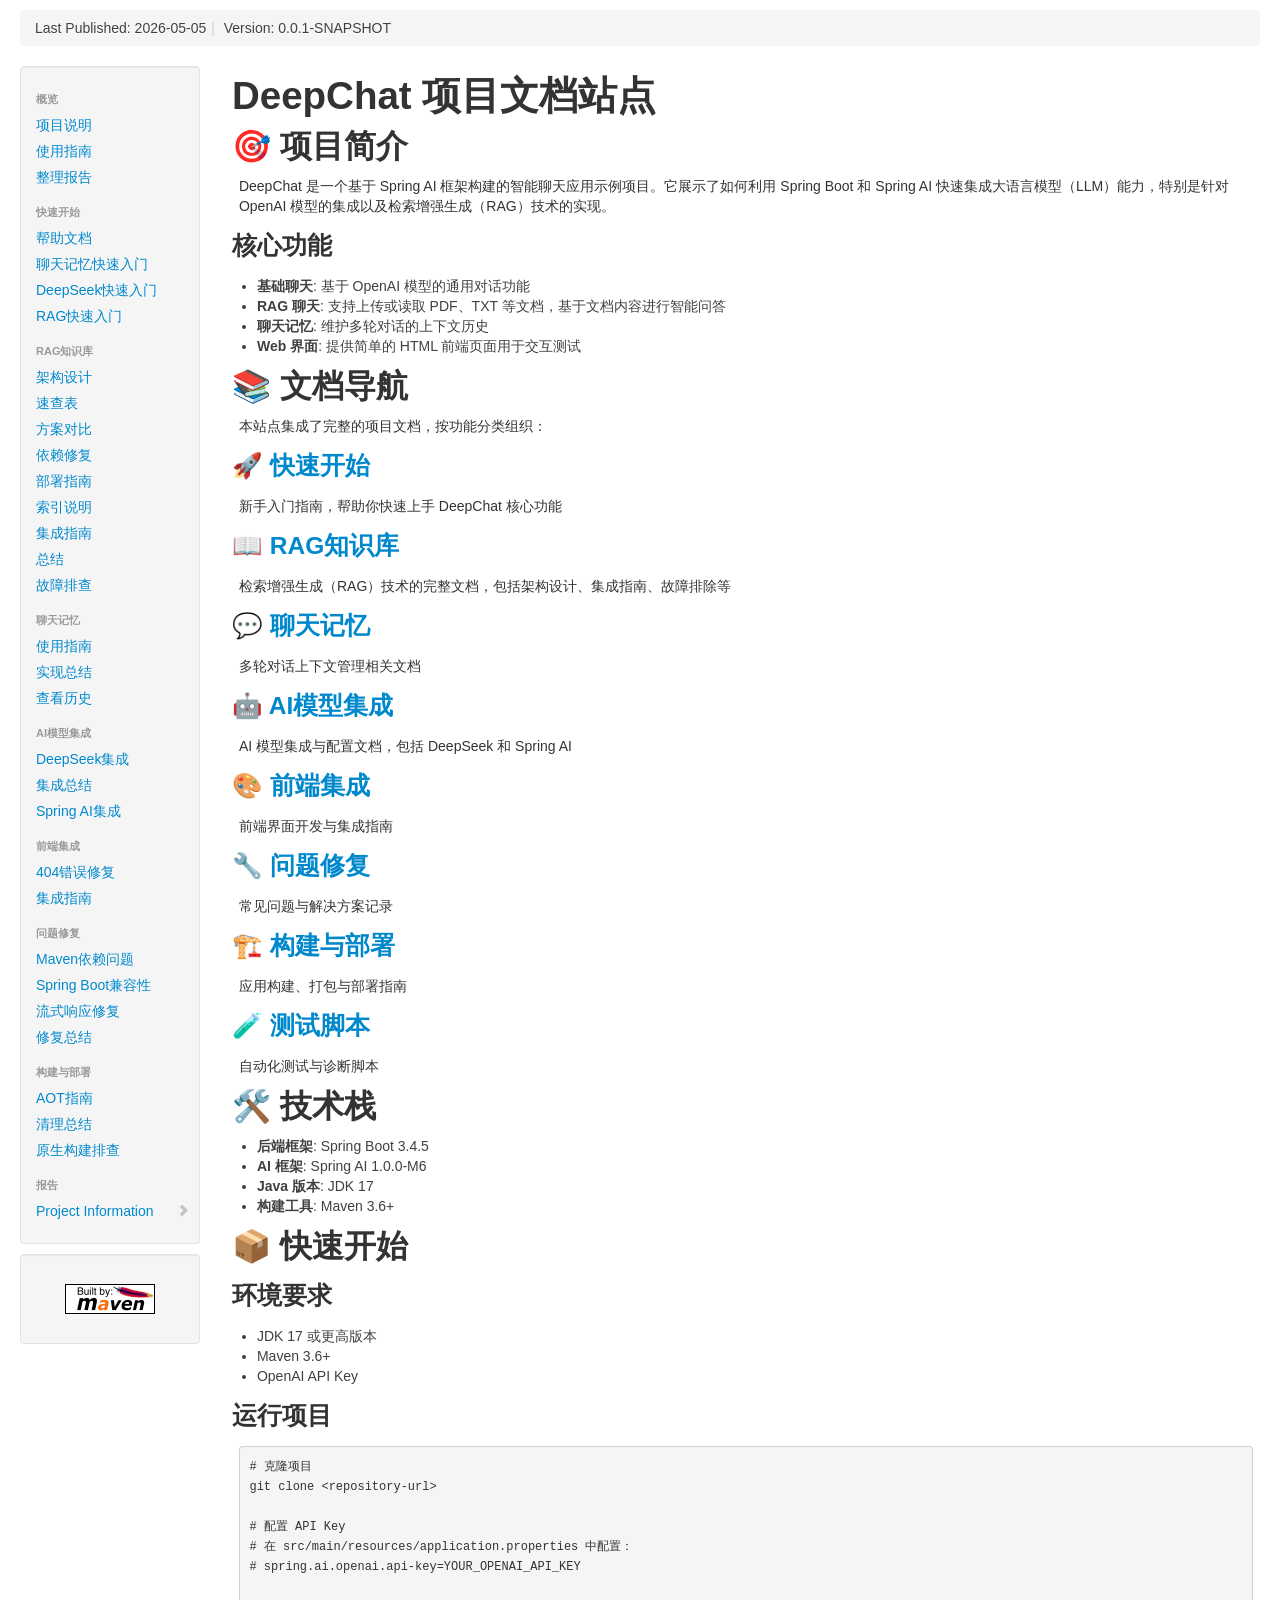
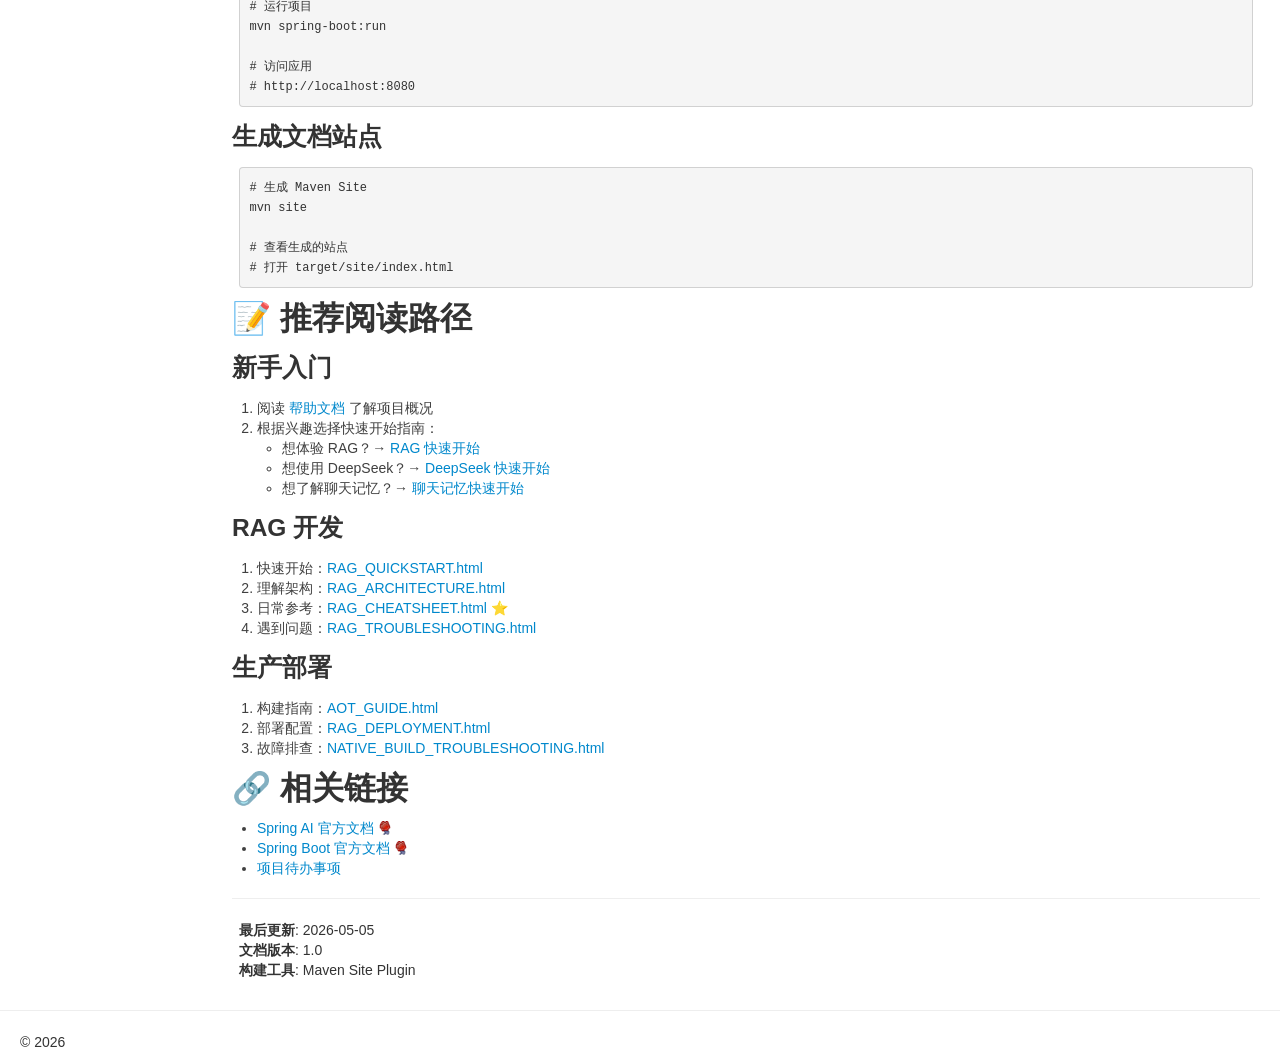
<file: index.html>
<!DOCTYPE html>


<!--
 | Generated by Apache Maven Doxia Site Renderer 2.0.0 from src/site/markdown/index.md at 2026-05-05
 | Rendered using Apache Maven Fluido Skin 2.0.0-M9
-->
<html xmlns="http://www.w3.org/1999/xhtml" lang="en">
  <head>
    <meta charset="UTF-8" />
    <meta name="viewport" content="width=device-width, initial-scale=1" />
    <meta name="generator" content="Apache Maven Doxia Site Renderer 2.0.0" />
    <title>DeepChat 项目文档站点 – DeepChat</title>
    <link rel="stylesheet" href="./css/apache-maven-fluido-2.0.0-M9.min.css" />
    <link rel="stylesheet" href="./css/site.css" />
    <link rel="stylesheet" href="./css/print.css" media="print" />
    <script src="./js/apache-maven-fluido-2.0.0-M9.min.js"></script>
  </head>
  <body>
    <div class="container-fluid container-fluid-top">
      <header>
        <div id="banner">
          <div class="pull-left"></div>
          <div class="pull-right"></div>
          <div class="clear"><hr/></div>
        </div>

        <div id="breadcrumbs">
          <ul class="breadcrumb">
        <li id="publishDate">Last Published: 2026-05-05<span class="divider">|</span>
</li>
          <li id="projectVersion">Version: 0.0.1-SNAPSHOT</li>
          </ul>
        </div>
      </header>
      <div class="row-fluid">
        <header id="leftColumn" class="span2">
          <nav class="well sidebar-nav">
  <ul class="nav nav-list">
   <li class="nav-header">概览</li>
    <li><a href="docs/README.html">项目说明</a></li>
    <li><a href="docs/Maven_Site_使用说明.html">使用指南</a></li>
    <li><a href="docs/文档整理报告.html">整理报告</a></li>
   <li class="nav-header">快速开始</li>
    <li><a href="docs/01-快速开始/HELP.html">帮助文档</a></li>
    <li><a href="docs/01-快速开始/QUICKSTART_CHAT_MEMORY.html">聊天记忆快速入门</a></li>
    <li><a href="docs/01-快速开始/QUICKSTART_DEEPSEEK.html">DeepSeek快速入门</a></li>
    <li><a href="docs/01-快速开始/RAG_QUICKSTART.html">RAG快速入门</a></li>
   <li class="nav-header">RAG知识库</li>
    <li><a href="docs/02-RAG知识库/RAG_ARCHITECTURE.html">架构设计</a></li>
    <li><a href="docs/02-RAG知识库/RAG_CHEATSHEET.html">速查表</a></li>
    <li><a href="docs/02-RAG知识库/RAG_COMPARISON.html">方案对比</a></li>
    <li><a href="docs/02-RAG知识库/RAG_DEPENDENCY_FIX.html">依赖修复</a></li>
    <li><a href="docs/02-RAG知识库/RAG_DEPLOYMENT.html">部署指南</a></li>
    <li><a href="docs/02-RAG知识库/RAG_INDEX.html">索引说明</a></li>
    <li><a href="docs/02-RAG知识库/RAG_INTEGRATION.html">集成指南</a></li>
    <li><a href="docs/02-RAG知识库/RAG_SUMMARY.html">总结</a></li>
    <li><a href="docs/02-RAG知识库/RAG_TROUBLESHOOTING.html">故障排查</a></li>
   <li class="nav-header">聊天记忆</li>
    <li><a href="docs/03-聊天记忆/CHAT_MEMORY_GUIDE.html">使用指南</a></li>
    <li><a href="docs/03-聊天记忆/CHAT_MEMORY_IMPLEMENTATION_SUMMARY.html">实现总结</a></li>
    <li><a href="docs/03-聊天记忆/VIEW_CHAT_HISTORY.html">查看历史</a></li>
   <li class="nav-header">AI模型集成</li>
    <li><a href="docs/04-AI模型集成/DEEPSEEK_INTEGRATION.html">DeepSeek集成</a></li>
    <li><a href="docs/04-AI模型集成/DEEPSEEK_INTEGRATION_SUMMARY.html">集成总结</a></li>
    <li><a href="docs/04-AI模型集成/SPRING_AI_INTEGRATION.html">Spring AI集成</a></li>
   <li class="nav-header">前端集成</li>
    <li><a href="docs/05-前端集成/FIX_404_ERROR.html">404错误修复</a></li>
    <li><a href="docs/05-前端集成/FRONTEND_INTEGRATION.html">集成指南</a></li>
   <li class="nav-header">问题修复</li>
    <li><a href="docs/06-问题修复/FIX_MAVEN_DEPENDENCY_ISSUE.html">Maven依赖问题</a></li>
    <li><a href="docs/06-问题修复/FIX_SPRING_BOOT_COMPATIBILITY.html">Spring Boot兼容性</a></li>
    <li><a href="docs/06-问题修复/FIX_STREAMING_RESPONSE.html">流式响应修复</a></li>
    <li><a href="docs/06-问题修复/FIX_SUCCESS.html">修复总结</a></li>
   <li class="nav-header">构建与部署</li>
    <li><a href="docs/07-构建与部署/AOT_GUIDE.html">AOT指南</a></li>
    <li><a href="docs/07-构建与部署/CLEANUP_SUMMARY.html">清理总结</a></li>
    <li><a href="docs/07-构建与部署/NATIVE_BUILD_TROUBLESHOOTING.html">原生构建排查</a></li>
   <li class="nav-header">报告</li>
    <li><a href="project-info.html"><span class="icon-chevron-right"></span>Project Information</a></li>
  </ul>
          </nav>
          <div class="well sidebar-nav">
            <div id="poweredBy">
              <div class="clear"></div>
              <div class="clear"></div>
<a href="https://maven.apache.org/" class="builtBy" target="_blank"><img class="builtBy" alt="Built by Maven" src="./images/logos/maven-feather.png" /></a>
            </div>
          </div>
        </header>
        <main id="bodyColumn" class="span10">
<section><a id="DeepChat_.E9.A1.B9.E7.9B.AE.E6.96.87.E6.A1.A3.E7.AB.99.E7.82.B9"></a>
<h1>DeepChat &#x9879;&#x76ee;&#x6587;&#x6863;&#x7ad9;&#x70b9;</h1><section><a id="a.3F.3F_.E9.A1.B9.E7.9B.AE.E7.AE.80.E4.BB.8B"></a>
<h2>&#x1f3af; &#x9879;&#x76ee;&#x7b80;&#x4ecb;</h2>
<p>DeepChat &#x662f;&#x4e00;&#x4e2a;&#x57fa;&#x4e8e; Spring AI &#x6846;&#x67b6;&#x6784;&#x5efa;&#x7684;&#x667a;&#x80fd;&#x804a;&#x5929;&#x5e94;&#x7528;&#x793a;&#x4f8b;&#x9879;&#x76ee;&#x3002;&#x5b83;&#x5c55;&#x793a;&#x4e86;&#x5982;&#x4f55;&#x5229;&#x7528; Spring Boot &#x548c; Spring AI &#x5feb;&#x901f;&#x96c6;&#x6210;&#x5927;&#x8bed;&#x8a00;&#x6a21;&#x578b;&#xff08;LLM&#xff09;&#x80fd;&#x529b;&#xff0c;&#x7279;&#x522b;&#x662f;&#x9488;&#x5bf9; OpenAI &#x6a21;&#x578b;&#x7684;&#x96c6;&#x6210;&#x4ee5;&#x53ca;&#x68c0;&#x7d22;&#x589e;&#x5f3a;&#x751f;&#x6210;&#xff08;RAG&#xff09;&#x6280;&#x672f;&#x7684;&#x5b9e;&#x73b0;&#x3002;</p><section><a id="a.E6.A0.B8.E5.BF.83.E5.8A.9F.E8.83.BD"></a>
<h3>&#x6838;&#x5fc3;&#x529f;&#x80fd;</h3>
<ul>

<li><strong>&#x57fa;&#x7840;&#x804a;&#x5929;</strong>: &#x57fa;&#x4e8e; OpenAI &#x6a21;&#x578b;&#x7684;&#x901a;&#x7528;&#x5bf9;&#x8bdd;&#x529f;&#x80fd;</li>
<li><strong>RAG &#x804a;&#x5929;</strong>: &#x652f;&#x6301;&#x4e0a;&#x4f20;&#x6216;&#x8bfb;&#x53d6; PDF&#x3001;TXT &#x7b49;&#x6587;&#x6863;&#xff0c;&#x57fa;&#x4e8e;&#x6587;&#x6863;&#x5185;&#x5bb9;&#x8fdb;&#x884c;&#x667a;&#x80fd;&#x95ee;&#x7b54;</li>
<li><strong>&#x804a;&#x5929;&#x8bb0;&#x5fc6;</strong>: &#x7ef4;&#x62a4;&#x591a;&#x8f6e;&#x5bf9;&#x8bdd;&#x7684;&#x4e0a;&#x4e0b;&#x6587;&#x5386;&#x53f2;</li>
<li><strong>Web &#x754c;&#x9762;</strong>: &#x63d0;&#x4f9b;&#x7b80;&#x5355;&#x7684; HTML &#x524d;&#x7aef;&#x9875;&#x9762;&#x7528;&#x4e8e;&#x4ea4;&#x4e92;&#x6d4b;&#x8bd5;</li>
</ul></section></section><section><a id="a.3F.3F_.E6.96.87.E6.A1.A3.E5.AF.BC.E8.88.AA"></a>
<h2>&#x1f4da; &#x6587;&#x6863;&#x5bfc;&#x822a;</h2>
<p>&#x672c;&#x7ad9;&#x70b9;&#x96c6;&#x6210;&#x4e86;&#x5b8c;&#x6574;&#x7684;&#x9879;&#x76ee;&#x6587;&#x6863;&#xff0c;&#x6309;&#x529f;&#x80fd;&#x5206;&#x7c7b;&#x7ec4;&#x7ec7;&#xff1a;</p><section><a id="a.3F.3F_.E5.BF.AB.E9.80.9F.E5.BC.80.E5.A7.8B"></a>
<h3>&#x1f680; <a href="docs/01-快速开始/">&#x5feb;&#x901f;&#x5f00;&#x59cb;</a></h3>
<p>&#x65b0;&#x624b;&#x5165;&#x95e8;&#x6307;&#x5357;&#xff0c;&#x5e2e;&#x52a9;&#x4f60;&#x5feb;&#x901f;&#x4e0a;&#x624b; DeepChat &#x6838;&#x5fc3;&#x529f;&#x80fd;</p></section><section><a id="a.3F.3F_RAG.E7.9F.A5.E8.AF.86.E5.BA.93"></a>
<h3>&#x1f4d6; <a href="docs/02-RAG知识库/">RAG&#x77e5;&#x8bc6;&#x5e93;</a></h3>
<p>&#x68c0;&#x7d22;&#x589e;&#x5f3a;&#x751f;&#x6210;&#xff08;RAG&#xff09;&#x6280;&#x672f;&#x7684;&#x5b8c;&#x6574;&#x6587;&#x6863;&#xff0c;&#x5305;&#x62ec;&#x67b6;&#x6784;&#x8bbe;&#x8ba1;&#x3001;&#x96c6;&#x6210;&#x6307;&#x5357;&#x3001;&#x6545;&#x969c;&#x6392;&#x9664;&#x7b49;</p></section><section><a id="a.3F.3F_.E8.81.8A.E5.A4.A9.E8.AE.B0.E5.BF.86"></a>
<h3>&#x1f4ac; <a href="docs/03-聊天记忆/">&#x804a;&#x5929;&#x8bb0;&#x5fc6;</a></h3>
<p>&#x591a;&#x8f6e;&#x5bf9;&#x8bdd;&#x4e0a;&#x4e0b;&#x6587;&#x7ba1;&#x7406;&#x76f8;&#x5173;&#x6587;&#x6863;</p></section><section><a id="a.3F.3F_AI.E6.A8.A1.E5.9E.8B.E9.9B.86.E6.88.90"></a>
<h3>&#x1f916; <a href="docs/04-AI模型集成/">AI&#x6a21;&#x578b;&#x96c6;&#x6210;</a></h3>
<p>AI &#x6a21;&#x578b;&#x96c6;&#x6210;&#x4e0e;&#x914d;&#x7f6e;&#x6587;&#x6863;&#xff0c;&#x5305;&#x62ec; DeepSeek &#x548c; Spring AI</p></section><section><a id="a.3F.3F_.E5.89.8D.E7.AB.AF.E9.9B.86.E6.88.90"></a>
<h3>&#x1f3a8; <a href="docs/05-前端集成/">&#x524d;&#x7aef;&#x96c6;&#x6210;</a></h3>
<p>&#x524d;&#x7aef;&#x754c;&#x9762;&#x5f00;&#x53d1;&#x4e0e;&#x96c6;&#x6210;&#x6307;&#x5357;</p></section><section><a id="a.3F.3F_.E9.97.AE.E9.A2.98.E4.BF.AE.E5.A4.8D"></a>
<h3>&#x1f527; <a href="docs/06-问题修复/">&#x95ee;&#x9898;&#x4fee;&#x590d;</a></h3>
<p>&#x5e38;&#x89c1;&#x95ee;&#x9898;&#x4e0e;&#x89e3;&#x51b3;&#x65b9;&#x6848;&#x8bb0;&#x5f55;</p></section><section><a id="a.3F.3F.EF.B8.8F_.E6.9E.84.E5.BB.BA.E4.B8.8E.E9.83.A8.E7.BD.B2"></a>
<h3>&#x1f3d7;&#xfe0f; <a href="docs/07-构建与部署/">&#x6784;&#x5efa;&#x4e0e;&#x90e8;&#x7f72;</a></h3>
<p>&#x5e94;&#x7528;&#x6784;&#x5efa;&#x3001;&#x6253;&#x5305;&#x4e0e;&#x90e8;&#x7f72;&#x6307;&#x5357;</p></section><section><a id="a.3F.3F_.E6.B5.8B.E8.AF.95.E8.84.9A.E6.9C.AC"></a>
<h3>&#x1f9ea; <a href="docs/08-测试脚本/">&#x6d4b;&#x8bd5;&#x811a;&#x672c;</a></h3>
<p>&#x81ea;&#x52a8;&#x5316;&#x6d4b;&#x8bd5;&#x4e0e;&#x8bca;&#x65ad;&#x811a;&#x672c;</p></section></section><section><a id="a.3F.3F.EF.B8.8F_.E6.8A.80.E6.9C.AF.E6.A0.88"></a>
<h2>&#x1f6e0;&#xfe0f; &#x6280;&#x672f;&#x6808;</h2>
<ul>

<li><strong>&#x540e;&#x7aef;&#x6846;&#x67b6;</strong>: Spring Boot 3.4.5</li>
<li><strong>AI &#x6846;&#x67b6;</strong>: Spring AI 1.0.0-M6</li>
<li><strong>Java &#x7248;&#x672c;</strong>: JDK 17</li>
<li><strong>&#x6784;&#x5efa;&#x5de5;&#x5177;</strong>: Maven 3.6+</li>
</ul></section><section><a id="a.3F.3F_.E5.BF.AB.E9.80.9F.E5.BC.80.E5.A7.8B_1"></a>
<h2>&#x1f4e6; &#x5feb;&#x901f;&#x5f00;&#x59cb;</h2><section><a id="a.E7.8E.AF.E5.A2.83.E8.A6.81.E6.B1.82"></a>
<h3>&#x73af;&#x5883;&#x8981;&#x6c42;</h3>
<ul>

<li>JDK 17 &#x6216;&#x66f4;&#x9ad8;&#x7248;&#x672c;</li>
<li>Maven 3.6+</li>
<li>OpenAI API Key</li>
</ul></section><section><a id="a.E8.BF.90.E8.A1.8C.E9.A1.B9.E7.9B.AE"></a>
<h3>&#x8fd0;&#x884c;&#x9879;&#x76ee;</h3>

<pre><code class="language-bash"># &#x514b;&#x9686;&#x9879;&#x76ee;
git clone &lt;repository-url&gt;

# &#x914d;&#x7f6e; API Key
# &#x5728; src/main/resources/application.properties &#x4e2d;&#x914d;&#x7f6e;&#xff1a;
# spring.ai.openai.api-key=YOUR_OPENAI_API_KEY

# &#x8fd0;&#x884c;&#x9879;&#x76ee;
mvn spring-boot:run

# &#x8bbf;&#x95ee;&#x5e94;&#x7528;
# http://localhost:8080
</code></pre></section><section><a id="a.E7.94.9F.E6.88.90.E6.96.87.E6.A1.A3.E7.AB.99.E7.82.B9"></a>
<h3>&#x751f;&#x6210;&#x6587;&#x6863;&#x7ad9;&#x70b9;</h3>

<pre><code class="language-bash"># &#x751f;&#x6210; Maven Site
mvn site

# &#x67e5;&#x770b;&#x751f;&#x6210;&#x7684;&#x7ad9;&#x70b9;
# &#x6253;&#x5f00; target/site/index.html
</code></pre></section></section><section><a id="a.3F.3F_.E6.8E.A8.E8.8D.90.E9.98.85.E8.AF.BB.E8.B7.AF.E5.BE.84"></a>
<h2>&#x1f4dd; &#x63a8;&#x8350;&#x9605;&#x8bfb;&#x8def;&#x5f84;</h2><section><a id="a.E6.96.B0.E6.89.8B.E5.85.A5.E9.97.A8"></a>
<h3>&#x65b0;&#x624b;&#x5165;&#x95e8;</h3>
<ol style="list-style-type: decimal;">

<li>&#x9605;&#x8bfb; <a href="docs/01-快速开始/HELP.html">&#x5e2e;&#x52a9;&#x6587;&#x6863;</a> &#x4e86;&#x89e3;&#x9879;&#x76ee;&#x6982;&#x51b5;</li>
<li>&#x6839;&#x636e;&#x5174;&#x8da3;&#x9009;&#x62e9;&#x5feb;&#x901f;&#x5f00;&#x59cb;&#x6307;&#x5357;&#xff1a;
<ul>

<li>&#x60f3;&#x4f53;&#x9a8c; RAG&#xff1f;&#x2192; <a href="docs/01-快速开始/RAG_QUICKSTART.html">RAG &#x5feb;&#x901f;&#x5f00;&#x59cb;</a></li>
<li>&#x60f3;&#x4f7f;&#x7528; DeepSeek&#xff1f;&#x2192; <a href="docs/01-快速开始/QUICKSTART_DEEPSEEK.html">DeepSeek &#x5feb;&#x901f;&#x5f00;&#x59cb;</a></li>
<li>&#x60f3;&#x4e86;&#x89e3;&#x804a;&#x5929;&#x8bb0;&#x5fc6;&#xff1f;&#x2192; <a href="docs/01-快速开始/QUICKSTART_CHAT_MEMORY.html">&#x804a;&#x5929;&#x8bb0;&#x5fc6;&#x5feb;&#x901f;&#x5f00;&#x59cb;</a></li>
</ul></li>
</ol></section><section><a id="RAG_.E5.BC.80.E5.8F.91"></a>
<h3>RAG &#x5f00;&#x53d1;</h3>
<ol style="list-style-type: decimal;">

<li>&#x5feb;&#x901f;&#x5f00;&#x59cb;&#xff1a;<a href="docs/01-快速开始/RAG_QUICKSTART.html">RAG_QUICKSTART.html</a></li>
<li>&#x7406;&#x89e3;&#x67b6;&#x6784;&#xff1a;<a href="docs/02-RAG知识库/RAG_ARCHITECTURE.html">RAG_ARCHITECTURE.html</a></li>
<li>&#x65e5;&#x5e38;&#x53c2;&#x8003;&#xff1a;<a href="docs/02-RAG知识库/RAG_CHEATSHEET.html">RAG_CHEATSHEET.html</a> &#x2b50;</li>
<li>&#x9047;&#x5230;&#x95ee;&#x9898;&#xff1a;<a href="docs/02-RAG知识库/RAG_TROUBLESHOOTING.html">RAG_TROUBLESHOOTING.html</a></li>
</ol></section><section><a id="a.E7.94.9F.E4.BA.A7.E9.83.A8.E7.BD.B2"></a>
<h3>&#x751f;&#x4ea7;&#x90e8;&#x7f72;</h3>
<ol style="list-style-type: decimal;">

<li>&#x6784;&#x5efa;&#x6307;&#x5357;&#xff1a;<a href="docs/07-构建与部署/AOT_GUIDE.html">AOT_GUIDE.html</a></li>
<li>&#x90e8;&#x7f72;&#x914d;&#x7f6e;&#xff1a;<a href="docs/02-RAG知识库/RAG_DEPLOYMENT.html">RAG_DEPLOYMENT.html</a></li>
<li>&#x6545;&#x969c;&#x6392;&#x67e5;&#xff1a;<a href="docs/07-构建与部署/NATIVE_BUILD_TROUBLESHOOTING.html">NATIVE_BUILD_TROUBLESHOOTING.html</a></li>
</ol></section></section><section><a id="a.3F.3F_.E7.9B.B8.E5.85.B3.E9.93.BE.E6.8E.A5"></a>
<h2>&#x1f517; &#x76f8;&#x5173;&#x94fe;&#x63a5;</h2>
<ul>

<li><a href="https://spring.io/projects/spring-ai" class="externalLink">Spring AI &#x5b98;&#x65b9;&#x6587;&#x6863;</a></li>
<li><a href="https://spring.io/projects/spring-boot" class="externalLink">Spring Boot &#x5b98;&#x65b9;&#x6587;&#x6863;</a></li>
<li><a href="../todos.html">&#x9879;&#x76ee;&#x5f85;&#x529e;&#x4e8b;&#x9879;</a></li>
</ul><hr />
<p><strong>&#x6700;&#x540e;&#x66f4;&#x65b0;</strong>: 2026-05-05<br />
<strong>&#x6587;&#x6863;&#x7248;&#x672c;</strong>: 1.0<br />
<strong>&#x6784;&#x5efa;&#x5de5;&#x5177;</strong>: Maven Site Plugin</p></section></section>
        </main>
      </div>
    </div>
    <hr/>
    <footer>
      <div class="container-fluid">
        <div class="row-fluid">
            <p>©      2026
</p>
        </div>
      </div>
    </footer>
<script>
  if(anchors) {
    anchors.add();
  }
</script>
  </body>
</html>
</file>
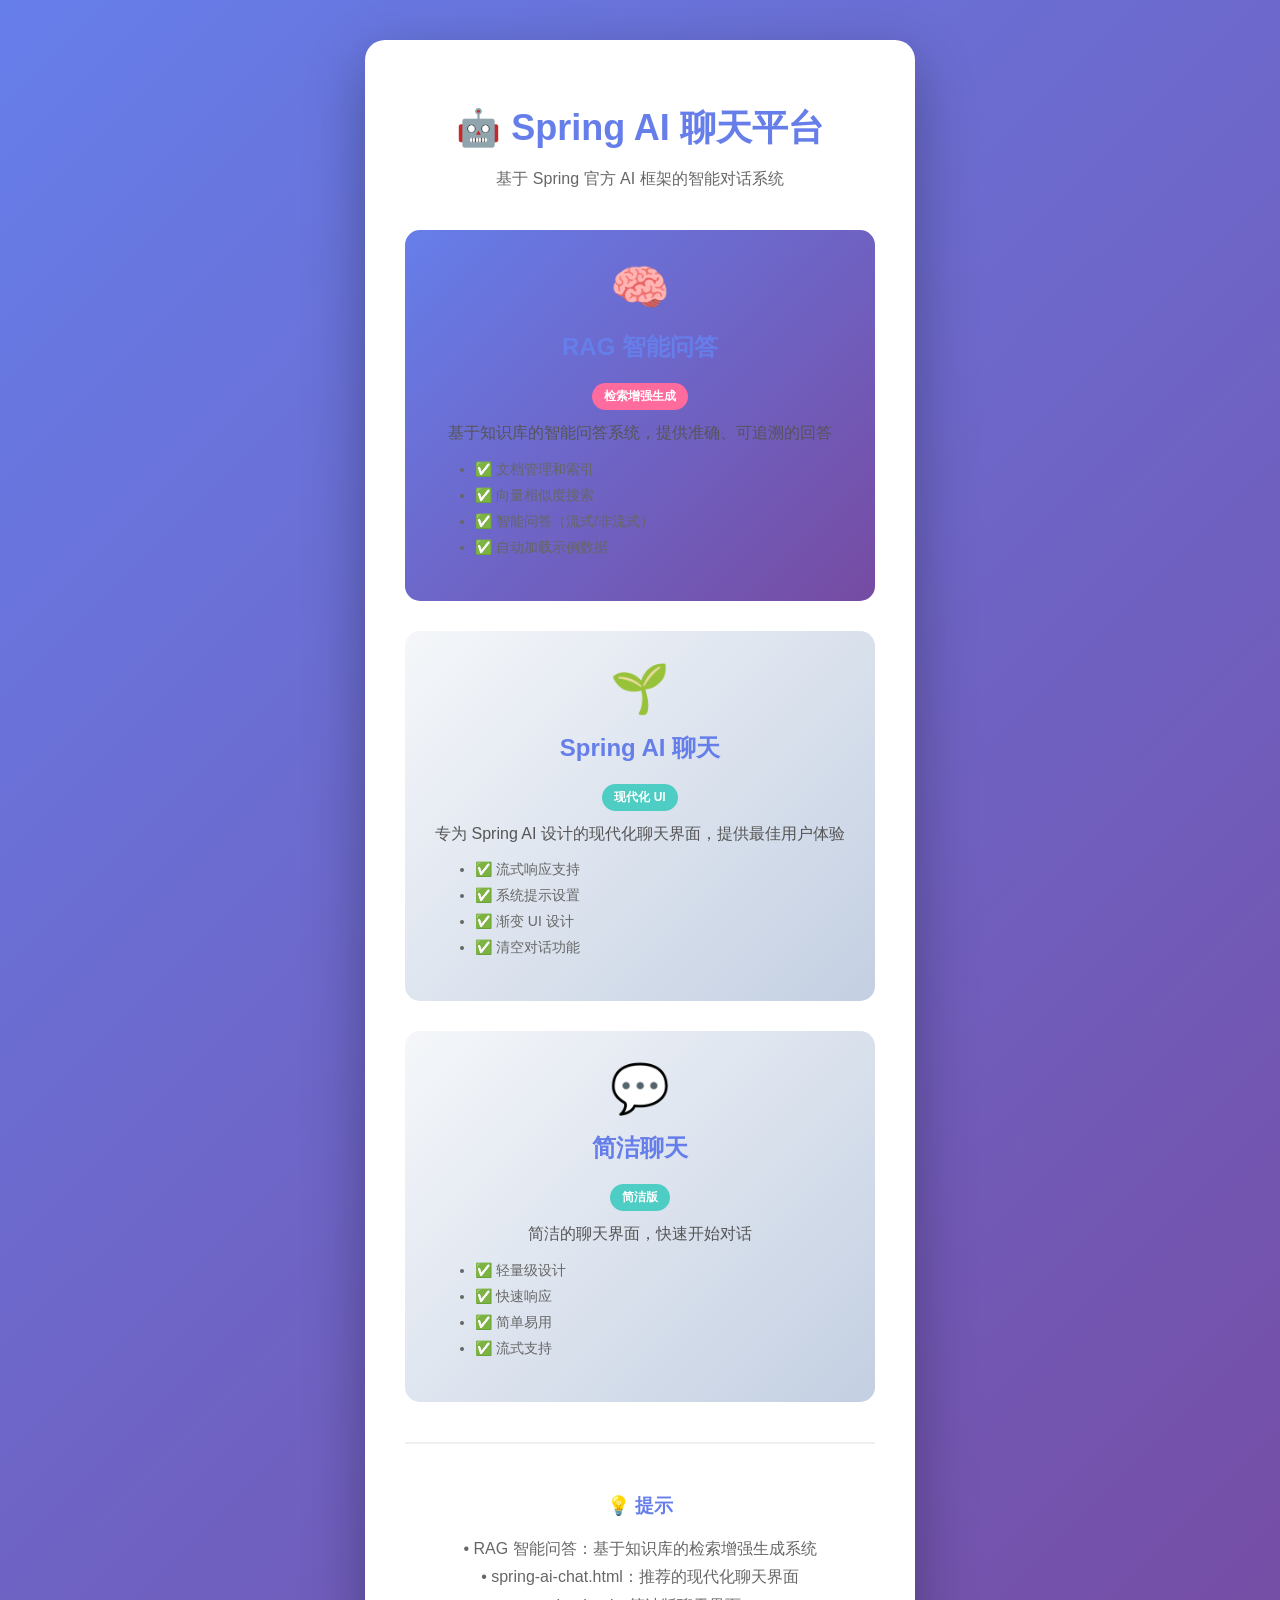
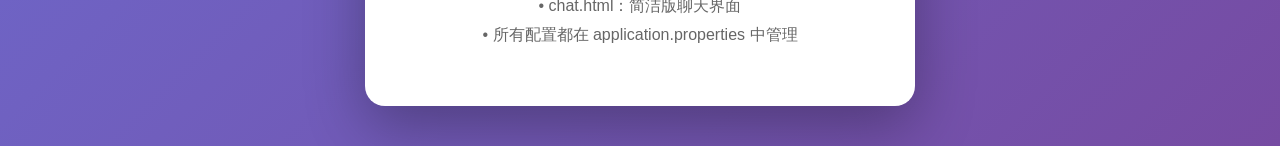
<file: src/main/resources/static/index.html>
<!DOCTYPE html>
<html lang="zh-CN">
<head>
    <meta charset="UTF-8">
    <meta name="viewport" content="width=device-width, initial-scale=1.0">
    <title>Spring AI 聊天平台</title>
    <style>
        body {
            font-family: 'Segoe UI', Tahoma, Geneva, Verdana, sans-serif;
            max-width: 1000px;
            margin: 0 auto;
            padding: 40px 20px;
            background: linear-gradient(135deg, #667eea 0%, #764ba2 100%);
            min-height: 100vh;
            display: flex;
            align-items: center;
            justify-content: center;
        }
        .container {
            background: white;
            border-radius: 20px;
            padding: 40px;
            box-shadow: 0 20px 60px rgba(0,0,0,0.3);
            text-align: center;
        }
        h1 {
            color: #667eea;
            margin-bottom: 10px;
            font-size: 36px;
        }
        .subtitle {
            color: #666;
            margin-bottom: 40px;
            font-size: 16px;
        }
        .cards {
            display: grid;
            grid-template-columns: repeat(auto-fit, minmax(300px, 1fr));
            gap: 30px;
            margin-top: 30px;
        }
        .card {
            background: linear-gradient(135deg, #f5f7fa 0%, #c3cfe2 100%);
            border-radius: 15px;
            padding: 30px;
            transition: transform 0.3s, box-shadow 0.3s;
            cursor: pointer;
            text-decoration: none;
            color: inherit;
            display: block;
        }
        .card:hover {
            transform: translateY(-10px);
            box-shadow: 0 15px 40px rgba(0,0,0,0.2);
        }
        .card-rag {
            background: linear-gradient(135deg, #667eea 0%, #764ba2 100%);
            color: white;
        }
        .card-rag h2,
        .card-rag p,
        .card-rag li {
            color: white;
        }
        .card-icon {
            font-size: 48px;
            margin-bottom: 15px;
        }
        .card h2 {
            color: #667eea;
            margin: 10px 0;
            font-size: 24px;
        }
        .card p {
            color: #555;
            line-height: 1.6;
            margin: 10px 0;
        }
        .badge {
            display: inline-block;
            padding: 5px 12px;
            border-radius: 20px;
            font-size: 12px;
            font-weight: bold;
            margin-top: 10px;
        }
        .badge-langchain {
            background-color: #ff6b6b;
            color: white;
        }
        .badge-spring {
            background-color: #4ecdc4;
            color: white;
        }
        .badge-rag {
            background-color: #ff6b9d;
            color: white;
        }
        .features {
            text-align: left;
            margin-top: 15px;
            font-size: 14px;
        }
        .features li {
            margin: 8px 0;
            color: #666;
        }
    </style>
</head>
<body>
    <div class="container">
        <h1>🤖 Spring AI 聊天平台</h1>
        <p class="subtitle">基于 Spring 官方 AI 框架的智能对话系统</p>
        
        <div class="cards">
            <a href="/rag-chat.html" class="card card-rag">
                <div class="card-icon">🧠</div>
                <h2>RAG 智能问答</h2>
                <span class="badge badge-rag">检索增强生成</span>
                <p>基于知识库的智能问答系统，提供准确、可追溯的回答</p>
                <ul class="features">
                    <li>✅ 文档管理和索引</li>
                    <li>✅ 向量相似度搜索</li>
                    <li>✅ 智能问答（流式/非流式）</li>
                    <li>✅ 自动加载示例数据</li>
                </ul>
            </a>
            
            <a href="/spring-ai-chat.html" class="card">
                <div class="card-icon">🌱</div>
                <h2>Spring AI 聊天</h2>
                <span class="badge badge-spring">现代化 UI</span>
                <p>专为 Spring AI 设计的现代化聊天界面，提供最佳用户体验</p>
                <ul class="features">
                    <li>✅ 流式响应支持</li>
                    <li>✅ 系统提示设置</li>
                    <li>✅ 渐变 UI 设计</li>
                    <li>✅ 清空对话功能</li>
                </ul>
            </a>
            
            <a href="/chat.html" class="card">
                <div class="card-icon">💬</div>
                <h2>简洁聊天</h2>
                <span class="badge badge-spring">简洁版</span>
                <p>简洁的聊天界面，快速开始对话</p>
                <ul class="features">
                    <li>✅ 轻量级设计</li>
                    <li>✅ 快速响应</li>
                    <li>✅ 简单易用</li>
                    <li>✅ 流式支持</li>
                </ul>
            </a>
        </div>
        
        <div style="margin-top: 40px; padding-top: 30px; border-top: 2px solid #f0f0f0;">
            <h3 style="color: #667eea; margin-bottom: 15px;">💡 提示</h3>
            <p style="color: #666; line-height: 1.8;">
                • RAG 智能问答：基于知识库的检索增强生成系统<br>
                • spring-ai-chat.html：推荐的现代化聊天界面<br>
                • chat.html：简洁版聊天界面<br>
                • 所有配置都在 application.properties 中管理
            </p>
        </div>
    </div>
</body>
</html>
</file>
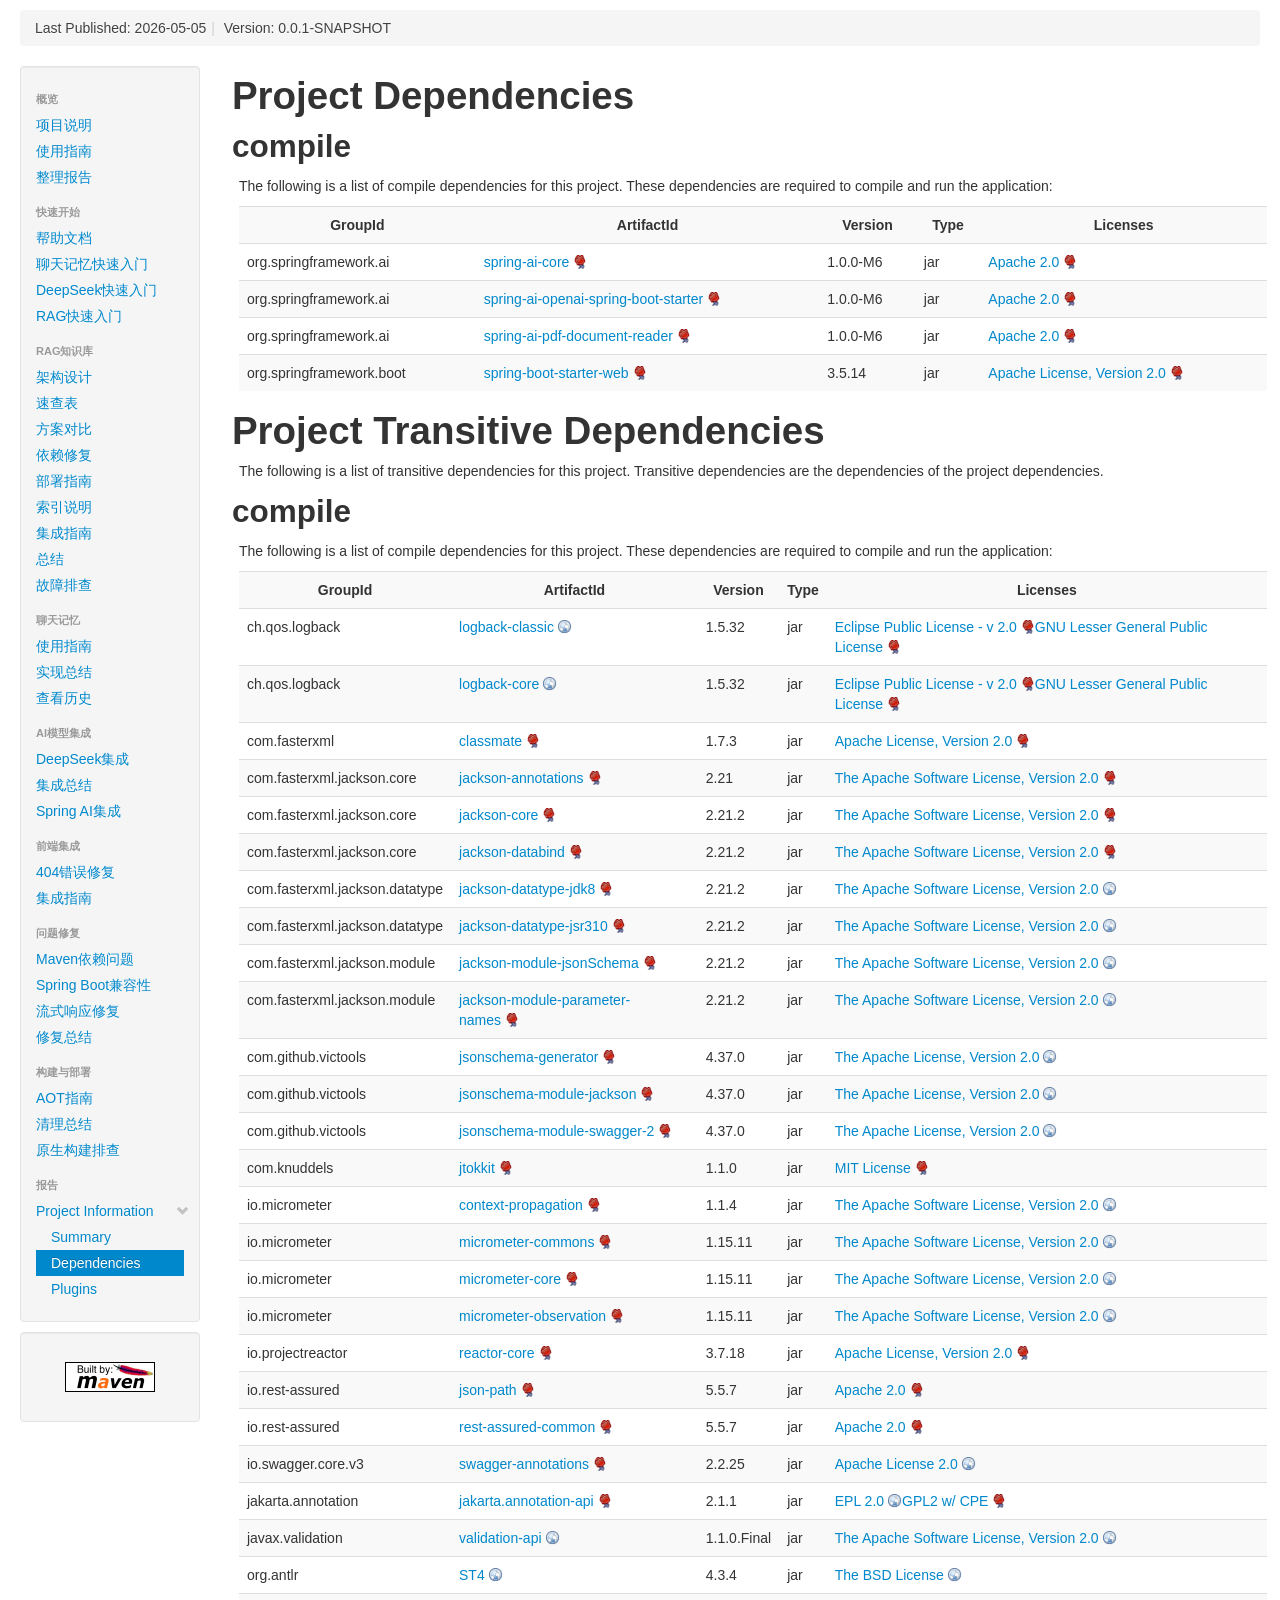
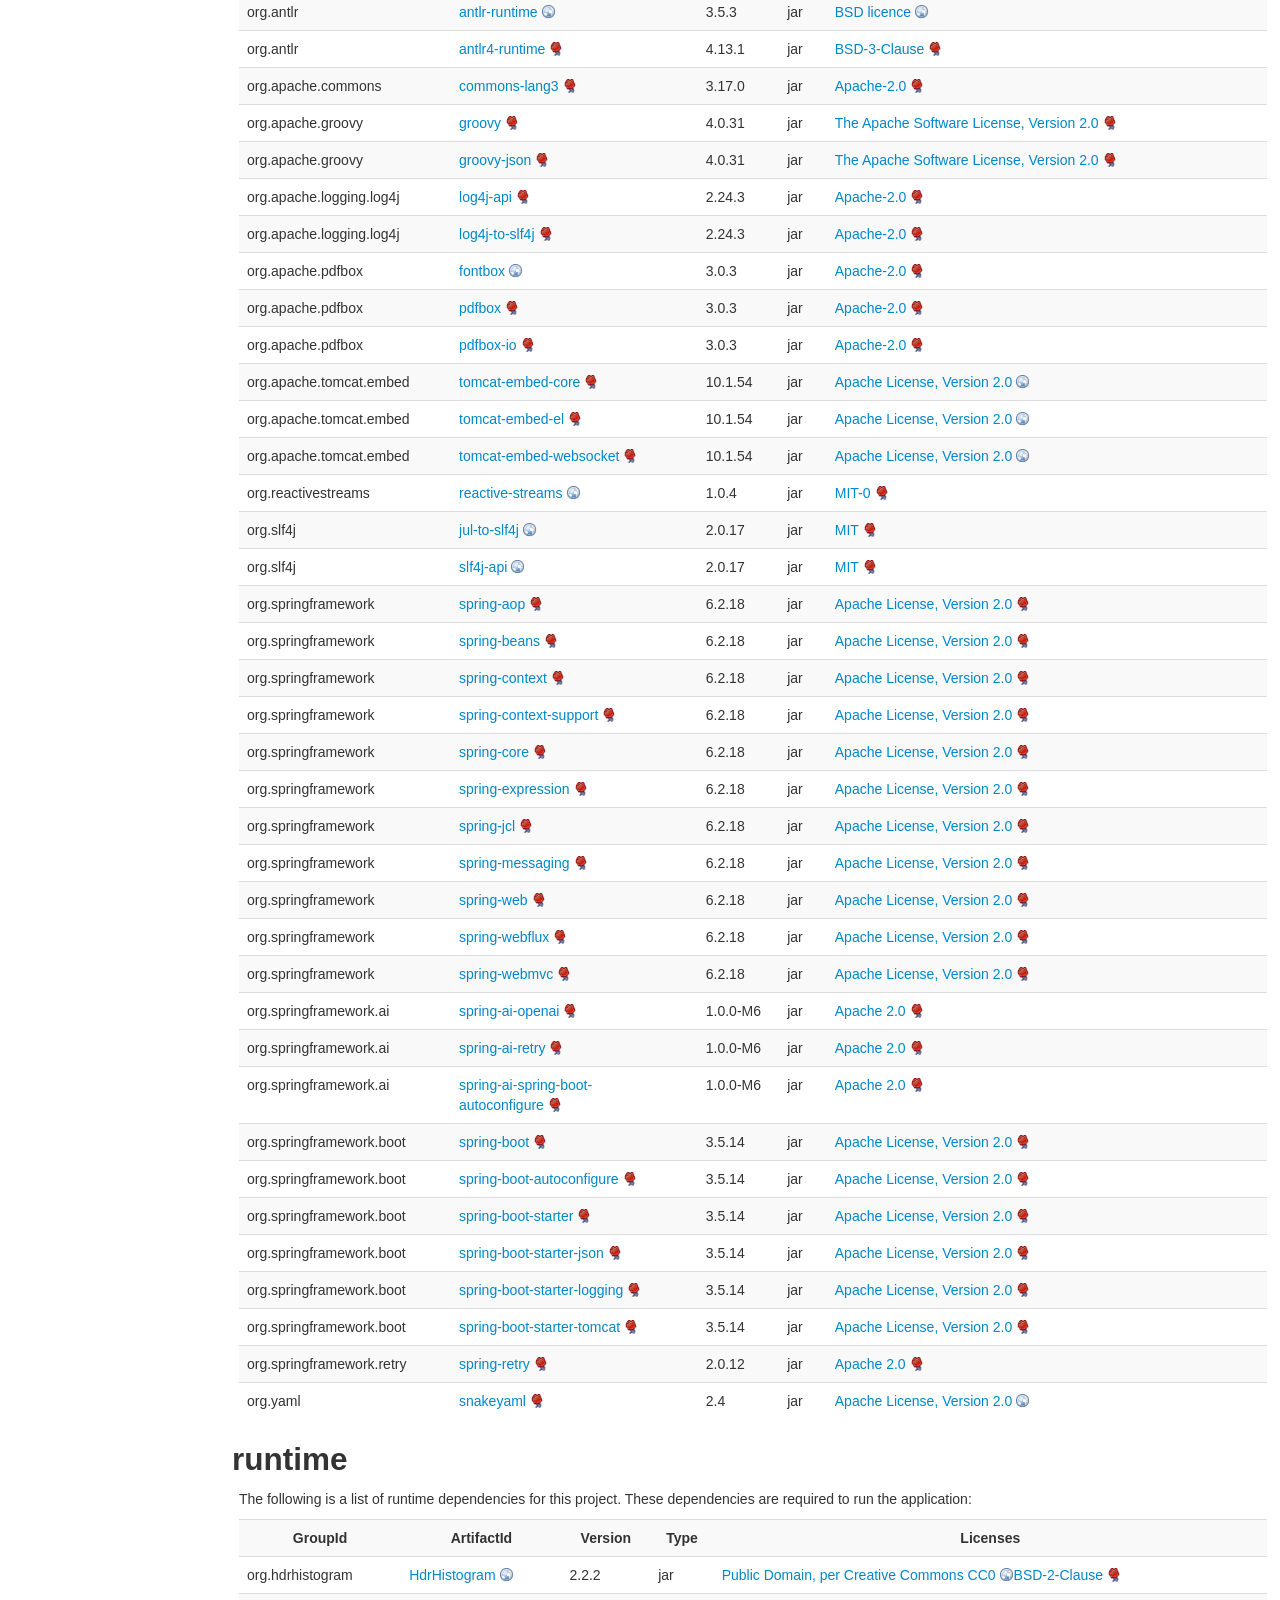
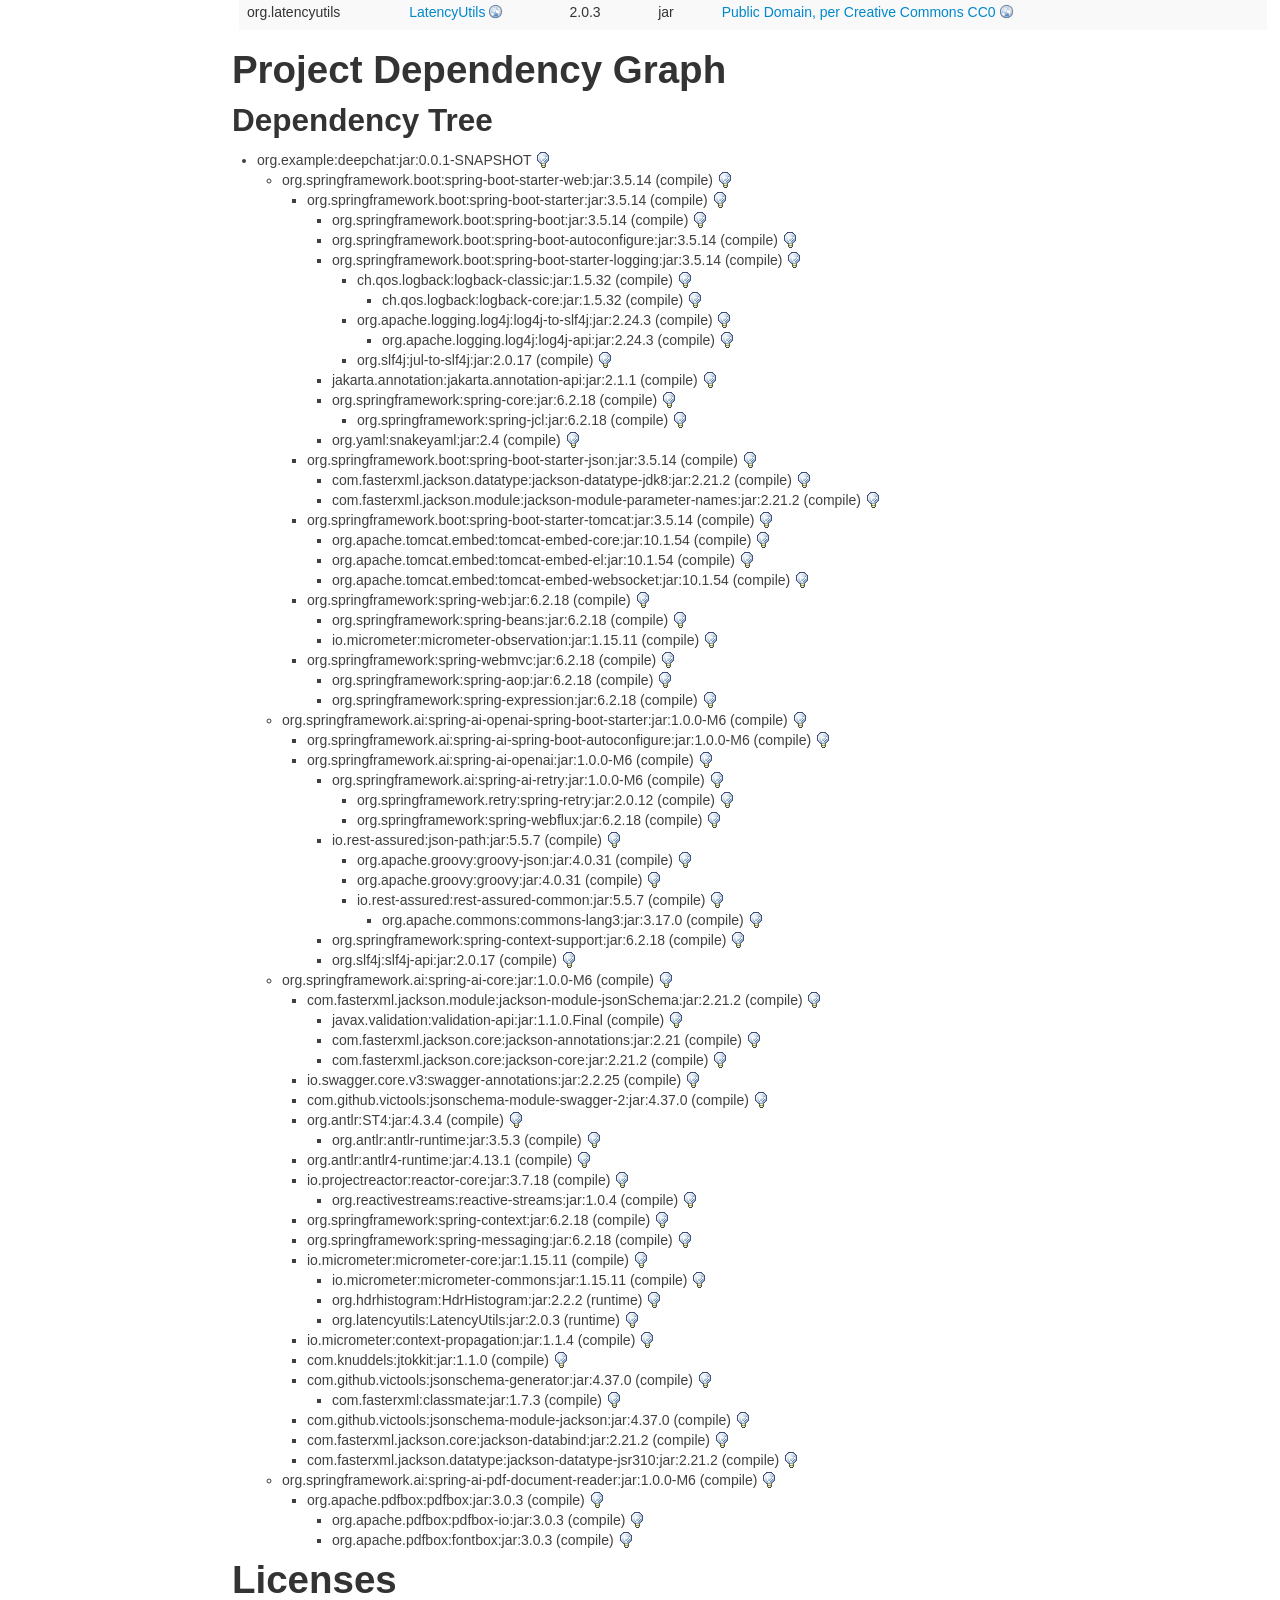
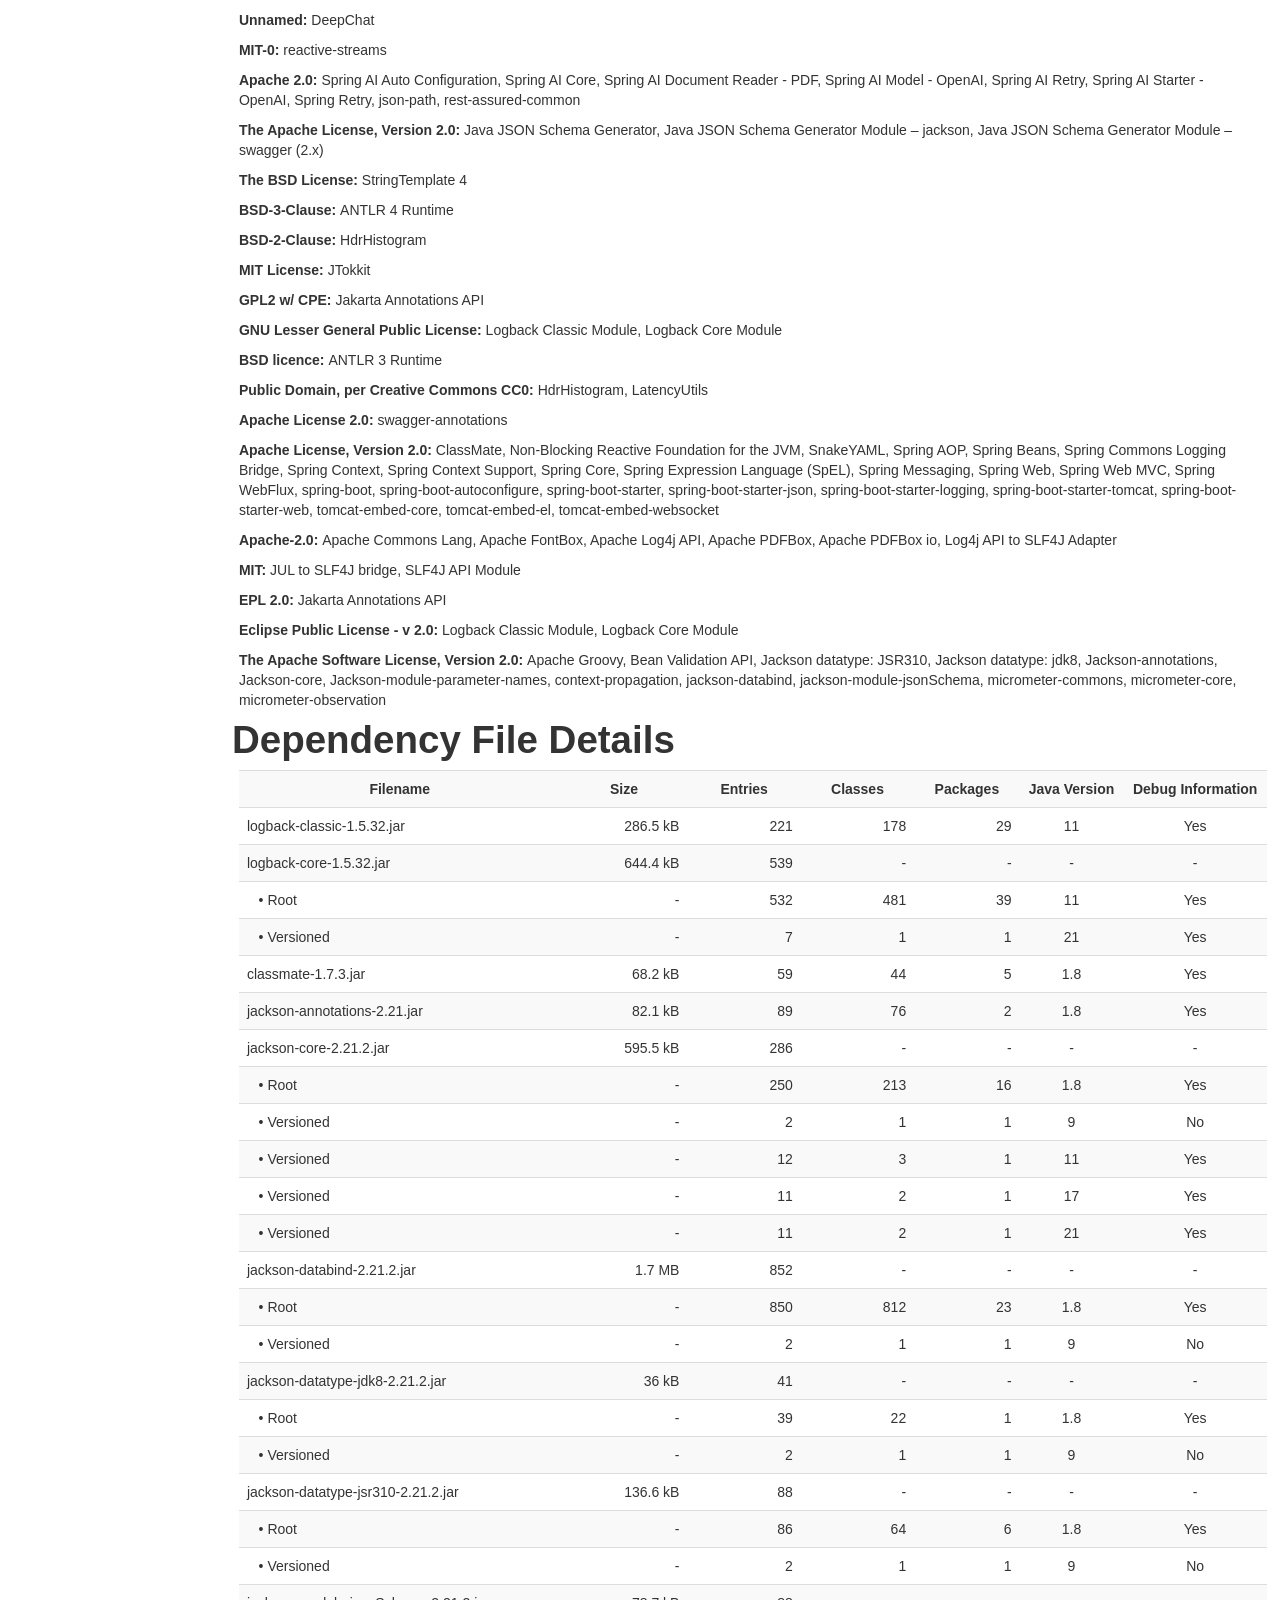
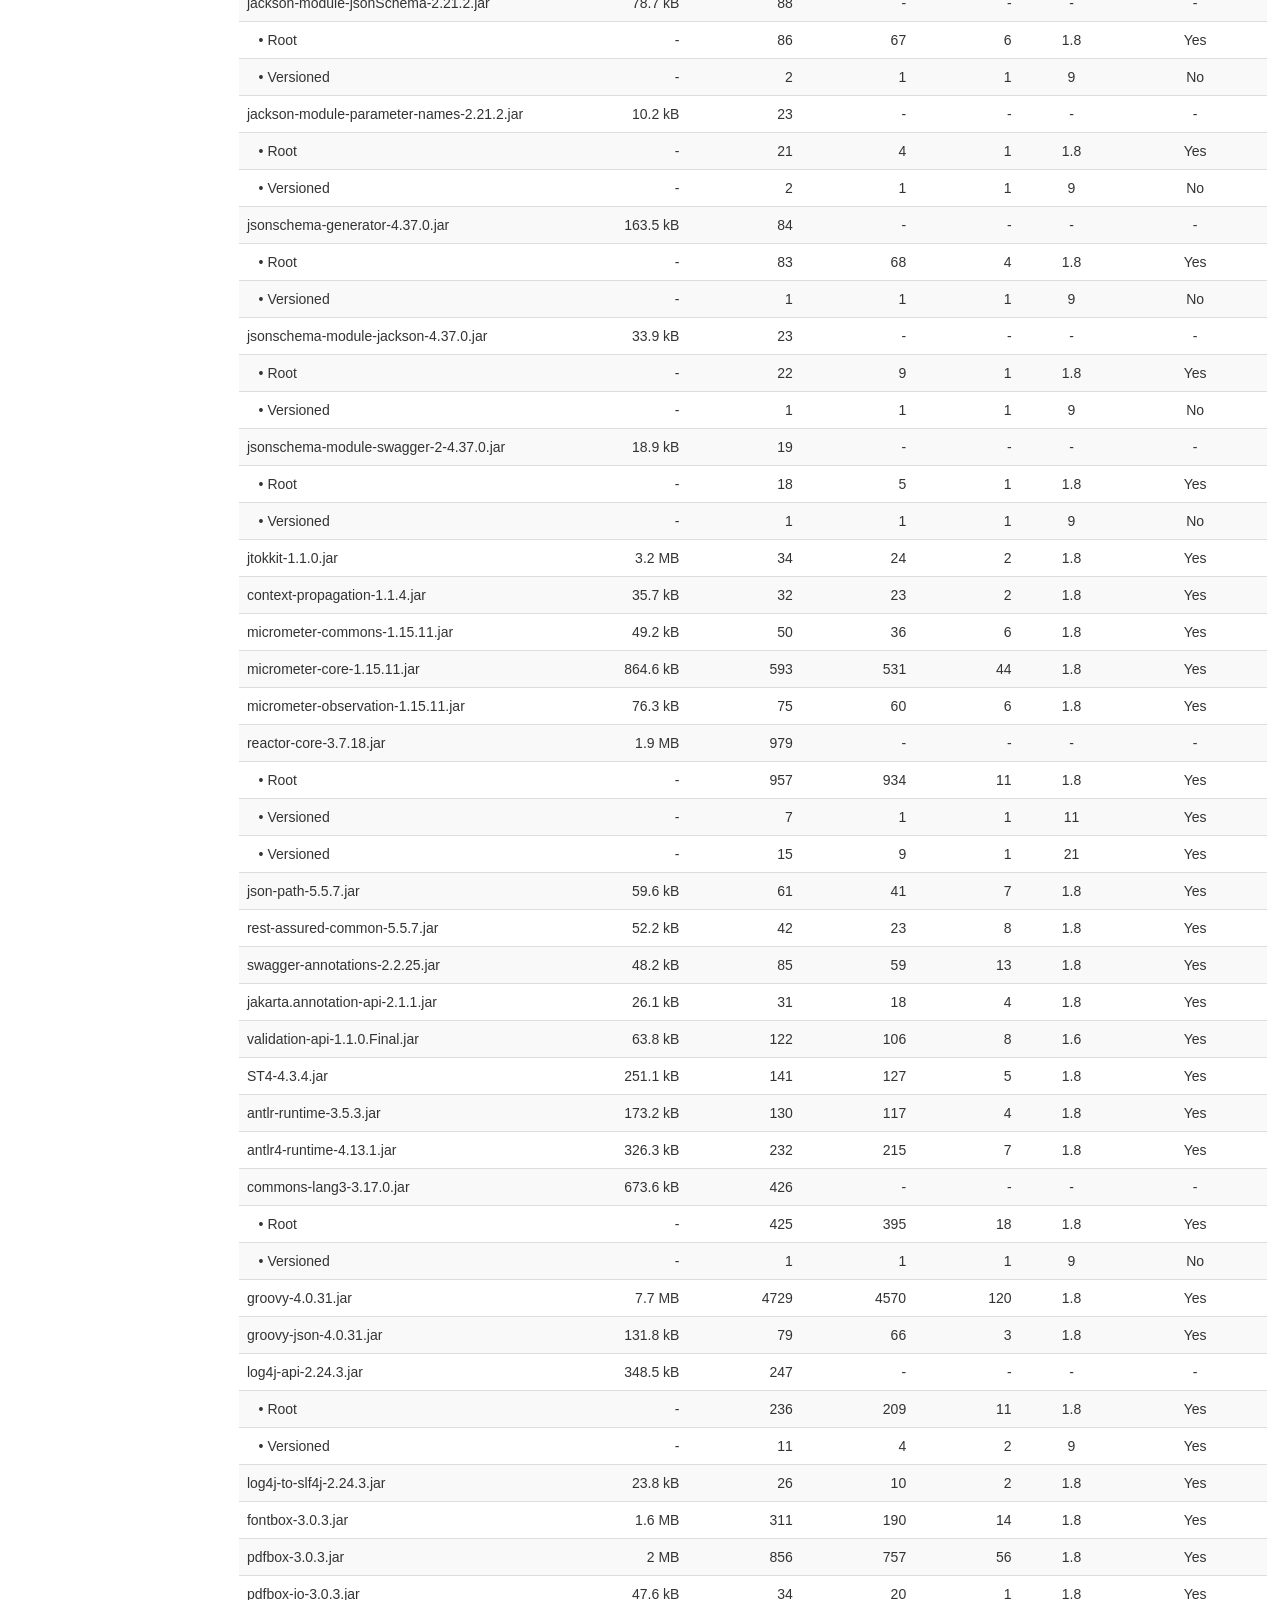
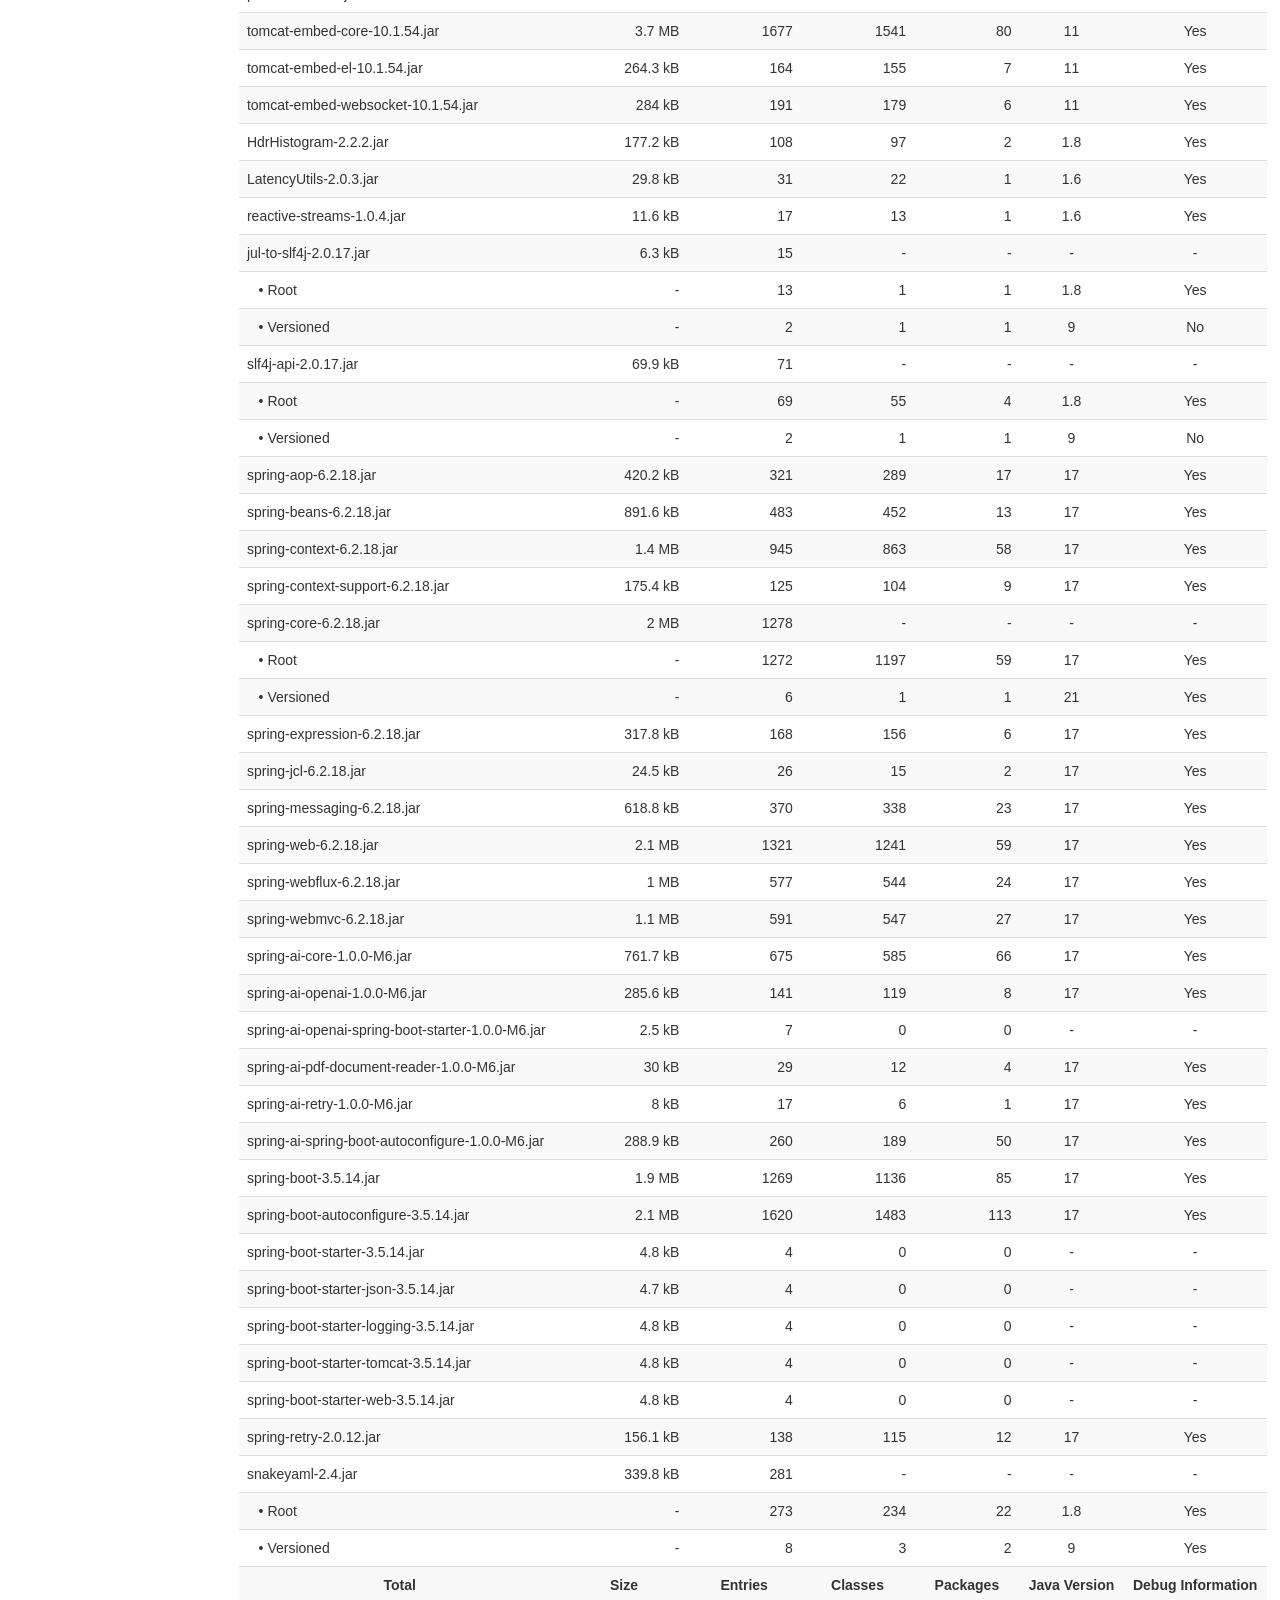
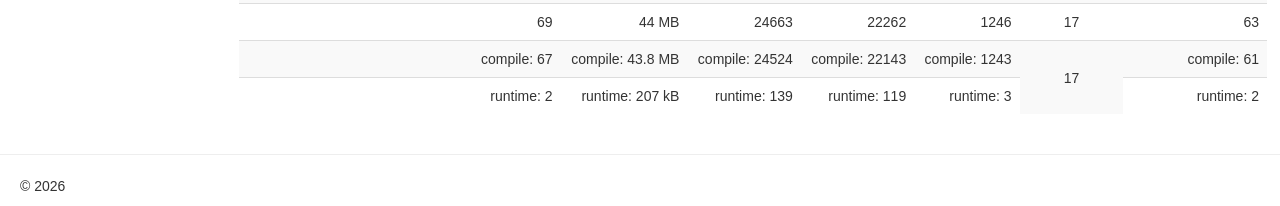
<file: dependencies.html>
<!DOCTYPE html>


<!--
 | Generated by Apache Maven Doxia Site Renderer 2.0.0 from org.apache.maven.plugins:maven-project-info-reports-plugin:3.9.0:dependencies at 2026-05-05
 | Rendered using Apache Maven Fluido Skin 2.0.0-M9
-->
<html xmlns="http://www.w3.org/1999/xhtml" lang="en">
  <head>
    <meta charset="UTF-8" />
    <meta name="viewport" content="width=device-width, initial-scale=1" />
    <meta name="generator" content="Apache Maven Doxia Site Renderer 2.0.0" />
    <title>Project Dependencies – DeepChat</title>
    <link rel="stylesheet" href="./css/apache-maven-fluido-2.0.0-M9.min.css" />
    <link rel="stylesheet" href="./css/site.css" />
    <link rel="stylesheet" href="./css/print.css" media="print" />
    <script src="./js/apache-maven-fluido-2.0.0-M9.min.js"></script>
  </head>
  <body>
    <div class="container-fluid container-fluid-top">
      <header>
        <div id="banner">
          <div class="pull-left"></div>
          <div class="pull-right"></div>
          <div class="clear"><hr/></div>
        </div>

        <div id="breadcrumbs">
          <ul class="breadcrumb">
        <li id="publishDate">Last Published: 2026-05-05<span class="divider">|</span>
</li>
          <li id="projectVersion">Version: 0.0.1-SNAPSHOT</li>
          </ul>
        </div>
      </header>
      <div class="row-fluid">
        <header id="leftColumn" class="span2">
          <nav class="well sidebar-nav">
  <ul class="nav nav-list">
   <li class="nav-header">概览</li>
    <li><a href="docs/README.html">项目说明</a></li>
    <li><a href="docs/Maven_Site_使用说明.html">使用指南</a></li>
    <li><a href="docs/文档整理报告.html">整理报告</a></li>
   <li class="nav-header">快速开始</li>
    <li><a href="docs/01-快速开始/HELP.html">帮助文档</a></li>
    <li><a href="docs/01-快速开始/QUICKSTART_CHAT_MEMORY.html">聊天记忆快速入门</a></li>
    <li><a href="docs/01-快速开始/QUICKSTART_DEEPSEEK.html">DeepSeek快速入门</a></li>
    <li><a href="docs/01-快速开始/RAG_QUICKSTART.html">RAG快速入门</a></li>
   <li class="nav-header">RAG知识库</li>
    <li><a href="docs/02-RAG知识库/RAG_ARCHITECTURE.html">架构设计</a></li>
    <li><a href="docs/02-RAG知识库/RAG_CHEATSHEET.html">速查表</a></li>
    <li><a href="docs/02-RAG知识库/RAG_COMPARISON.html">方案对比</a></li>
    <li><a href="docs/02-RAG知识库/RAG_DEPENDENCY_FIX.html">依赖修复</a></li>
    <li><a href="docs/02-RAG知识库/RAG_DEPLOYMENT.html">部署指南</a></li>
    <li><a href="docs/02-RAG知识库/RAG_INDEX.html">索引说明</a></li>
    <li><a href="docs/02-RAG知识库/RAG_INTEGRATION.html">集成指南</a></li>
    <li><a href="docs/02-RAG知识库/RAG_SUMMARY.html">总结</a></li>
    <li><a href="docs/02-RAG知识库/RAG_TROUBLESHOOTING.html">故障排查</a></li>
   <li class="nav-header">聊天记忆</li>
    <li><a href="docs/03-聊天记忆/CHAT_MEMORY_GUIDE.html">使用指南</a></li>
    <li><a href="docs/03-聊天记忆/CHAT_MEMORY_IMPLEMENTATION_SUMMARY.html">实现总结</a></li>
    <li><a href="docs/03-聊天记忆/VIEW_CHAT_HISTORY.html">查看历史</a></li>
   <li class="nav-header">AI模型集成</li>
    <li><a href="docs/04-AI模型集成/DEEPSEEK_INTEGRATION.html">DeepSeek集成</a></li>
    <li><a href="docs/04-AI模型集成/DEEPSEEK_INTEGRATION_SUMMARY.html">集成总结</a></li>
    <li><a href="docs/04-AI模型集成/SPRING_AI_INTEGRATION.html">Spring AI集成</a></li>
   <li class="nav-header">前端集成</li>
    <li><a href="docs/05-前端集成/FIX_404_ERROR.html">404错误修复</a></li>
    <li><a href="docs/05-前端集成/FRONTEND_INTEGRATION.html">集成指南</a></li>
   <li class="nav-header">问题修复</li>
    <li><a href="docs/06-问题修复/FIX_MAVEN_DEPENDENCY_ISSUE.html">Maven依赖问题</a></li>
    <li><a href="docs/06-问题修复/FIX_SPRING_BOOT_COMPATIBILITY.html">Spring Boot兼容性</a></li>
    <li><a href="docs/06-问题修复/FIX_STREAMING_RESPONSE.html">流式响应修复</a></li>
    <li><a href="docs/06-问题修复/FIX_SUCCESS.html">修复总结</a></li>
   <li class="nav-header">构建与部署</li>
    <li><a href="docs/07-构建与部署/AOT_GUIDE.html">AOT指南</a></li>
    <li><a href="docs/07-构建与部署/CLEANUP_SUMMARY.html">清理总结</a></li>
    <li><a href="docs/07-构建与部署/NATIVE_BUILD_TROUBLESHOOTING.html">原生构建排查</a></li>
   <li class="nav-header">报告</li>
    <li><a href="project-info.html"><span class="icon-chevron-down"></span>Project Information</a>
     <ul class="nav nav-list">
      <li><a href="summary.html">Summary</a></li>
      <li class="active"><a>Dependencies</a></li>
      <li><a href="plugins.html">Plugins</a></li>
     </ul></li>
  </ul>
          </nav>
          <div class="well sidebar-nav">
            <div id="poweredBy">
              <div class="clear"></div>
              <div class="clear"></div>
<a href="https://maven.apache.org/" class="builtBy" target="_blank"><img class="builtBy" alt="Built by Maven" src="./images/logos/maven-feather.png" /></a>
            </div>
          </div>
        </header>
        <main id="bodyColumn" class="span10">
<section><a id="Project_Dependencies"></a>
<h1>Project Dependencies</h1><section><a id="Project_Dependencies_compile"></a>
<h2>compile</h2>
<p>The following is a list of compile dependencies for this project. These dependencies are required to compile and run the application:</p>
<table class="table table-striped">
<tr class="a">
<th>GroupId</th>
<th>ArtifactId</th>
<th>Version</th>
<th>Type</th>
<th>Licenses</th></tr>
<tr class="b">
<td>org.springframework.ai</td>
<td><a class="externalLink" href="https://github.com/spring-projects/spring-ai">spring-ai-core</a></td>
<td>1.0.0-M6</td>
<td>jar</td>
<td><a class="externalLink" href="https://www.apache.org/licenses/LICENSE-2.0.txt">Apache 2.0</a></td></tr>
<tr class="a">
<td>org.springframework.ai</td>
<td><a class="externalLink" href="https://github.com/spring-projects/spring-ai">spring-ai-openai-spring-boot-starter</a></td>
<td>1.0.0-M6</td>
<td>jar</td>
<td><a class="externalLink" href="https://www.apache.org/licenses/LICENSE-2.0.txt">Apache 2.0</a></td></tr>
<tr class="b">
<td>org.springframework.ai</td>
<td><a class="externalLink" href="https://github.com/spring-projects/spring-ai">spring-ai-pdf-document-reader</a></td>
<td>1.0.0-M6</td>
<td>jar</td>
<td><a class="externalLink" href="https://www.apache.org/licenses/LICENSE-2.0.txt">Apache 2.0</a></td></tr>
<tr class="a">
<td>org.springframework.boot</td>
<td><a class="externalLink" href="https://spring.io/projects/spring-boot">spring-boot-starter-web</a></td>
<td>3.5.14</td>
<td>jar</td>
<td><a class="externalLink" href="https://www.apache.org/licenses/LICENSE-2.0">Apache License, Version 2.0</a></td></tr></table></section></section><section><a id="Project_Transitive_Dependencies"></a>
<h1>Project Transitive Dependencies</h1>
<p>The following is a list of transitive dependencies for this project. Transitive dependencies are the dependencies of the project dependencies.</p><section><a id="Project_Transitive_Dependencies_compile"></a>
<h2>compile</h2>
<p>The following is a list of compile dependencies for this project. These dependencies are required to compile and run the application:</p>
<table class="table table-striped">
<tr class="a">
<th>GroupId</th>
<th>ArtifactId</th>
<th>Version</th>
<th>Type</th>
<th>Licenses</th></tr>
<tr class="b">
<td>ch.qos.logback</td>
<td><a class="externalLink" href="http://logback.qos.ch/logback-classic">logback-classic</a></td>
<td>1.5.32</td>
<td>jar</td>
<td><a class="externalLink" href="https://www.eclipse.org/legal/epl-v20.html">Eclipse Public License - v 2.0</a><a class="externalLink" href="https://www.gnu.org/licenses/old-licenses/lgpl-2.1.html">GNU Lesser General Public License</a></td></tr>
<tr class="a">
<td>ch.qos.logback</td>
<td><a class="externalLink" href="http://logback.qos.ch/logback-core">logback-core</a></td>
<td>1.5.32</td>
<td>jar</td>
<td><a class="externalLink" href="https://www.eclipse.org/legal/epl-v20.html">Eclipse Public License - v 2.0</a><a class="externalLink" href="https://www.gnu.org/licenses/old-licenses/lgpl-2.1.html">GNU Lesser General Public License</a></td></tr>
<tr class="b">
<td>com.fasterxml</td>
<td><a class="externalLink" href="https://github.com/FasterXML/java-classmate">classmate</a></td>
<td>1.7.3</td>
<td>jar</td>
<td><a class="externalLink" href="https://www.apache.org/licenses/LICENSE-2.0.txt">Apache License, Version 2.0</a></td></tr>
<tr class="a">
<td>com.fasterxml.jackson.core</td>
<td><a class="externalLink" href="https://github.com/FasterXML/jackson">jackson-annotations</a></td>
<td>2.21</td>
<td>jar</td>
<td><a class="externalLink" href="https://www.apache.org/licenses/LICENSE-2.0.txt">The Apache Software License, Version 2.0</a></td></tr>
<tr class="b">
<td>com.fasterxml.jackson.core</td>
<td><a class="externalLink" href="https://github.com/FasterXML/jackson-core">jackson-core</a></td>
<td>2.21.2</td>
<td>jar</td>
<td><a class="externalLink" href="https://www.apache.org/licenses/LICENSE-2.0.txt">The Apache Software License, Version 2.0</a></td></tr>
<tr class="a">
<td>com.fasterxml.jackson.core</td>
<td><a class="externalLink" href="https://github.com/FasterXML/jackson">jackson-databind</a></td>
<td>2.21.2</td>
<td>jar</td>
<td><a class="externalLink" href="https://www.apache.org/licenses/LICENSE-2.0.txt">The Apache Software License, Version 2.0</a></td></tr>
<tr class="b">
<td>com.fasterxml.jackson.datatype</td>
<td><a class="externalLink" href="https://github.com/FasterXML/jackson-modules-java8/jackson-datatype-jdk8">jackson-datatype-jdk8</a></td>
<td>2.21.2</td>
<td>jar</td>
<td><a class="externalLink" href="http://www.apache.org/licenses/LICENSE-2.0.txt">The Apache Software License, Version 2.0</a></td></tr>
<tr class="a">
<td>com.fasterxml.jackson.datatype</td>
<td><a class="externalLink" href="https://github.com/FasterXML/jackson-modules-java8/jackson-datatype-jsr310">jackson-datatype-jsr310</a></td>
<td>2.21.2</td>
<td>jar</td>
<td><a class="externalLink" href="http://www.apache.org/licenses/LICENSE-2.0.txt">The Apache Software License, Version 2.0</a></td></tr>
<tr class="b">
<td>com.fasterxml.jackson.module</td>
<td><a class="externalLink" href="https://github.com/FasterXML/jackson-module-jsonSchema">jackson-module-jsonSchema</a></td>
<td>2.21.2</td>
<td>jar</td>
<td><a class="externalLink" href="http://www.apache.org/licenses/LICENSE-2.0.txt">The Apache Software License, Version 2.0</a></td></tr>
<tr class="a">
<td>com.fasterxml.jackson.module</td>
<td><a class="externalLink" href="https://github.com/FasterXML/jackson-modules-java8/jackson-module-parameter-names">jackson-module-parameter-names</a></td>
<td>2.21.2</td>
<td>jar</td>
<td><a class="externalLink" href="http://www.apache.org/licenses/LICENSE-2.0.txt">The Apache Software License, Version 2.0</a></td></tr>
<tr class="b">
<td>com.github.victools</td>
<td><a class="externalLink" href="https://github.com/victools/jsonschema-generator">jsonschema-generator</a></td>
<td>4.37.0</td>
<td>jar</td>
<td><a class="externalLink" href="http://www.apache.org/licenses/LICENSE-2.0.txt">The Apache License, Version 2.0</a></td></tr>
<tr class="a">
<td>com.github.victools</td>
<td><a class="externalLink" href="https://github.com/victools/jsonschema-generator">jsonschema-module-jackson</a></td>
<td>4.37.0</td>
<td>jar</td>
<td><a class="externalLink" href="http://www.apache.org/licenses/LICENSE-2.0.txt">The Apache License, Version 2.0</a></td></tr>
<tr class="b">
<td>com.github.victools</td>
<td><a class="externalLink" href="https://github.com/victools/jsonschema-generator/jsonschema-module-swagger-2">jsonschema-module-swagger-2</a></td>
<td>4.37.0</td>
<td>jar</td>
<td><a class="externalLink" href="http://www.apache.org/licenses/LICENSE-2.0.txt">The Apache License, Version 2.0</a></td></tr>
<tr class="a">
<td>com.knuddels</td>
<td><a class="externalLink" href="https://github.com/knuddelsgmbh/jtokkit">jtokkit</a></td>
<td>1.1.0</td>
<td>jar</td>
<td><a class="externalLink" href="https://opensource.org/licenses/MIT">MIT License</a></td></tr>
<tr class="b">
<td>io.micrometer</td>
<td><a class="externalLink" href="https://github.com/micrometer-metrics/context-propagation">context-propagation</a></td>
<td>1.1.4</td>
<td>jar</td>
<td><a class="externalLink" href="http://www.apache.org/licenses/LICENSE-2.0.txt">The Apache Software License, Version 2.0</a></td></tr>
<tr class="a">
<td>io.micrometer</td>
<td><a class="externalLink" href="https://github.com/micrometer-metrics/micrometer">micrometer-commons</a></td>
<td>1.15.11</td>
<td>jar</td>
<td><a class="externalLink" href="http://www.apache.org/licenses/LICENSE-2.0.txt">The Apache Software License, Version 2.0</a></td></tr>
<tr class="b">
<td>io.micrometer</td>
<td><a class="externalLink" href="https://github.com/micrometer-metrics/micrometer">micrometer-core</a></td>
<td>1.15.11</td>
<td>jar</td>
<td><a class="externalLink" href="http://www.apache.org/licenses/LICENSE-2.0.txt">The Apache Software License, Version 2.0</a></td></tr>
<tr class="a">
<td>io.micrometer</td>
<td><a class="externalLink" href="https://github.com/micrometer-metrics/micrometer">micrometer-observation</a></td>
<td>1.15.11</td>
<td>jar</td>
<td><a class="externalLink" href="http://www.apache.org/licenses/LICENSE-2.0.txt">The Apache Software License, Version 2.0</a></td></tr>
<tr class="b">
<td>io.projectreactor</td>
<td><a class="externalLink" href="https://github.com/reactor/reactor-core">reactor-core</a></td>
<td>3.7.18</td>
<td>jar</td>
<td><a class="externalLink" href="https://www.apache.org/licenses/LICENSE-2.0.txt">Apache License, Version 2.0</a></td></tr>
<tr class="a">
<td>io.rest-assured</td>
<td><a class="externalLink" href="https://rest-assured.io/">json-path</a></td>
<td>5.5.7</td>
<td>jar</td>
<td><a class="externalLink" href="https://www.apache.org/licenses/LICENSE-2.0.html">Apache 2.0</a></td></tr>
<tr class="b">
<td>io.rest-assured</td>
<td><a class="externalLink" href="https://rest-assured.io/">rest-assured-common</a></td>
<td>5.5.7</td>
<td>jar</td>
<td><a class="externalLink" href="https://www.apache.org/licenses/LICENSE-2.0.html">Apache 2.0</a></td></tr>
<tr class="a">
<td>io.swagger.core.v3</td>
<td><a class="externalLink" href="https://github.com/swagger-api/swagger-core/modules/swagger-annotations">swagger-annotations</a></td>
<td>2.2.25</td>
<td>jar</td>
<td><a class="externalLink" href="http://www.apache.org/licenses/LICENSE-2.0.html">Apache License 2.0</a></td></tr>
<tr class="b">
<td>jakarta.annotation</td>
<td><a class="externalLink" href="https://projects.eclipse.org/projects/ee4j.ca">jakarta.annotation-api</a></td>
<td>2.1.1</td>
<td>jar</td>
<td><a class="externalLink" href="http://www.eclipse.org/legal/epl-2.0">EPL 2.0</a><a class="externalLink" href="https://www.gnu.org/software/classpath/license.html">GPL2 w/ CPE</a></td></tr>
<tr class="a">
<td>javax.validation</td>
<td><a class="externalLink" href="http://beanvalidation.org">validation-api</a></td>
<td>1.1.0.Final</td>
<td>jar</td>
<td><a class="externalLink" href="http://www.apache.org/licenses/LICENSE-2.0.txt">The Apache Software License, Version 2.0</a></td></tr>
<tr class="b">
<td>org.antlr</td>
<td><a class="externalLink" href="http://nexus.sonatype.org/oss-repository-hosting.html/ST4">ST4</a></td>
<td>4.3.4</td>
<td>jar</td>
<td><a class="externalLink" href="http://www.antlr.org/license.html">The BSD License</a></td></tr>
<tr class="a">
<td>org.antlr</td>
<td><a class="externalLink" href="http://www.antlr.org">antlr-runtime</a></td>
<td>3.5.3</td>
<td>jar</td>
<td><a class="externalLink" href="http://antlr.org/license.html">BSD licence</a></td></tr>
<tr class="b">
<td>org.antlr</td>
<td><a class="externalLink" href="https://www.antlr.org/antlr4-runtime/">antlr4-runtime</a></td>
<td>4.13.1</td>
<td>jar</td>
<td><a class="externalLink" href="https://www.antlr.org/license.html">BSD-3-Clause</a></td></tr>
<tr class="a">
<td>org.apache.commons</td>
<td><a class="externalLink" href="https://commons.apache.org/proper/commons-lang/">commons-lang3</a></td>
<td>3.17.0</td>
<td>jar</td>
<td><a class="externalLink" href="https://www.apache.org/licenses/LICENSE-2.0.txt">Apache-2.0</a></td></tr>
<tr class="b">
<td>org.apache.groovy</td>
<td><a class="externalLink" href="https://groovy-lang.org">groovy</a></td>
<td>4.0.31</td>
<td>jar</td>
<td><a class="externalLink" href="https://www.apache.org/licenses/LICENSE-2.0.txt">The Apache Software License, Version 2.0</a></td></tr>
<tr class="a">
<td>org.apache.groovy</td>
<td><a class="externalLink" href="https://groovy-lang.org">groovy-json</a></td>
<td>4.0.31</td>
<td>jar</td>
<td><a class="externalLink" href="https://www.apache.org/licenses/LICENSE-2.0.txt">The Apache Software License, Version 2.0</a></td></tr>
<tr class="b">
<td>org.apache.logging.log4j</td>
<td><a class="externalLink" href="https://logging.apache.org/log4j/2.x/log4j/log4j-api/">log4j-api</a></td>
<td>2.24.3</td>
<td>jar</td>
<td><a class="externalLink" href="https://www.apache.org/licenses/LICENSE-2.0.txt">Apache-2.0</a></td></tr>
<tr class="a">
<td>org.apache.logging.log4j</td>
<td><a class="externalLink" href="https://logging.apache.org/log4j/2.x/log4j/log4j-to-slf4j/">log4j-to-slf4j</a></td>
<td>2.24.3</td>
<td>jar</td>
<td><a class="externalLink" href="https://www.apache.org/licenses/LICENSE-2.0.txt">Apache-2.0</a></td></tr>
<tr class="b">
<td>org.apache.pdfbox</td>
<td><a class="externalLink" href="http://pdfbox.apache.org/">fontbox</a></td>
<td>3.0.3</td>
<td>jar</td>
<td><a class="externalLink" href="https://www.apache.org/licenses/LICENSE-2.0.txt">Apache-2.0</a></td></tr>
<tr class="a">
<td>org.apache.pdfbox</td>
<td><a class="externalLink" href="https://www.apache.org/pdfbox-parent/pdfbox/">pdfbox</a></td>
<td>3.0.3</td>
<td>jar</td>
<td><a class="externalLink" href="https://www.apache.org/licenses/LICENSE-2.0.txt">Apache-2.0</a></td></tr>
<tr class="b">
<td>org.apache.pdfbox</td>
<td><a class="externalLink" href="https://www.apache.org/pdfbox-parent/pdfbox-io/">pdfbox-io</a></td>
<td>3.0.3</td>
<td>jar</td>
<td><a class="externalLink" href="https://www.apache.org/licenses/LICENSE-2.0.txt">Apache-2.0</a></td></tr>
<tr class="a">
<td>org.apache.tomcat.embed</td>
<td><a class="externalLink" href="https://tomcat.apache.org/">tomcat-embed-core</a></td>
<td>10.1.54</td>
<td>jar</td>
<td><a class="externalLink" href="http://www.apache.org/licenses/LICENSE-2.0.txt">Apache License, Version 2.0</a></td></tr>
<tr class="b">
<td>org.apache.tomcat.embed</td>
<td><a class="externalLink" href="https://tomcat.apache.org/">tomcat-embed-el</a></td>
<td>10.1.54</td>
<td>jar</td>
<td><a class="externalLink" href="http://www.apache.org/licenses/LICENSE-2.0.txt">Apache License, Version 2.0</a></td></tr>
<tr class="a">
<td>org.apache.tomcat.embed</td>
<td><a class="externalLink" href="https://tomcat.apache.org/">tomcat-embed-websocket</a></td>
<td>10.1.54</td>
<td>jar</td>
<td><a class="externalLink" href="http://www.apache.org/licenses/LICENSE-2.0.txt">Apache License, Version 2.0</a></td></tr>
<tr class="b">
<td>org.reactivestreams</td>
<td><a class="externalLink" href="http://www.reactive-streams.org/">reactive-streams</a></td>
<td>1.0.4</td>
<td>jar</td>
<td><a class="externalLink" href="https://spdx.org/licenses/MIT-0.html">MIT-0</a></td></tr>
<tr class="a">
<td>org.slf4j</td>
<td><a class="externalLink" href="http://www.slf4j.org">jul-to-slf4j</a></td>
<td>2.0.17</td>
<td>jar</td>
<td><a class="externalLink" href="https://opensource.org/license/mit">MIT</a></td></tr>
<tr class="b">
<td>org.slf4j</td>
<td><a class="externalLink" href="http://www.slf4j.org">slf4j-api</a></td>
<td>2.0.17</td>
<td>jar</td>
<td><a class="externalLink" href="https://opensource.org/license/mit">MIT</a></td></tr>
<tr class="a">
<td>org.springframework</td>
<td><a class="externalLink" href="https://github.com/spring-projects/spring-framework">spring-aop</a></td>
<td>6.2.18</td>
<td>jar</td>
<td><a class="externalLink" href="https://www.apache.org/licenses/LICENSE-2.0">Apache License, Version 2.0</a></td></tr>
<tr class="b">
<td>org.springframework</td>
<td><a class="externalLink" href="https://github.com/spring-projects/spring-framework">spring-beans</a></td>
<td>6.2.18</td>
<td>jar</td>
<td><a class="externalLink" href="https://www.apache.org/licenses/LICENSE-2.0">Apache License, Version 2.0</a></td></tr>
<tr class="a">
<td>org.springframework</td>
<td><a class="externalLink" href="https://github.com/spring-projects/spring-framework">spring-context</a></td>
<td>6.2.18</td>
<td>jar</td>
<td><a class="externalLink" href="https://www.apache.org/licenses/LICENSE-2.0">Apache License, Version 2.0</a></td></tr>
<tr class="b">
<td>org.springframework</td>
<td><a class="externalLink" href="https://github.com/spring-projects/spring-framework">spring-context-support</a></td>
<td>6.2.18</td>
<td>jar</td>
<td><a class="externalLink" href="https://www.apache.org/licenses/LICENSE-2.0">Apache License, Version 2.0</a></td></tr>
<tr class="a">
<td>org.springframework</td>
<td><a class="externalLink" href="https://github.com/spring-projects/spring-framework">spring-core</a></td>
<td>6.2.18</td>
<td>jar</td>
<td><a class="externalLink" href="https://www.apache.org/licenses/LICENSE-2.0">Apache License, Version 2.0</a></td></tr>
<tr class="b">
<td>org.springframework</td>
<td><a class="externalLink" href="https://github.com/spring-projects/spring-framework">spring-expression</a></td>
<td>6.2.18</td>
<td>jar</td>
<td><a class="externalLink" href="https://www.apache.org/licenses/LICENSE-2.0">Apache License, Version 2.0</a></td></tr>
<tr class="a">
<td>org.springframework</td>
<td><a class="externalLink" href="https://github.com/spring-projects/spring-framework">spring-jcl</a></td>
<td>6.2.18</td>
<td>jar</td>
<td><a class="externalLink" href="https://www.apache.org/licenses/LICENSE-2.0">Apache License, Version 2.0</a></td></tr>
<tr class="b">
<td>org.springframework</td>
<td><a class="externalLink" href="https://github.com/spring-projects/spring-framework">spring-messaging</a></td>
<td>6.2.18</td>
<td>jar</td>
<td><a class="externalLink" href="https://www.apache.org/licenses/LICENSE-2.0">Apache License, Version 2.0</a></td></tr>
<tr class="a">
<td>org.springframework</td>
<td><a class="externalLink" href="https://github.com/spring-projects/spring-framework">spring-web</a></td>
<td>6.2.18</td>
<td>jar</td>
<td><a class="externalLink" href="https://www.apache.org/licenses/LICENSE-2.0">Apache License, Version 2.0</a></td></tr>
<tr class="b">
<td>org.springframework</td>
<td><a class="externalLink" href="https://github.com/spring-projects/spring-framework">spring-webflux</a></td>
<td>6.2.18</td>
<td>jar</td>
<td><a class="externalLink" href="https://www.apache.org/licenses/LICENSE-2.0">Apache License, Version 2.0</a></td></tr>
<tr class="a">
<td>org.springframework</td>
<td><a class="externalLink" href="https://github.com/spring-projects/spring-framework">spring-webmvc</a></td>
<td>6.2.18</td>
<td>jar</td>
<td><a class="externalLink" href="https://www.apache.org/licenses/LICENSE-2.0">Apache License, Version 2.0</a></td></tr>
<tr class="b">
<td>org.springframework.ai</td>
<td><a class="externalLink" href="https://github.com/spring-projects/spring-ai">spring-ai-openai</a></td>
<td>1.0.0-M6</td>
<td>jar</td>
<td><a class="externalLink" href="https://www.apache.org/licenses/LICENSE-2.0.txt">Apache 2.0</a></td></tr>
<tr class="a">
<td>org.springframework.ai</td>
<td><a class="externalLink" href="https://github.com/spring-projects/spring-ai">spring-ai-retry</a></td>
<td>1.0.0-M6</td>
<td>jar</td>
<td><a class="externalLink" href="https://www.apache.org/licenses/LICENSE-2.0.txt">Apache 2.0</a></td></tr>
<tr class="b">
<td>org.springframework.ai</td>
<td><a class="externalLink" href="https://github.com/spring-projects/spring-ai">spring-ai-spring-boot-autoconfigure</a></td>
<td>1.0.0-M6</td>
<td>jar</td>
<td><a class="externalLink" href="https://www.apache.org/licenses/LICENSE-2.0.txt">Apache 2.0</a></td></tr>
<tr class="a">
<td>org.springframework.boot</td>
<td><a class="externalLink" href="https://spring.io/projects/spring-boot">spring-boot</a></td>
<td>3.5.14</td>
<td>jar</td>
<td><a class="externalLink" href="https://www.apache.org/licenses/LICENSE-2.0">Apache License, Version 2.0</a></td></tr>
<tr class="b">
<td>org.springframework.boot</td>
<td><a class="externalLink" href="https://spring.io/projects/spring-boot">spring-boot-autoconfigure</a></td>
<td>3.5.14</td>
<td>jar</td>
<td><a class="externalLink" href="https://www.apache.org/licenses/LICENSE-2.0">Apache License, Version 2.0</a></td></tr>
<tr class="a">
<td>org.springframework.boot</td>
<td><a class="externalLink" href="https://spring.io/projects/spring-boot">spring-boot-starter</a></td>
<td>3.5.14</td>
<td>jar</td>
<td><a class="externalLink" href="https://www.apache.org/licenses/LICENSE-2.0">Apache License, Version 2.0</a></td></tr>
<tr class="b">
<td>org.springframework.boot</td>
<td><a class="externalLink" href="https://spring.io/projects/spring-boot">spring-boot-starter-json</a></td>
<td>3.5.14</td>
<td>jar</td>
<td><a class="externalLink" href="https://www.apache.org/licenses/LICENSE-2.0">Apache License, Version 2.0</a></td></tr>
<tr class="a">
<td>org.springframework.boot</td>
<td><a class="externalLink" href="https://spring.io/projects/spring-boot">spring-boot-starter-logging</a></td>
<td>3.5.14</td>
<td>jar</td>
<td><a class="externalLink" href="https://www.apache.org/licenses/LICENSE-2.0">Apache License, Version 2.0</a></td></tr>
<tr class="b">
<td>org.springframework.boot</td>
<td><a class="externalLink" href="https://spring.io/projects/spring-boot">spring-boot-starter-tomcat</a></td>
<td>3.5.14</td>
<td>jar</td>
<td><a class="externalLink" href="https://www.apache.org/licenses/LICENSE-2.0">Apache License, Version 2.0</a></td></tr>
<tr class="a">
<td>org.springframework.retry</td>
<td><a class="externalLink" href="https://github.com/spring-projects/spring-retry">spring-retry</a></td>
<td>2.0.12</td>
<td>jar</td>
<td><a class="externalLink" href="https://www.apache.org/licenses/LICENSE-2.0.txt">Apache 2.0</a></td></tr>
<tr class="b">
<td>org.yaml</td>
<td><a class="externalLink" href="https://bitbucket.org/snakeyaml/snakeyaml">snakeyaml</a></td>
<td>2.4</td>
<td>jar</td>
<td><a class="externalLink" href="http://www.apache.org/licenses/LICENSE-2.0.txt">Apache License, Version 2.0</a></td></tr></table></section><section><a id="Project_Transitive_Dependencies_runtime"></a>
<h2>runtime</h2>
<p>The following is a list of runtime dependencies for this project. These dependencies are required to run the application:</p>
<table class="table table-striped">
<tr class="a">
<th>GroupId</th>
<th>ArtifactId</th>
<th>Version</th>
<th>Type</th>
<th>Licenses</th></tr>
<tr class="b">
<td>org.hdrhistogram</td>
<td><a class="externalLink" href="http://hdrhistogram.github.io/HdrHistogram/">HdrHistogram</a></td>
<td>2.2.2</td>
<td>jar</td>
<td><a class="externalLink" href="http://creativecommons.org/publicdomain/zero/1.0/">Public Domain, per Creative Commons CC0</a><a class="externalLink" href="https://opensource.org/licenses/BSD-2-Clause">BSD-2-Clause</a></td></tr>
<tr class="a">
<td>org.latencyutils</td>
<td><a class="externalLink" href="http://latencyutils.github.io/LatencyUtils/">LatencyUtils</a></td>
<td>2.0.3</td>
<td>jar</td>
<td><a class="externalLink" href="http://creativecommons.org/publicdomain/zero/1.0/">Public Domain, per Creative Commons CC0</a></td></tr></table></section></section><section><a id="Project_Dependency_Graph"></a>
<h1>Project Dependency Graph</h1>
<script>
      function toggleDependencyDetails( divId, imgId )
      {
        var div = document.getElementById( divId );
        var img = document.getElementById( imgId );
        if( div.style.display == '' )
        {
          div.style.display = 'none';
          img.src='./images/icon_info_sml.gif';
          img.alt='[Information]';
        }
        else
        {
          div.style.display = '';
          img.src='./images/close.gif';
          img.alt='[Close]';
        }
      }

</script>
<section><a id="Dependency_Tree"></a>
<h2>Dependency Tree</h2>
<ul>
<li>org.example:deepchat:jar:0.0.1-SNAPSHOT <img id="_img1" src="./images/icon_info_sml.gif" alt="[Information]" onclick="toggleDependencyDetails( '_dep0', '_img1' );" style="cursor: pointer; vertical-align: text-bottom;" /><div id="_dep0" style="display:none">
<table class="table table-striped">
<tr class="a">
<th>DeepChat</th></tr>
<tr class="b">
<td>
<p><b>Description: </b>DeepChat</p>
<p><b>Project Licenses: </b>Unnamed</p></td></tr></table></div>
<ul>
<li>org.springframework.boot:spring-boot-starter-web:jar:3.5.14 (compile) <img id="_img3" src="./images/icon_info_sml.gif" alt="[Information]" onclick="toggleDependencyDetails( '_dep2', '_img3' );" style="cursor: pointer; vertical-align: text-bottom;" /><div id="_dep2" style="display:none">
<table class="table table-striped">
<tr class="a">
<th>spring-boot-starter-web</th></tr>
<tr class="b">
<td>
<p><b>Description: </b>Starter for building web, including RESTful, applications using Spring MVC. Uses Tomcat as the default embedded container</p>
<p><b>URL: </b><a class="externalLink" href="https://spring.io/projects/spring-boot">https://spring.io/projects/spring-boot</a></p>
<p><b>Project Licenses: </b><a class="externalLink" href="https://www.apache.org/licenses/LICENSE-2.0">Apache License, Version 2.0</a></p></td></tr></table></div>
<ul>
<li>org.springframework.boot:spring-boot-starter:jar:3.5.14 (compile) <img id="_img5" src="./images/icon_info_sml.gif" alt="[Information]" onclick="toggleDependencyDetails( '_dep4', '_img5' );" style="cursor: pointer; vertical-align: text-bottom;" /><div id="_dep4" style="display:none">
<table class="table table-striped">
<tr class="a">
<th>spring-boot-starter</th></tr>
<tr class="b">
<td>
<p><b>Description: </b>Core starter, including auto-configuration support, logging and YAML</p>
<p><b>URL: </b><a class="externalLink" href="https://spring.io/projects/spring-boot">https://spring.io/projects/spring-boot</a></p>
<p><b>Project Licenses: </b><a class="externalLink" href="https://www.apache.org/licenses/LICENSE-2.0">Apache License, Version 2.0</a></p></td></tr></table></div>
<ul>
<li>org.springframework.boot:spring-boot:jar:3.5.14 (compile) <img id="_img7" src="./images/icon_info_sml.gif" alt="[Information]" onclick="toggleDependencyDetails( '_dep6', '_img7' );" style="cursor: pointer; vertical-align: text-bottom;" /><div id="_dep6" style="display:none">
<table class="table table-striped">
<tr class="a">
<th>spring-boot</th></tr>
<tr class="b">
<td>
<p><b>Description: </b>Spring Boot</p>
<p><b>URL: </b><a class="externalLink" href="https://spring.io/projects/spring-boot">https://spring.io/projects/spring-boot</a></p>
<p><b>Project Licenses: </b><a class="externalLink" href="https://www.apache.org/licenses/LICENSE-2.0">Apache License, Version 2.0</a></p></td></tr></table></div></li>
<li>org.springframework.boot:spring-boot-autoconfigure:jar:3.5.14 (compile) <img id="_img9" src="./images/icon_info_sml.gif" alt="[Information]" onclick="toggleDependencyDetails( '_dep8', '_img9' );" style="cursor: pointer; vertical-align: text-bottom;" /><div id="_dep8" style="display:none">
<table class="table table-striped">
<tr class="a">
<th>spring-boot-autoconfigure</th></tr>
<tr class="b">
<td>
<p><b>Description: </b>Spring Boot AutoConfigure</p>
<p><b>URL: </b><a class="externalLink" href="https://spring.io/projects/spring-boot">https://spring.io/projects/spring-boot</a></p>
<p><b>Project Licenses: </b><a class="externalLink" href="https://www.apache.org/licenses/LICENSE-2.0">Apache License, Version 2.0</a></p></td></tr></table></div></li>
<li>org.springframework.boot:spring-boot-starter-logging:jar:3.5.14 (compile) <img id="_img11" src="./images/icon_info_sml.gif" alt="[Information]" onclick="toggleDependencyDetails( '_dep10', '_img11' );" style="cursor: pointer; vertical-align: text-bottom;" /><div id="_dep10" style="display:none">
<table class="table table-striped">
<tr class="a">
<th>spring-boot-starter-logging</th></tr>
<tr class="b">
<td>
<p><b>Description: </b>Starter for logging using Logback. Default logging starter</p>
<p><b>URL: </b><a class="externalLink" href="https://spring.io/projects/spring-boot">https://spring.io/projects/spring-boot</a></p>
<p><b>Project Licenses: </b><a class="externalLink" href="https://www.apache.org/licenses/LICENSE-2.0">Apache License, Version 2.0</a></p></td></tr></table></div>
<ul>
<li>ch.qos.logback:logback-classic:jar:1.5.32 (compile) <img id="_img13" src="./images/icon_info_sml.gif" alt="[Information]" onclick="toggleDependencyDetails( '_dep12', '_img13' );" style="cursor: pointer; vertical-align: text-bottom;" /><div id="_dep12" style="display:none">
<table class="table table-striped">
<tr class="a">
<th>Logback Classic Module</th></tr>
<tr class="b">
<td>
<p><b>Description: </b>logback-classic module</p>
<p><b>URL: </b><a class="externalLink" href="http://logback.qos.ch/logback-classic">http://logback.qos.ch/logback-classic</a></p>
<p><b>Project Licenses: </b><a class="externalLink" href="https://www.eclipse.org/legal/epl-v20.html">Eclipse Public License - v 2.0</a>, <a class="externalLink" href="https://www.gnu.org/licenses/old-licenses/lgpl-2.1.html">GNU Lesser General Public License</a></p></td></tr></table></div>
<ul>
<li>ch.qos.logback:logback-core:jar:1.5.32 (compile) <img id="_img15" src="./images/icon_info_sml.gif" alt="[Information]" onclick="toggleDependencyDetails( '_dep14', '_img15' );" style="cursor: pointer; vertical-align: text-bottom;" /><div id="_dep14" style="display:none">
<table class="table table-striped">
<tr class="a">
<th>Logback Core Module</th></tr>
<tr class="b">
<td>
<p><b>Description: </b>logback-core module</p>
<p><b>URL: </b><a class="externalLink" href="http://logback.qos.ch/logback-core">http://logback.qos.ch/logback-core</a></p>
<p><b>Project Licenses: </b><a class="externalLink" href="https://www.eclipse.org/legal/epl-v20.html">Eclipse Public License - v 2.0</a>, <a class="externalLink" href="https://www.gnu.org/licenses/old-licenses/lgpl-2.1.html">GNU Lesser General Public License</a></p></td></tr></table></div></li></ul></li>
<li>org.apache.logging.log4j:log4j-to-slf4j:jar:2.24.3 (compile) <img id="_img17" src="./images/icon_info_sml.gif" alt="[Information]" onclick="toggleDependencyDetails( '_dep16', '_img17' );" style="cursor: pointer; vertical-align: text-bottom;" /><div id="_dep16" style="display:none">
<table class="table table-striped">
<tr class="a">
<th>Log4j API to SLF4J Adapter</th></tr>
<tr class="b">
<td>
<p><b>Description: </b>Forwards the Log4j API calls to SLF4J.
    (Refer to the `log4j-slf4j[2]-impl` artifacts for forwarding SLF4J to the Log4j API.)</p>
<p><b>URL: </b><a class="externalLink" href="https://logging.apache.org/log4j/2.x/log4j/log4j-to-slf4j/">https://logging.apache.org/log4j/2.x/log4j/log4j-to-slf4j/</a></p>
<p><b>Project Licenses: </b><a class="externalLink" href="https://www.apache.org/licenses/LICENSE-2.0.txt">Apache-2.0</a></p></td></tr></table></div>
<ul>
<li>org.apache.logging.log4j:log4j-api:jar:2.24.3 (compile) <img id="_img19" src="./images/icon_info_sml.gif" alt="[Information]" onclick="toggleDependencyDetails( '_dep18', '_img19' );" style="cursor: pointer; vertical-align: text-bottom;" /><div id="_dep18" style="display:none">
<table class="table table-striped">
<tr class="a">
<th>Apache Log4j API</th></tr>
<tr class="b">
<td>
<p><b>Description: </b>The logging API of the Log4j project.
    Library and application code can log through this API.
    It contains a simple built-in implementation (`SimpleLogger`) for trivial use cases.
    Production applications are recommended to use Log4j API in combination with a fully-fledged implementation, such as Log4j Core.</p>
<p><b>URL: </b><a class="externalLink" href="https://logging.apache.org/log4j/2.x/log4j/log4j-api/">https://logging.apache.org/log4j/2.x/log4j/log4j-api/</a></p>
<p><b>Project Licenses: </b><a class="externalLink" href="https://www.apache.org/licenses/LICENSE-2.0.txt">Apache-2.0</a></p></td></tr></table></div></li></ul></li>
<li>org.slf4j:jul-to-slf4j:jar:2.0.17 (compile) <img id="_img21" src="./images/icon_info_sml.gif" alt="[Information]" onclick="toggleDependencyDetails( '_dep20', '_img21' );" style="cursor: pointer; vertical-align: text-bottom;" /><div id="_dep20" style="display:none">
<table class="table table-striped">
<tr class="a">
<th>JUL to SLF4J bridge</th></tr>
<tr class="b">
<td>
<p><b>Description: </b>JUL to SLF4J bridge</p>
<p><b>URL: </b><a class="externalLink" href="http://www.slf4j.org">http://www.slf4j.org</a></p>
<p><b>Project Licenses: </b><a class="externalLink" href="https://opensource.org/license/mit">MIT</a></p></td></tr></table></div></li></ul></li>
<li>jakarta.annotation:jakarta.annotation-api:jar:2.1.1 (compile) <img id="_img23" src="./images/icon_info_sml.gif" alt="[Information]" onclick="toggleDependencyDetails( '_dep22', '_img23' );" style="cursor: pointer; vertical-align: text-bottom;" /><div id="_dep22" style="display:none">
<table class="table table-striped">
<tr class="a">
<th>Jakarta Annotations API</th></tr>
<tr class="b">
<td>
<p><b>Description: </b>Jakarta Annotations API</p>
<p><b>URL: </b><a class="externalLink" href="https://projects.eclipse.org/projects/ee4j.ca">https://projects.eclipse.org/projects/ee4j.ca</a></p>
<p><b>Project Licenses: </b><a class="externalLink" href="http://www.eclipse.org/legal/epl-2.0">EPL 2.0</a>, <a class="externalLink" href="https://www.gnu.org/software/classpath/license.html">GPL2 w/ CPE</a></p></td></tr></table></div></li>
<li>org.springframework:spring-core:jar:6.2.18 (compile) <img id="_img25" src="./images/icon_info_sml.gif" alt="[Information]" onclick="toggleDependencyDetails( '_dep24', '_img25' );" style="cursor: pointer; vertical-align: text-bottom;" /><div id="_dep24" style="display:none">
<table class="table table-striped">
<tr class="a">
<th>Spring Core</th></tr>
<tr class="b">
<td>
<p><b>Description: </b>Spring Core</p>
<p><b>URL: </b><a class="externalLink" href="https://github.com/spring-projects/spring-framework">https://github.com/spring-projects/spring-framework</a></p>
<p><b>Project Licenses: </b><a class="externalLink" href="https://www.apache.org/licenses/LICENSE-2.0">Apache License, Version 2.0</a></p></td></tr></table></div>
<ul>
<li>org.springframework:spring-jcl:jar:6.2.18 (compile) <img id="_img27" src="./images/icon_info_sml.gif" alt="[Information]" onclick="toggleDependencyDetails( '_dep26', '_img27' );" style="cursor: pointer; vertical-align: text-bottom;" /><div id="_dep26" style="display:none">
<table class="table table-striped">
<tr class="a">
<th>Spring Commons Logging Bridge</th></tr>
<tr class="b">
<td>
<p><b>Description: </b>Spring Commons Logging Bridge</p>
<p><b>URL: </b><a class="externalLink" href="https://github.com/spring-projects/spring-framework">https://github.com/spring-projects/spring-framework</a></p>
<p><b>Project Licenses: </b><a class="externalLink" href="https://www.apache.org/licenses/LICENSE-2.0">Apache License, Version 2.0</a></p></td></tr></table></div></li></ul></li>
<li>org.yaml:snakeyaml:jar:2.4 (compile) <img id="_img29" src="./images/icon_info_sml.gif" alt="[Information]" onclick="toggleDependencyDetails( '_dep28', '_img29' );" style="cursor: pointer; vertical-align: text-bottom;" /><div id="_dep28" style="display:none">
<table class="table table-striped">
<tr class="a">
<th>SnakeYAML</th></tr>
<tr class="b">
<td>
<p><b>Description: </b>YAML 1.1 parser and emitter for Java</p>
<p><b>URL: </b><a class="externalLink" href="https://bitbucket.org/snakeyaml/snakeyaml">https://bitbucket.org/snakeyaml/snakeyaml</a></p>
<p><b>Project Licenses: </b><a class="externalLink" href="http://www.apache.org/licenses/LICENSE-2.0.txt">Apache License, Version 2.0</a></p></td></tr></table></div></li></ul></li>
<li>org.springframework.boot:spring-boot-starter-json:jar:3.5.14 (compile) <img id="_img31" src="./images/icon_info_sml.gif" alt="[Information]" onclick="toggleDependencyDetails( '_dep30', '_img31' );" style="cursor: pointer; vertical-align: text-bottom;" /><div id="_dep30" style="display:none">
<table class="table table-striped">
<tr class="a">
<th>spring-boot-starter-json</th></tr>
<tr class="b">
<td>
<p><b>Description: </b>Starter for reading and writing json</p>
<p><b>URL: </b><a class="externalLink" href="https://spring.io/projects/spring-boot">https://spring.io/projects/spring-boot</a></p>
<p><b>Project Licenses: </b><a class="externalLink" href="https://www.apache.org/licenses/LICENSE-2.0">Apache License, Version 2.0</a></p></td></tr></table></div>
<ul>
<li>com.fasterxml.jackson.datatype:jackson-datatype-jdk8:jar:2.21.2 (compile) <img id="_img33" src="./images/icon_info_sml.gif" alt="[Information]" onclick="toggleDependencyDetails( '_dep32', '_img33' );" style="cursor: pointer; vertical-align: text-bottom;" /><div id="_dep32" style="display:none">
<table class="table table-striped">
<tr class="a">
<th>Jackson datatype: jdk8</th></tr>
<tr class="b">
<td>
<p><b>Description: </b>Add-on module for Jackson (https://github.com/FasterXML/jackson) to support
JDK 8 data types.</p>
<p><b>URL: </b><a class="externalLink" href="https://github.com/FasterXML/jackson-modules-java8/jackson-datatype-jdk8">https://github.com/FasterXML/jackson-modules-java8/jackson-datatype-jdk8</a></p>
<p><b>Project Licenses: </b><a class="externalLink" href="http://www.apache.org/licenses/LICENSE-2.0.txt">The Apache Software License, Version 2.0</a></p></td></tr></table></div></li>
<li>com.fasterxml.jackson.module:jackson-module-parameter-names:jar:2.21.2 (compile) <img id="_img35" src="./images/icon_info_sml.gif" alt="[Information]" onclick="toggleDependencyDetails( '_dep34', '_img35' );" style="cursor: pointer; vertical-align: text-bottom;" /><div id="_dep34" style="display:none">
<table class="table table-striped">
<tr class="a">
<th>Jackson-module-parameter-names</th></tr>
<tr class="b">
<td>
<p><b>Description: </b>Add-on module for Jackson (https://github.com/FasterXML/jackson) to support
introspection of method/constructor parameter names, without having to add explicit property name annotation.</p>
<p><b>URL: </b><a class="externalLink" href="https://github.com/FasterXML/jackson-modules-java8/jackson-module-parameter-names">https://github.com/FasterXML/jackson-modules-java8/jackson-module-parameter-names</a></p>
<p><b>Project Licenses: </b><a class="externalLink" href="http://www.apache.org/licenses/LICENSE-2.0.txt">The Apache Software License, Version 2.0</a></p></td></tr></table></div></li></ul></li>
<li>org.springframework.boot:spring-boot-starter-tomcat:jar:3.5.14 (compile) <img id="_img37" src="./images/icon_info_sml.gif" alt="[Information]" onclick="toggleDependencyDetails( '_dep36', '_img37' );" style="cursor: pointer; vertical-align: text-bottom;" /><div id="_dep36" style="display:none">
<table class="table table-striped">
<tr class="a">
<th>spring-boot-starter-tomcat</th></tr>
<tr class="b">
<td>
<p><b>Description: </b>Starter for using Tomcat as the embedded servlet container. Default servlet container starter used by spring-boot-starter-web</p>
<p><b>URL: </b><a class="externalLink" href="https://spring.io/projects/spring-boot">https://spring.io/projects/spring-boot</a></p>
<p><b>Project Licenses: </b><a class="externalLink" href="https://www.apache.org/licenses/LICENSE-2.0">Apache License, Version 2.0</a></p></td></tr></table></div>
<ul>
<li>org.apache.tomcat.embed:tomcat-embed-core:jar:10.1.54 (compile) <img id="_img39" src="./images/icon_info_sml.gif" alt="[Information]" onclick="toggleDependencyDetails( '_dep38', '_img39' );" style="cursor: pointer; vertical-align: text-bottom;" /><div id="_dep38" style="display:none">
<table class="table table-striped">
<tr class="a">
<th>tomcat-embed-core</th></tr>
<tr class="b">
<td>
<p><b>Description: </b>Core Tomcat implementation</p>
<p><b>URL: </b><a class="externalLink" href="https://tomcat.apache.org/">https://tomcat.apache.org/</a></p>
<p><b>Project Licenses: </b><a class="externalLink" href="http://www.apache.org/licenses/LICENSE-2.0.txt">Apache License, Version 2.0</a></p></td></tr></table></div></li>
<li>org.apache.tomcat.embed:tomcat-embed-el:jar:10.1.54 (compile) <img id="_img41" src="./images/icon_info_sml.gif" alt="[Information]" onclick="toggleDependencyDetails( '_dep40', '_img41' );" style="cursor: pointer; vertical-align: text-bottom;" /><div id="_dep40" style="display:none">
<table class="table table-striped">
<tr class="a">
<th>tomcat-embed-el</th></tr>
<tr class="b">
<td>
<p><b>Description: </b>Core Tomcat implementation</p>
<p><b>URL: </b><a class="externalLink" href="https://tomcat.apache.org/">https://tomcat.apache.org/</a></p>
<p><b>Project Licenses: </b><a class="externalLink" href="http://www.apache.org/licenses/LICENSE-2.0.txt">Apache License, Version 2.0</a></p></td></tr></table></div></li>
<li>org.apache.tomcat.embed:tomcat-embed-websocket:jar:10.1.54 (compile) <img id="_img43" src="./images/icon_info_sml.gif" alt="[Information]" onclick="toggleDependencyDetails( '_dep42', '_img43' );" style="cursor: pointer; vertical-align: text-bottom;" /><div id="_dep42" style="display:none">
<table class="table table-striped">
<tr class="a">
<th>tomcat-embed-websocket</th></tr>
<tr class="b">
<td>
<p><b>Description: </b>Core Tomcat implementation</p>
<p><b>URL: </b><a class="externalLink" href="https://tomcat.apache.org/">https://tomcat.apache.org/</a></p>
<p><b>Project Licenses: </b><a class="externalLink" href="http://www.apache.org/licenses/LICENSE-2.0.txt">Apache License, Version 2.0</a></p></td></tr></table></div></li></ul></li>
<li>org.springframework:spring-web:jar:6.2.18 (compile) <img id="_img45" src="./images/icon_info_sml.gif" alt="[Information]" onclick="toggleDependencyDetails( '_dep44', '_img45' );" style="cursor: pointer; vertical-align: text-bottom;" /><div id="_dep44" style="display:none">
<table class="table table-striped">
<tr class="a">
<th>Spring Web</th></tr>
<tr class="b">
<td>
<p><b>Description: </b>Spring Web</p>
<p><b>URL: </b><a class="externalLink" href="https://github.com/spring-projects/spring-framework">https://github.com/spring-projects/spring-framework</a></p>
<p><b>Project Licenses: </b><a class="externalLink" href="https://www.apache.org/licenses/LICENSE-2.0">Apache License, Version 2.0</a></p></td></tr></table></div>
<ul>
<li>org.springframework:spring-beans:jar:6.2.18 (compile) <img id="_img47" src="./images/icon_info_sml.gif" alt="[Information]" onclick="toggleDependencyDetails( '_dep46', '_img47' );" style="cursor: pointer; vertical-align: text-bottom;" /><div id="_dep46" style="display:none">
<table class="table table-striped">
<tr class="a">
<th>Spring Beans</th></tr>
<tr class="b">
<td>
<p><b>Description: </b>Spring Beans</p>
<p><b>URL: </b><a class="externalLink" href="https://github.com/spring-projects/spring-framework">https://github.com/spring-projects/spring-framework</a></p>
<p><b>Project Licenses: </b><a class="externalLink" href="https://www.apache.org/licenses/LICENSE-2.0">Apache License, Version 2.0</a></p></td></tr></table></div></li>
<li>io.micrometer:micrometer-observation:jar:1.15.11 (compile) <img id="_img49" src="./images/icon_info_sml.gif" alt="[Information]" onclick="toggleDependencyDetails( '_dep48', '_img49' );" style="cursor: pointer; vertical-align: text-bottom;" /><div id="_dep48" style="display:none">
<table class="table table-striped">
<tr class="a">
<th>micrometer-observation</th></tr>
<tr class="b">
<td>
<p><b>Description: </b>Module containing Observation related code</p>
<p><b>URL: </b><a class="externalLink" href="https://github.com/micrometer-metrics/micrometer">https://github.com/micrometer-metrics/micrometer</a></p>
<p><b>Project Licenses: </b><a class="externalLink" href="http://www.apache.org/licenses/LICENSE-2.0.txt">The Apache Software License, Version 2.0</a></p></td></tr></table></div></li></ul></li>
<li>org.springframework:spring-webmvc:jar:6.2.18 (compile) <img id="_img51" src="./images/icon_info_sml.gif" alt="[Information]" onclick="toggleDependencyDetails( '_dep50', '_img51' );" style="cursor: pointer; vertical-align: text-bottom;" /><div id="_dep50" style="display:none">
<table class="table table-striped">
<tr class="a">
<th>Spring Web MVC</th></tr>
<tr class="b">
<td>
<p><b>Description: </b>Spring Web MVC</p>
<p><b>URL: </b><a class="externalLink" href="https://github.com/spring-projects/spring-framework">https://github.com/spring-projects/spring-framework</a></p>
<p><b>Project Licenses: </b><a class="externalLink" href="https://www.apache.org/licenses/LICENSE-2.0">Apache License, Version 2.0</a></p></td></tr></table></div>
<ul>
<li>org.springframework:spring-aop:jar:6.2.18 (compile) <img id="_img53" src="./images/icon_info_sml.gif" alt="[Information]" onclick="toggleDependencyDetails( '_dep52', '_img53' );" style="cursor: pointer; vertical-align: text-bottom;" /><div id="_dep52" style="display:none">
<table class="table table-striped">
<tr class="a">
<th>Spring AOP</th></tr>
<tr class="b">
<td>
<p><b>Description: </b>Spring AOP</p>
<p><b>URL: </b><a class="externalLink" href="https://github.com/spring-projects/spring-framework">https://github.com/spring-projects/spring-framework</a></p>
<p><b>Project Licenses: </b><a class="externalLink" href="https://www.apache.org/licenses/LICENSE-2.0">Apache License, Version 2.0</a></p></td></tr></table></div></li>
<li>org.springframework:spring-expression:jar:6.2.18 (compile) <img id="_img55" src="./images/icon_info_sml.gif" alt="[Information]" onclick="toggleDependencyDetails( '_dep54', '_img55' );" style="cursor: pointer; vertical-align: text-bottom;" /><div id="_dep54" style="display:none">
<table class="table table-striped">
<tr class="a">
<th>Spring Expression Language (SpEL)</th></tr>
<tr class="b">
<td>
<p><b>Description: </b>Spring Expression Language (SpEL)</p>
<p><b>URL: </b><a class="externalLink" href="https://github.com/spring-projects/spring-framework">https://github.com/spring-projects/spring-framework</a></p>
<p><b>Project Licenses: </b><a class="externalLink" href="https://www.apache.org/licenses/LICENSE-2.0">Apache License, Version 2.0</a></p></td></tr></table></div></li></ul></li></ul></li>
<li>org.springframework.ai:spring-ai-openai-spring-boot-starter:jar:1.0.0-M6 (compile) <img id="_img57" src="./images/icon_info_sml.gif" alt="[Information]" onclick="toggleDependencyDetails( '_dep56', '_img57' );" style="cursor: pointer; vertical-align: text-bottom;" /><div id="_dep56" style="display:none">
<table class="table table-striped">
<tr class="a">
<th>Spring AI Starter - OpenAI</th></tr>
<tr class="b">
<td>
<p><b>Description: </b>Spring AI Open AI Auto Configuration</p>
<p><b>URL: </b><a class="externalLink" href="https://github.com/spring-projects/spring-ai">https://github.com/spring-projects/spring-ai</a></p>
<p><b>Project Licenses: </b><a class="externalLink" href="https://www.apache.org/licenses/LICENSE-2.0.txt">Apache 2.0</a></p></td></tr></table></div>
<ul>
<li>org.springframework.ai:spring-ai-spring-boot-autoconfigure:jar:1.0.0-M6 (compile) <img id="_img59" src="./images/icon_info_sml.gif" alt="[Information]" onclick="toggleDependencyDetails( '_dep58', '_img59' );" style="cursor: pointer; vertical-align: text-bottom;" /><div id="_dep58" style="display:none">
<table class="table table-striped">
<tr class="a">
<th>Spring AI Auto Configuration</th></tr>
<tr class="b">
<td>
<p><b>Description: </b>Spring AI Auto Configuration</p>
<p><b>URL: </b><a class="externalLink" href="https://github.com/spring-projects/spring-ai">https://github.com/spring-projects/spring-ai</a></p>
<p><b>Project Licenses: </b><a class="externalLink" href="https://www.apache.org/licenses/LICENSE-2.0.txt">Apache 2.0</a></p></td></tr></table></div></li>
<li>org.springframework.ai:spring-ai-openai:jar:1.0.0-M6 (compile) <img id="_img61" src="./images/icon_info_sml.gif" alt="[Information]" onclick="toggleDependencyDetails( '_dep60', '_img61' );" style="cursor: pointer; vertical-align: text-bottom;" /><div id="_dep60" style="display:none">
<table class="table table-striped">
<tr class="a">
<th>Spring AI Model - OpenAI</th></tr>
<tr class="b">
<td>
<p><b>Description: </b>OpenAI models support</p>
<p><b>URL: </b><a class="externalLink" href="https://github.com/spring-projects/spring-ai">https://github.com/spring-projects/spring-ai</a></p>
<p><b>Project Licenses: </b><a class="externalLink" href="https://www.apache.org/licenses/LICENSE-2.0.txt">Apache 2.0</a></p></td></tr></table></div>
<ul>
<li>org.springframework.ai:spring-ai-retry:jar:1.0.0-M6 (compile) <img id="_img63" src="./images/icon_info_sml.gif" alt="[Information]" onclick="toggleDependencyDetails( '_dep62', '_img63' );" style="cursor: pointer; vertical-align: text-bottom;" /><div id="_dep62" style="display:none">
<table class="table table-striped">
<tr class="a">
<th>Spring AI Retry</th></tr>
<tr class="b">
<td>
<p><b>Description: </b>Spring AI utility project helping with remote call retry</p>
<p><b>URL: </b><a class="externalLink" href="https://github.com/spring-projects/spring-ai">https://github.com/spring-projects/spring-ai</a></p>
<p><b>Project Licenses: </b><a class="externalLink" href="https://www.apache.org/licenses/LICENSE-2.0.txt">Apache 2.0</a></p></td></tr></table></div>
<ul>
<li>org.springframework.retry:spring-retry:jar:2.0.12 (compile) <img id="_img65" src="./images/icon_info_sml.gif" alt="[Information]" onclick="toggleDependencyDetails( '_dep64', '_img65' );" style="cursor: pointer; vertical-align: text-bottom;" /><div id="_dep64" style="display:none">
<table class="table table-striped">
<tr class="a">
<th>Spring Retry</th></tr>
<tr class="b">
<td>
<p><b>Description: </b>Spring Retry provides an abstraction around retrying failed operations, with an
		emphasis on declarative control of the process and policy-based behaviour that is
		easy to extend and customize. For instance, you can configure a plain POJO
		operation to retry if it fails, based on the type of exception, and with a fixed
		or exponential backoff.</p>
<p><b>URL: </b><a class="externalLink" href="https://github.com/spring-projects/spring-retry">https://github.com/spring-projects/spring-retry</a></p>
<p><b>Project Licenses: </b><a class="externalLink" href="https://www.apache.org/licenses/LICENSE-2.0.txt">Apache 2.0</a></p></td></tr></table></div></li>
<li>org.springframework:spring-webflux:jar:6.2.18 (compile) <img id="_img67" src="./images/icon_info_sml.gif" alt="[Information]" onclick="toggleDependencyDetails( '_dep66', '_img67' );" style="cursor: pointer; vertical-align: text-bottom;" /><div id="_dep66" style="display:none">
<table class="table table-striped">
<tr class="a">
<th>Spring WebFlux</th></tr>
<tr class="b">
<td>
<p><b>Description: </b>Spring WebFlux</p>
<p><b>URL: </b><a class="externalLink" href="https://github.com/spring-projects/spring-framework">https://github.com/spring-projects/spring-framework</a></p>
<p><b>Project Licenses: </b><a class="externalLink" href="https://www.apache.org/licenses/LICENSE-2.0">Apache License, Version 2.0</a></p></td></tr></table></div></li></ul></li>
<li>io.rest-assured:json-path:jar:5.5.7 (compile) <img id="_img69" src="./images/icon_info_sml.gif" alt="[Information]" onclick="toggleDependencyDetails( '_dep68', '_img69' );" style="cursor: pointer; vertical-align: text-bottom;" /><div id="_dep68" style="display:none">
<table class="table table-striped">
<tr class="a">
<th>json-path</th></tr>
<tr class="b">
<td>
<p><b>Description: </b>Java DSL for easy testing of REST services</p>
<p><b>URL: </b><a class="externalLink" href="https://rest-assured.io/">https://rest-assured.io/</a></p>
<p><b>Project Licenses: </b><a class="externalLink" href="https://www.apache.org/licenses/LICENSE-2.0.html">Apache 2.0</a></p></td></tr></table></div>
<ul>
<li>org.apache.groovy:groovy-json:jar:4.0.31 (compile) <img id="_img71" src="./images/icon_info_sml.gif" alt="[Information]" onclick="toggleDependencyDetails( '_dep70', '_img71' );" style="cursor: pointer; vertical-align: text-bottom;" /><div id="_dep70" style="display:none">
<table class="table table-striped">
<tr class="a">
<th>Apache Groovy</th></tr>
<tr class="b">
<td>
<p><b>Description: </b>Groovy: A powerful multi-faceted language for the JVM</p>
<p><b>URL: </b><a class="externalLink" href="https://groovy-lang.org">https://groovy-lang.org</a></p>
<p><b>Project Licenses: </b><a class="externalLink" href="https://www.apache.org/licenses/LICENSE-2.0.txt">The Apache Software License, Version 2.0</a></p></td></tr></table></div></li>
<li>org.apache.groovy:groovy:jar:4.0.31 (compile) <img id="_img73" src="./images/icon_info_sml.gif" alt="[Information]" onclick="toggleDependencyDetails( '_dep72', '_img73' );" style="cursor: pointer; vertical-align: text-bottom;" /><div id="_dep72" style="display:none">
<table class="table table-striped">
<tr class="a">
<th>Apache Groovy</th></tr>
<tr class="b">
<td>
<p><b>Description: </b>Groovy: A powerful multi-faceted language for the JVM</p>
<p><b>URL: </b><a class="externalLink" href="https://groovy-lang.org">https://groovy-lang.org</a></p>
<p><b>Project Licenses: </b><a class="externalLink" href="https://www.apache.org/licenses/LICENSE-2.0.txt">The Apache Software License, Version 2.0</a></p></td></tr></table></div></li>
<li>io.rest-assured:rest-assured-common:jar:5.5.7 (compile) <img id="_img75" src="./images/icon_info_sml.gif" alt="[Information]" onclick="toggleDependencyDetails( '_dep74', '_img75' );" style="cursor: pointer; vertical-align: text-bottom;" /><div id="_dep74" style="display:none">
<table class="table table-striped">
<tr class="a">
<th>rest-assured-common</th></tr>
<tr class="b">
<td>
<p><b>Description: </b>Java DSL for easy testing of REST services</p>
<p><b>URL: </b><a class="externalLink" href="https://rest-assured.io/">https://rest-assured.io/</a></p>
<p><b>Project Licenses: </b><a class="externalLink" href="https://www.apache.org/licenses/LICENSE-2.0.html">Apache 2.0</a></p></td></tr></table></div>
<ul>
<li>org.apache.commons:commons-lang3:jar:3.17.0 (compile) <img id="_img77" src="./images/icon_info_sml.gif" alt="[Information]" onclick="toggleDependencyDetails( '_dep76', '_img77' );" style="cursor: pointer; vertical-align: text-bottom;" /><div id="_dep76" style="display:none">
<table class="table table-striped">
<tr class="a">
<th>Apache Commons Lang</th></tr>
<tr class="b">
<td>
<p><b>Description: </b>Apache Commons Lang, a package of Java utility classes for the
  classes that are in java.lang's hierarchy, or are considered to be so
  standard as to justify existence in java.lang.

  The code is tested using the latest revision of the JDK for supported
  LTS releases: 8, 11, 17 and 21 currently.
  See https://github.com/apache/commons-lang/blob/master/.github/workflows/maven.yml
  
  Please ensure your build environment is up-to-date and kindly report any build issues.</p>
<p><b>URL: </b><a class="externalLink" href="https://commons.apache.org/proper/commons-lang/">https://commons.apache.org/proper/commons-lang/</a></p>
<p><b>Project Licenses: </b><a class="externalLink" href="https://www.apache.org/licenses/LICENSE-2.0.txt">Apache-2.0</a></p></td></tr></table></div></li></ul></li></ul></li>
<li>org.springframework:spring-context-support:jar:6.2.18 (compile) <img id="_img79" src="./images/icon_info_sml.gif" alt="[Information]" onclick="toggleDependencyDetails( '_dep78', '_img79' );" style="cursor: pointer; vertical-align: text-bottom;" /><div id="_dep78" style="display:none">
<table class="table table-striped">
<tr class="a">
<th>Spring Context Support</th></tr>
<tr class="b">
<td>
<p><b>Description: </b>Spring Context Support</p>
<p><b>URL: </b><a class="externalLink" href="https://github.com/spring-projects/spring-framework">https://github.com/spring-projects/spring-framework</a></p>
<p><b>Project Licenses: </b><a class="externalLink" href="https://www.apache.org/licenses/LICENSE-2.0">Apache License, Version 2.0</a></p></td></tr></table></div></li>
<li>org.slf4j:slf4j-api:jar:2.0.17 (compile) <img id="_img81" src="./images/icon_info_sml.gif" alt="[Information]" onclick="toggleDependencyDetails( '_dep80', '_img81' );" style="cursor: pointer; vertical-align: text-bottom;" /><div id="_dep80" style="display:none">
<table class="table table-striped">
<tr class="a">
<th>SLF4J API Module</th></tr>
<tr class="b">
<td>
<p><b>Description: </b>The slf4j API</p>
<p><b>URL: </b><a class="externalLink" href="http://www.slf4j.org">http://www.slf4j.org</a></p>
<p><b>Project Licenses: </b><a class="externalLink" href="https://opensource.org/license/mit">MIT</a></p></td></tr></table></div></li></ul></li></ul></li>
<li>org.springframework.ai:spring-ai-core:jar:1.0.0-M6 (compile) <img id="_img83" src="./images/icon_info_sml.gif" alt="[Information]" onclick="toggleDependencyDetails( '_dep82', '_img83' );" style="cursor: pointer; vertical-align: text-bottom;" /><div id="_dep82" style="display:none">
<table class="table table-striped">
<tr class="a">
<th>Spring AI Core</th></tr>
<tr class="b">
<td>
<p><b>Description: </b>Core domain for AI programming</p>
<p><b>URL: </b><a class="externalLink" href="https://github.com/spring-projects/spring-ai">https://github.com/spring-projects/spring-ai</a></p>
<p><b>Project Licenses: </b><a class="externalLink" href="https://www.apache.org/licenses/LICENSE-2.0.txt">Apache 2.0</a></p></td></tr></table></div>
<ul>
<li>com.fasterxml.jackson.module:jackson-module-jsonSchema:jar:2.21.2 (compile) <img id="_img85" src="./images/icon_info_sml.gif" alt="[Information]" onclick="toggleDependencyDetails( '_dep84', '_img85' );" style="cursor: pointer; vertical-align: text-bottom;" /><div id="_dep84" style="display:none">
<table class="table table-striped">
<tr class="a">
<th>jackson-module-jsonSchema</th></tr>
<tr class="b">
<td>
<p><b>Description: </b>Add-on module for Jackson (http://jackson.codehaus.org) to support
JSON Schema (http://tools.ietf.org/html/draft-zyp-json-schema-03) version 3 generation.</p>
<p><b>URL: </b><a class="externalLink" href="https://github.com/FasterXML/jackson-module-jsonSchema">https://github.com/FasterXML/jackson-module-jsonSchema</a></p>
<p><b>Project Licenses: </b><a class="externalLink" href="http://www.apache.org/licenses/LICENSE-2.0.txt">The Apache Software License, Version 2.0</a></p></td></tr></table></div>
<ul>
<li>javax.validation:validation-api:jar:1.1.0.Final (compile) <img id="_img87" src="./images/icon_info_sml.gif" alt="[Information]" onclick="toggleDependencyDetails( '_dep86', '_img87' );" style="cursor: pointer; vertical-align: text-bottom;" /><div id="_dep86" style="display:none">
<table class="table table-striped">
<tr class="a">
<th>Bean Validation API</th></tr>
<tr class="b">
<td>
<p><b>Description: </b>Bean Validation API</p>
<p><b>URL: </b><a class="externalLink" href="http://beanvalidation.org">http://beanvalidation.org</a></p>
<p><b>Project Licenses: </b><a class="externalLink" href="http://www.apache.org/licenses/LICENSE-2.0.txt">The Apache Software License, Version 2.0</a></p></td></tr></table></div></li>
<li>com.fasterxml.jackson.core:jackson-annotations:jar:2.21 (compile) <img id="_img89" src="./images/icon_info_sml.gif" alt="[Information]" onclick="toggleDependencyDetails( '_dep88', '_img89' );" style="cursor: pointer; vertical-align: text-bottom;" /><div id="_dep88" style="display:none">
<table class="table table-striped">
<tr class="a">
<th>Jackson-annotations</th></tr>
<tr class="b">
<td>
<p><b>Description: </b>Core annotations used for value types, used by Jackson data binding package.</p>
<p><b>URL: </b><a class="externalLink" href="https://github.com/FasterXML/jackson">https://github.com/FasterXML/jackson</a></p>
<p><b>Project Licenses: </b><a class="externalLink" href="https://www.apache.org/licenses/LICENSE-2.0.txt">The Apache Software License, Version 2.0</a></p></td></tr></table></div></li>
<li>com.fasterxml.jackson.core:jackson-core:jar:2.21.2 (compile) <img id="_img91" src="./images/icon_info_sml.gif" alt="[Information]" onclick="toggleDependencyDetails( '_dep90', '_img91' );" style="cursor: pointer; vertical-align: text-bottom;" /><div id="_dep90" style="display:none">
<table class="table table-striped">
<tr class="a">
<th>Jackson-core</th></tr>
<tr class="b">
<td>
<p><b>Description: </b>Core Jackson processing abstractions (aka Streaming API), implementation for JSON</p>
<p><b>URL: </b><a class="externalLink" href="https://github.com/FasterXML/jackson-core">https://github.com/FasterXML/jackson-core</a></p>
<p><b>Project Licenses: </b><a class="externalLink" href="https://www.apache.org/licenses/LICENSE-2.0.txt">The Apache Software License, Version 2.0</a></p></td></tr></table></div></li></ul></li>
<li>io.swagger.core.v3:swagger-annotations:jar:2.2.25 (compile) <img id="_img93" src="./images/icon_info_sml.gif" alt="[Information]" onclick="toggleDependencyDetails( '_dep92', '_img93' );" style="cursor: pointer; vertical-align: text-bottom;" /><div id="_dep92" style="display:none">
<table class="table table-striped">
<tr class="a">
<th>swagger-annotations</th></tr>
<tr class="b">
<td>
<p><b>Description: </b>swagger-annotations</p>
<p><b>URL: </b><a class="externalLink" href="https://github.com/swagger-api/swagger-core/modules/swagger-annotations">https://github.com/swagger-api/swagger-core/modules/swagger-annotations</a></p>
<p><b>Project Licenses: </b><a class="externalLink" href="http://www.apache.org/licenses/LICENSE-2.0.html">Apache License 2.0</a></p></td></tr></table></div></li>
<li>com.github.victools:jsonschema-module-swagger-2:jar:4.37.0 (compile) <img id="_img95" src="./images/icon_info_sml.gif" alt="[Information]" onclick="toggleDependencyDetails( '_dep94', '_img95' );" style="cursor: pointer; vertical-align: text-bottom;" /><div id="_dep94" style="display:none">
<table class="table table-striped">
<tr class="a">
<th>Java JSON Schema Generator Module &#x2013; swagger (2.x)</th></tr>
<tr class="b">
<td>
<p><b>Description: </b>Module for the jsonschema-generator &#x2013; Swagger (2.x)</p>
<p><b>URL: </b><a class="externalLink" href="https://github.com/victools/jsonschema-generator/jsonschema-module-swagger-2">https://github.com/victools/jsonschema-generator/jsonschema-module-swagger-2</a></p>
<p><b>Project Licenses: </b><a class="externalLink" href="http://www.apache.org/licenses/LICENSE-2.0.txt">The Apache License, Version 2.0</a></p></td></tr></table></div></li>
<li>org.antlr:ST4:jar:4.3.4 (compile) <img id="_img97" src="./images/icon_info_sml.gif" alt="[Information]" onclick="toggleDependencyDetails( '_dep96', '_img97' );" style="cursor: pointer; vertical-align: text-bottom;" /><div id="_dep96" style="display:none">
<table class="table table-striped">
<tr class="a">
<th>StringTemplate 4</th></tr>
<tr class="b">
<td>
<p><b>Description: </b>StringTemplate is a java template engine for generating source code,
		web pages, emails, or any other formatted text output.

		StringTemplate is particularly good at multi-targeted code generators,
		multiple site skins, and internationalization/localization.

		It evolved over years of effort developing jGuru.com.

		StringTemplate also powers the ANTLR 3 and 4 code generator. Its distinguishing characteristic
		is that unlike other engines, it strictly enforces model-view separation.

		Strict separation makes websites and code generators more flexible
		and maintainable; it also provides an excellent defense against malicious
		template authors.</p>
<p><b>URL: </b><a class="externalLink" href="http://nexus.sonatype.org/oss-repository-hosting.html/ST4">http://nexus.sonatype.org/oss-repository-hosting.html/ST4</a></p>
<p><b>Project Licenses: </b><a class="externalLink" href="http://www.antlr.org/license.html">The BSD License</a></p></td></tr></table></div>
<ul>
<li>org.antlr:antlr-runtime:jar:3.5.3 (compile) <img id="_img99" src="./images/icon_info_sml.gif" alt="[Information]" onclick="toggleDependencyDetails( '_dep98', '_img99' );" style="cursor: pointer; vertical-align: text-bottom;" /><div id="_dep98" style="display:none">
<table class="table table-striped">
<tr class="a">
<th>ANTLR 3 Runtime</th></tr>
<tr class="b">
<td>
<p><b>Description: </b>A framework for constructing recognizers, compilers, and translators from grammatical descriptions containing Java, C#, C++, or Python actions.</p>
<p><b>URL: </b><a class="externalLink" href="http://www.antlr.org">http://www.antlr.org</a></p>
<p><b>Project Licenses: </b><a class="externalLink" href="http://antlr.org/license.html">BSD licence</a></p></td></tr></table></div></li></ul></li>
<li>org.antlr:antlr4-runtime:jar:4.13.1 (compile) <img id="_img101" src="./images/icon_info_sml.gif" alt="[Information]" onclick="toggleDependencyDetails( '_dep100', '_img101' );" style="cursor: pointer; vertical-align: text-bottom;" /><div id="_dep100" style="display:none">
<table class="table table-striped">
<tr class="a">
<th>ANTLR 4 Runtime</th></tr>
<tr class="b">
<td>
<p><b>Description: </b>The ANTLR 4 Runtime</p>
<p><b>URL: </b><a class="externalLink" href="https://www.antlr.org/antlr4-runtime/">https://www.antlr.org/antlr4-runtime/</a></p>
<p><b>Project Licenses: </b><a class="externalLink" href="https://www.antlr.org/license.html">BSD-3-Clause</a></p></td></tr></table></div></li>
<li>io.projectreactor:reactor-core:jar:3.7.18 (compile) <img id="_img103" src="./images/icon_info_sml.gif" alt="[Information]" onclick="toggleDependencyDetails( '_dep102', '_img103' );" style="cursor: pointer; vertical-align: text-bottom;" /><div id="_dep102" style="display:none">
<table class="table table-striped">
<tr class="a">
<th>Non-Blocking Reactive Foundation for the JVM</th></tr>
<tr class="b">
<td>
<p><b>Description: </b>Non-Blocking Reactive Foundation for the JVM</p>
<p><b>URL: </b><a class="externalLink" href="https://github.com/reactor/reactor-core">https://github.com/reactor/reactor-core</a></p>
<p><b>Project Licenses: </b><a class="externalLink" href="https://www.apache.org/licenses/LICENSE-2.0.txt">Apache License, Version 2.0</a></p></td></tr></table></div>
<ul>
<li>org.reactivestreams:reactive-streams:jar:1.0.4 (compile) <img id="_img105" src="./images/icon_info_sml.gif" alt="[Information]" onclick="toggleDependencyDetails( '_dep104', '_img105' );" style="cursor: pointer; vertical-align: text-bottom;" /><div id="_dep104" style="display:none">
<table class="table table-striped">
<tr class="a">
<th>reactive-streams</th></tr>
<tr class="b">
<td>
<p><b>Description: </b>A Protocol for Asynchronous Non-Blocking Data Sequence</p>
<p><b>URL: </b><a class="externalLink" href="http://www.reactive-streams.org/">http://www.reactive-streams.org/</a></p>
<p><b>Project Licenses: </b><a class="externalLink" href="https://spdx.org/licenses/MIT-0.html">MIT-0</a></p></td></tr></table></div></li></ul></li>
<li>org.springframework:spring-context:jar:6.2.18 (compile) <img id="_img107" src="./images/icon_info_sml.gif" alt="[Information]" onclick="toggleDependencyDetails( '_dep106', '_img107' );" style="cursor: pointer; vertical-align: text-bottom;" /><div id="_dep106" style="display:none">
<table class="table table-striped">
<tr class="a">
<th>Spring Context</th></tr>
<tr class="b">
<td>
<p><b>Description: </b>Spring Context</p>
<p><b>URL: </b><a class="externalLink" href="https://github.com/spring-projects/spring-framework">https://github.com/spring-projects/spring-framework</a></p>
<p><b>Project Licenses: </b><a class="externalLink" href="https://www.apache.org/licenses/LICENSE-2.0">Apache License, Version 2.0</a></p></td></tr></table></div></li>
<li>org.springframework:spring-messaging:jar:6.2.18 (compile) <img id="_img109" src="./images/icon_info_sml.gif" alt="[Information]" onclick="toggleDependencyDetails( '_dep108', '_img109' );" style="cursor: pointer; vertical-align: text-bottom;" /><div id="_dep108" style="display:none">
<table class="table table-striped">
<tr class="a">
<th>Spring Messaging</th></tr>
<tr class="b">
<td>
<p><b>Description: </b>Spring Messaging</p>
<p><b>URL: </b><a class="externalLink" href="https://github.com/spring-projects/spring-framework">https://github.com/spring-projects/spring-framework</a></p>
<p><b>Project Licenses: </b><a class="externalLink" href="https://www.apache.org/licenses/LICENSE-2.0">Apache License, Version 2.0</a></p></td></tr></table></div></li>
<li>io.micrometer:micrometer-core:jar:1.15.11 (compile) <img id="_img111" src="./images/icon_info_sml.gif" alt="[Information]" onclick="toggleDependencyDetails( '_dep110', '_img111' );" style="cursor: pointer; vertical-align: text-bottom;" /><div id="_dep110" style="display:none">
<table class="table table-striped">
<tr class="a">
<th>micrometer-core</th></tr>
<tr class="b">
<td>
<p><b>Description: </b>Core module of Micrometer containing instrumentation API and implementation</p>
<p><b>URL: </b><a class="externalLink" href="https://github.com/micrometer-metrics/micrometer">https://github.com/micrometer-metrics/micrometer</a></p>
<p><b>Project Licenses: </b><a class="externalLink" href="http://www.apache.org/licenses/LICENSE-2.0.txt">The Apache Software License, Version 2.0</a></p></td></tr></table></div>
<ul>
<li>io.micrometer:micrometer-commons:jar:1.15.11 (compile) <img id="_img113" src="./images/icon_info_sml.gif" alt="[Information]" onclick="toggleDependencyDetails( '_dep112', '_img113' );" style="cursor: pointer; vertical-align: text-bottom;" /><div id="_dep112" style="display:none">
<table class="table table-striped">
<tr class="a">
<th>micrometer-commons</th></tr>
<tr class="b">
<td>
<p><b>Description: </b>Module containing common code</p>
<p><b>URL: </b><a class="externalLink" href="https://github.com/micrometer-metrics/micrometer">https://github.com/micrometer-metrics/micrometer</a></p>
<p><b>Project Licenses: </b><a class="externalLink" href="http://www.apache.org/licenses/LICENSE-2.0.txt">The Apache Software License, Version 2.0</a></p></td></tr></table></div></li>
<li>org.hdrhistogram:HdrHistogram:jar:2.2.2 (runtime) <img id="_img115" src="./images/icon_info_sml.gif" alt="[Information]" onclick="toggleDependencyDetails( '_dep114', '_img115' );" style="cursor: pointer; vertical-align: text-bottom;" /><div id="_dep114" style="display:none">
<table class="table table-striped">
<tr class="a">
<th>HdrHistogram</th></tr>
<tr class="b">
<td>
<p><b>Description: </b>HdrHistogram supports the recording and analyzing sampled data value
        counts across a configurable integer value range with configurable value
        precision within the range. Value precision is expressed as the number of
        significant digits in the value recording, and provides control over value
        quantization behavior across the value range and the subsequent value
        resolution at any given level.</p>
<p><b>URL: </b><a class="externalLink" href="http://hdrhistogram.github.io/HdrHistogram/">http://hdrhistogram.github.io/HdrHistogram/</a></p>
<p><b>Project Licenses: </b><a class="externalLink" href="http://creativecommons.org/publicdomain/zero/1.0/">Public Domain, per Creative Commons CC0</a>, <a class="externalLink" href="https://opensource.org/licenses/BSD-2-Clause">BSD-2-Clause</a></p></td></tr></table></div></li>
<li>org.latencyutils:LatencyUtils:jar:2.0.3 (runtime) <img id="_img117" src="./images/icon_info_sml.gif" alt="[Information]" onclick="toggleDependencyDetails( '_dep116', '_img117' );" style="cursor: pointer; vertical-align: text-bottom;" /><div id="_dep116" style="display:none">
<table class="table table-striped">
<tr class="a">
<th>LatencyUtils</th></tr>
<tr class="b">
<td>
<p><b>Description: </b>LatencyUtils is a package that provides latency recording and reporting utilities.</p>
<p><b>URL: </b><a class="externalLink" href="http://latencyutils.github.io/LatencyUtils/">http://latencyutils.github.io/LatencyUtils/</a></p>
<p><b>Project Licenses: </b><a class="externalLink" href="http://creativecommons.org/publicdomain/zero/1.0/">Public Domain, per Creative Commons CC0</a></p></td></tr></table></div></li></ul></li>
<li>io.micrometer:context-propagation:jar:1.1.4 (compile) <img id="_img119" src="./images/icon_info_sml.gif" alt="[Information]" onclick="toggleDependencyDetails( '_dep118', '_img119' );" style="cursor: pointer; vertical-align: text-bottom;" /><div id="_dep118" style="display:none">
<table class="table table-striped">
<tr class="a">
<th>context-propagation</th></tr>
<tr class="b">
<td>
<p><b>Description: </b>A library that assists with context propagation across different types of context mechanisms such as ThreadLocal, Reactor Context etc.</p>
<p><b>URL: </b><a class="externalLink" href="https://github.com/micrometer-metrics/context-propagation">https://github.com/micrometer-metrics/context-propagation</a></p>
<p><b>Project Licenses: </b><a class="externalLink" href="http://www.apache.org/licenses/LICENSE-2.0.txt">The Apache Software License, Version 2.0</a></p></td></tr></table></div></li>
<li>com.knuddels:jtokkit:jar:1.1.0 (compile) <img id="_img121" src="./images/icon_info_sml.gif" alt="[Information]" onclick="toggleDependencyDetails( '_dep120', '_img121' );" style="cursor: pointer; vertical-align: text-bottom;" /><div id="_dep120" style="display:none">
<table class="table table-striped">
<tr class="a">
<th>JTokkit</th></tr>
<tr class="b">
<td>
<p><b>Description: </b>JTokkit is a Java tokenizer library designed for use with OpenAI models.</p>
<p><b>URL: </b><a class="externalLink" href="https://github.com/knuddelsgmbh/jtokkit">https://github.com/knuddelsgmbh/jtokkit</a></p>
<p><b>Project Licenses: </b><a class="externalLink" href="https://opensource.org/licenses/MIT">MIT License</a></p></td></tr></table></div></li>
<li>com.github.victools:jsonschema-generator:jar:4.37.0 (compile) <img id="_img123" src="./images/icon_info_sml.gif" alt="[Information]" onclick="toggleDependencyDetails( '_dep122', '_img123' );" style="cursor: pointer; vertical-align: text-bottom;" /><div id="_dep122" style="display:none">
<table class="table table-striped">
<tr class="a">
<th>Java JSON Schema Generator</th></tr>
<tr class="b">
<td>
<p><b>Description: </b>Java JSON Schema Generator &#x2013; creating a JSON Schema (Draft 6, Draft 7 or Draft 2019-09) from your Java classes</p>
<p><b>URL: </b><a class="externalLink" href="https://github.com/victools/jsonschema-generator">https://github.com/victools/jsonschema-generator</a></p>
<p><b>Project Licenses: </b><a class="externalLink" href="http://www.apache.org/licenses/LICENSE-2.0.txt">The Apache License, Version 2.0</a></p></td></tr></table></div>
<ul>
<li>com.fasterxml:classmate:jar:1.7.3 (compile) <img id="_img125" src="./images/icon_info_sml.gif" alt="[Information]" onclick="toggleDependencyDetails( '_dep124', '_img125' );" style="cursor: pointer; vertical-align: text-bottom;" /><div id="_dep124" style="display:none">
<table class="table table-striped">
<tr class="a">
<th>ClassMate</th></tr>
<tr class="b">
<td>
<p><b>Description: </b>Library for introspecting types with full generic information
        including resolving of field and method types.</p>
<p><b>URL: </b><a class="externalLink" href="https://github.com/FasterXML/java-classmate">https://github.com/FasterXML/java-classmate</a></p>
<p><b>Project Licenses: </b><a class="externalLink" href="https://www.apache.org/licenses/LICENSE-2.0.txt">Apache License, Version 2.0</a></p></td></tr></table></div></li></ul></li>
<li>com.github.victools:jsonschema-module-jackson:jar:4.37.0 (compile) <img id="_img127" src="./images/icon_info_sml.gif" alt="[Information]" onclick="toggleDependencyDetails( '_dep126', '_img127' );" style="cursor: pointer; vertical-align: text-bottom;" /><div id="_dep126" style="display:none">
<table class="table table-striped">
<tr class="a">
<th>Java JSON Schema Generator Module &#x2013; jackson</th></tr>
<tr class="b">
<td>
<p><b>Description: </b>Module for the jsonschema-generator &#x2013; deriving JSON Schema attributes from jackson annotations</p>
<p><b>URL: </b><a class="externalLink" href="https://github.com/victools/jsonschema-generator">https://github.com/victools/jsonschema-generator</a></p>
<p><b>Project Licenses: </b><a class="externalLink" href="http://www.apache.org/licenses/LICENSE-2.0.txt">The Apache License, Version 2.0</a></p></td></tr></table></div></li>
<li>com.fasterxml.jackson.core:jackson-databind:jar:2.21.2 (compile) <img id="_img129" src="./images/icon_info_sml.gif" alt="[Information]" onclick="toggleDependencyDetails( '_dep128', '_img129' );" style="cursor: pointer; vertical-align: text-bottom;" /><div id="_dep128" style="display:none">
<table class="table table-striped">
<tr class="a">
<th>jackson-databind</th></tr>
<tr class="b">
<td>
<p><b>Description: </b>General data-binding functionality for Jackson: works on core streaming API</p>
<p><b>URL: </b><a class="externalLink" href="https://github.com/FasterXML/jackson">https://github.com/FasterXML/jackson</a></p>
<p><b>Project Licenses: </b><a class="externalLink" href="https://www.apache.org/licenses/LICENSE-2.0.txt">The Apache Software License, Version 2.0</a></p></td></tr></table></div></li>
<li>com.fasterxml.jackson.datatype:jackson-datatype-jsr310:jar:2.21.2 (compile) <img id="_img131" src="./images/icon_info_sml.gif" alt="[Information]" onclick="toggleDependencyDetails( '_dep130', '_img131' );" style="cursor: pointer; vertical-align: text-bottom;" /><div id="_dep130" style="display:none">
<table class="table table-striped">
<tr class="a">
<th>Jackson datatype: JSR310</th></tr>
<tr class="b">
<td>
<p><b>Description: </b>Add-on module to support JSR-310 (Java 8 Date &amp; Time API) data types.</p>
<p><b>URL: </b><a class="externalLink" href="https://github.com/FasterXML/jackson-modules-java8/jackson-datatype-jsr310">https://github.com/FasterXML/jackson-modules-java8/jackson-datatype-jsr310</a></p>
<p><b>Project Licenses: </b><a class="externalLink" href="http://www.apache.org/licenses/LICENSE-2.0.txt">The Apache Software License, Version 2.0</a></p></td></tr></table></div></li></ul></li>
<li>org.springframework.ai:spring-ai-pdf-document-reader:jar:1.0.0-M6 (compile) <img id="_img133" src="./images/icon_info_sml.gif" alt="[Information]" onclick="toggleDependencyDetails( '_dep132', '_img133' );" style="cursor: pointer; vertical-align: text-bottom;" /><div id="_dep132" style="display:none">
<table class="table table-striped">
<tr class="a">
<th>Spring AI Document Reader - PDF</th></tr>
<tr class="b">
<td>
<p><b>Description: </b>Spring AI PDF document reader</p>
<p><b>URL: </b><a class="externalLink" href="https://github.com/spring-projects/spring-ai">https://github.com/spring-projects/spring-ai</a></p>
<p><b>Project Licenses: </b><a class="externalLink" href="https://www.apache.org/licenses/LICENSE-2.0.txt">Apache 2.0</a></p></td></tr></table></div>
<ul>
<li>org.apache.pdfbox:pdfbox:jar:3.0.3 (compile) <img id="_img135" src="./images/icon_info_sml.gif" alt="[Information]" onclick="toggleDependencyDetails( '_dep134', '_img135' );" style="cursor: pointer; vertical-align: text-bottom;" /><div id="_dep134" style="display:none">
<table class="table table-striped">
<tr class="a">
<th>Apache PDFBox</th></tr>
<tr class="b">
<td>
<p><b>Description: </b>The Apache PDFBox library is an open source Java tool for working with PDF documents.</p>
<p><b>URL: </b><a class="externalLink" href="https://www.apache.org/pdfbox-parent/pdfbox/">https://www.apache.org/pdfbox-parent/pdfbox/</a></p>
<p><b>Project Licenses: </b><a class="externalLink" href="https://www.apache.org/licenses/LICENSE-2.0.txt">Apache-2.0</a></p></td></tr></table></div>
<ul>
<li>org.apache.pdfbox:pdfbox-io:jar:3.0.3 (compile) <img id="_img137" src="./images/icon_info_sml.gif" alt="[Information]" onclick="toggleDependencyDetails( '_dep136', '_img137' );" style="cursor: pointer; vertical-align: text-bottom;" /><div id="_dep136" style="display:none">
<table class="table table-striped">
<tr class="a">
<th>Apache PDFBox io</th></tr>
<tr class="b">
<td>
<p><b>Description: </b>The Apache PDFBox library is an open source Java tool for working with PDF documents. 
        This artefact contains IO related classes.</p>
<p><b>URL: </b><a class="externalLink" href="https://www.apache.org/pdfbox-parent/pdfbox-io/">https://www.apache.org/pdfbox-parent/pdfbox-io/</a></p>
<p><b>Project Licenses: </b><a class="externalLink" href="https://www.apache.org/licenses/LICENSE-2.0.txt">Apache-2.0</a></p></td></tr></table></div></li>
<li>org.apache.pdfbox:fontbox:jar:3.0.3 (compile) <img id="_img139" src="./images/icon_info_sml.gif" alt="[Information]" onclick="toggleDependencyDetails( '_dep138', '_img139' );" style="cursor: pointer; vertical-align: text-bottom;" /><div id="_dep138" style="display:none">
<table class="table table-striped">
<tr class="a">
<th>Apache FontBox</th></tr>
<tr class="b">
<td>
<p><b>Description: </b>The Apache FontBox library is an open source Java tool to obtain low level information
    from font files. FontBox is a subproject of Apache PDFBox.</p>
<p><b>URL: </b><a class="externalLink" href="http://pdfbox.apache.org/">http://pdfbox.apache.org/</a></p>
<p><b>Project Licenses: </b><a class="externalLink" href="https://www.apache.org/licenses/LICENSE-2.0.txt">Apache-2.0</a></p></td></tr></table></div></li></ul></li></ul></li></ul></li></ul></section></section><section><a id="Licenses"></a>
<h1>Licenses</h1>
<p><b>Unnamed: </b>DeepChat</p>
<p><b>MIT-0: </b>reactive-streams</p>
<p><b>Apache 2.0: </b>Spring AI Auto Configuration, Spring AI Core, Spring AI Document Reader - PDF, Spring AI Model - OpenAI, Spring AI Retry, Spring AI Starter - OpenAI, Spring Retry, json-path, rest-assured-common</p>
<p><b>The Apache License, Version 2.0: </b>Java JSON Schema Generator, Java JSON Schema Generator Module &#x2013; jackson, Java JSON Schema Generator Module &#x2013; swagger (2.x)</p>
<p><b>The BSD License: </b>StringTemplate 4</p>
<p><b>BSD-3-Clause: </b>ANTLR 4 Runtime</p>
<p><b>BSD-2-Clause: </b>HdrHistogram</p>
<p><b>MIT License: </b>JTokkit</p>
<p><b>GPL2 w/ CPE: </b>Jakarta Annotations API</p>
<p><b>GNU Lesser General Public License: </b>Logback Classic Module, Logback Core Module</p>
<p><b>BSD licence: </b>ANTLR 3 Runtime</p>
<p><b>Public Domain, per Creative Commons CC0: </b>HdrHistogram, LatencyUtils</p>
<p><b>Apache License 2.0: </b>swagger-annotations</p>
<p><b>Apache License, Version 2.0: </b>ClassMate, Non-Blocking Reactive Foundation for the JVM, SnakeYAML, Spring AOP, Spring Beans, Spring Commons Logging Bridge, Spring Context, Spring Context Support, Spring Core, Spring Expression Language (SpEL), Spring Messaging, Spring Web, Spring Web MVC, Spring WebFlux, spring-boot, spring-boot-autoconfigure, spring-boot-starter, spring-boot-starter-json, spring-boot-starter-logging, spring-boot-starter-tomcat, spring-boot-starter-web, tomcat-embed-core, tomcat-embed-el, tomcat-embed-websocket</p>
<p><b>Apache-2.0: </b>Apache Commons Lang, Apache FontBox, Apache Log4j API, Apache PDFBox, Apache PDFBox io, Log4j API to SLF4J Adapter</p>
<p><b>MIT: </b>JUL to SLF4J bridge, SLF4J API Module</p>
<p><b>EPL 2.0: </b>Jakarta Annotations API</p>
<p><b>Eclipse Public License - v 2.0: </b>Logback Classic Module, Logback Core Module</p>
<p><b>The Apache Software License, Version 2.0: </b>Apache Groovy, Bean Validation API, Jackson datatype: JSR310, Jackson datatype: jdk8, Jackson-annotations, Jackson-core, Jackson-module-parameter-names, context-propagation, jackson-databind, jackson-module-jsonSchema, micrometer-commons, micrometer-core, micrometer-observation</p></section><section><a id="Dependency_File_Details"></a>
<h1>Dependency File Details</h1>
<table class="table table-striped">
<tr class="a">
<th>Filename</th>
<th>Size</th>
<th>Entries</th>
<th>Classes</th>
<th>Packages</th>
<th>Java Version</th>
<th title="Indicates whether these dependencies have been compiled with debug information.">Debug Information</th></tr>
<tr class="b">
<td style="text-align: left;">logback-classic-1.5.32.jar</td>
<td style="text-align: right;">286.5 kB</td>
<td style="text-align: right;">221</td>
<td style="text-align: right;">178</td>
<td style="text-align: right;">29</td>
<td style="text-align: center;">11</td>
<td style="text-align: center;">Yes</td></tr>
<tr class="a">
<td style="text-align: left;">logback-core-1.5.32.jar</td>
<td style="text-align: right;">644.4 kB</td>
<td style="text-align: right;">539</td>
<td style="text-align: right;">-</td>
<td style="text-align: right;">-</td>
<td style="text-align: center;">-</td>
<td style="text-align: center;">-</td></tr>
<tr class="b">
<td style="text-align: left;">&#160;&#160;&#160;&#x2022; Root</td>
<td style="text-align: right;">-</td>
<td style="text-align: right;">532</td>
<td style="text-align: right;">481</td>
<td style="text-align: right;">39</td>
<td style="text-align: center;">11</td>
<td style="text-align: center;">Yes</td></tr>
<tr class="a">
<td style="text-align: left;">&#160;&#160;&#160;&#x2022; Versioned</td>
<td style="text-align: right;">-</td>
<td style="text-align: right;">7</td>
<td style="text-align: right;">1</td>
<td style="text-align: right;">1</td>
<td style="text-align: center;">21</td>
<td style="text-align: center;">Yes</td></tr>
<tr class="b">
<td style="text-align: left;">classmate-1.7.3.jar</td>
<td style="text-align: right;">68.2 kB</td>
<td style="text-align: right;">59</td>
<td style="text-align: right;">44</td>
<td style="text-align: right;">5</td>
<td style="text-align: center;">1.8</td>
<td style="text-align: center;">Yes</td></tr>
<tr class="a">
<td style="text-align: left;">jackson-annotations-2.21.jar</td>
<td style="text-align: right;">82.1 kB</td>
<td style="text-align: right;">89</td>
<td style="text-align: right;">76</td>
<td style="text-align: right;">2</td>
<td style="text-align: center;">1.8</td>
<td style="text-align: center;">Yes</td></tr>
<tr class="b">
<td style="text-align: left;">jackson-core-2.21.2.jar</td>
<td style="text-align: right;">595.5 kB</td>
<td style="text-align: right;">286</td>
<td style="text-align: right;">-</td>
<td style="text-align: right;">-</td>
<td style="text-align: center;">-</td>
<td style="text-align: center;">-</td></tr>
<tr class="a">
<td style="text-align: left;">&#160;&#160;&#160;&#x2022; Root</td>
<td style="text-align: right;">-</td>
<td style="text-align: right;">250</td>
<td style="text-align: right;">213</td>
<td style="text-align: right;">16</td>
<td style="text-align: center;">1.8</td>
<td style="text-align: center;">Yes</td></tr>
<tr class="b">
<td style="text-align: left;">&#160;&#160;&#160;&#x2022; Versioned</td>
<td style="text-align: right;">-</td>
<td style="text-align: right;">2</td>
<td style="text-align: right;">1</td>
<td style="text-align: right;">1</td>
<td style="text-align: center;">9</td>
<td style="text-align: center;">No</td></tr>
<tr class="a">
<td style="text-align: left;">&#160;&#160;&#160;&#x2022; Versioned</td>
<td style="text-align: right;">-</td>
<td style="text-align: right;">12</td>
<td style="text-align: right;">3</td>
<td style="text-align: right;">1</td>
<td style="text-align: center;">11</td>
<td style="text-align: center;">Yes</td></tr>
<tr class="b">
<td style="text-align: left;">&#160;&#160;&#160;&#x2022; Versioned</td>
<td style="text-align: right;">-</td>
<td style="text-align: right;">11</td>
<td style="text-align: right;">2</td>
<td style="text-align: right;">1</td>
<td style="text-align: center;">17</td>
<td style="text-align: center;">Yes</td></tr>
<tr class="a">
<td style="text-align: left;">&#160;&#160;&#160;&#x2022; Versioned</td>
<td style="text-align: right;">-</td>
<td style="text-align: right;">11</td>
<td style="text-align: right;">2</td>
<td style="text-align: right;">1</td>
<td style="text-align: center;">21</td>
<td style="text-align: center;">Yes</td></tr>
<tr class="b">
<td style="text-align: left;">jackson-databind-2.21.2.jar</td>
<td style="text-align: right;">1.7 MB</td>
<td style="text-align: right;">852</td>
<td style="text-align: right;">-</td>
<td style="text-align: right;">-</td>
<td style="text-align: center;">-</td>
<td style="text-align: center;">-</td></tr>
<tr class="a">
<td style="text-align: left;">&#160;&#160;&#160;&#x2022; Root</td>
<td style="text-align: right;">-</td>
<td style="text-align: right;">850</td>
<td style="text-align: right;">812</td>
<td style="text-align: right;">23</td>
<td style="text-align: center;">1.8</td>
<td style="text-align: center;">Yes</td></tr>
<tr class="b">
<td style="text-align: left;">&#160;&#160;&#160;&#x2022; Versioned</td>
<td style="text-align: right;">-</td>
<td style="text-align: right;">2</td>
<td style="text-align: right;">1</td>
<td style="text-align: right;">1</td>
<td style="text-align: center;">9</td>
<td style="text-align: center;">No</td></tr>
<tr class="a">
<td style="text-align: left;">jackson-datatype-jdk8-2.21.2.jar</td>
<td style="text-align: right;">36 kB</td>
<td style="text-align: right;">41</td>
<td style="text-align: right;">-</td>
<td style="text-align: right;">-</td>
<td style="text-align: center;">-</td>
<td style="text-align: center;">-</td></tr>
<tr class="b">
<td style="text-align: left;">&#160;&#160;&#160;&#x2022; Root</td>
<td style="text-align: right;">-</td>
<td style="text-align: right;">39</td>
<td style="text-align: right;">22</td>
<td style="text-align: right;">1</td>
<td style="text-align: center;">1.8</td>
<td style="text-align: center;">Yes</td></tr>
<tr class="a">
<td style="text-align: left;">&#160;&#160;&#160;&#x2022; Versioned</td>
<td style="text-align: right;">-</td>
<td style="text-align: right;">2</td>
<td style="text-align: right;">1</td>
<td style="text-align: right;">1</td>
<td style="text-align: center;">9</td>
<td style="text-align: center;">No</td></tr>
<tr class="b">
<td style="text-align: left;">jackson-datatype-jsr310-2.21.2.jar</td>
<td style="text-align: right;">136.6 kB</td>
<td style="text-align: right;">88</td>
<td style="text-align: right;">-</td>
<td style="text-align: right;">-</td>
<td style="text-align: center;">-</td>
<td style="text-align: center;">-</td></tr>
<tr class="a">
<td style="text-align: left;">&#160;&#160;&#160;&#x2022; Root</td>
<td style="text-align: right;">-</td>
<td style="text-align: right;">86</td>
<td style="text-align: right;">64</td>
<td style="text-align: right;">6</td>
<td style="text-align: center;">1.8</td>
<td style="text-align: center;">Yes</td></tr>
<tr class="b">
<td style="text-align: left;">&#160;&#160;&#160;&#x2022; Versioned</td>
<td style="text-align: right;">-</td>
<td style="text-align: right;">2</td>
<td style="text-align: right;">1</td>
<td style="text-align: right;">1</td>
<td style="text-align: center;">9</td>
<td style="text-align: center;">No</td></tr>
<tr class="a">
<td style="text-align: left;">jackson-module-jsonSchema-2.21.2.jar</td>
<td style="text-align: right;">78.7 kB</td>
<td style="text-align: right;">88</td>
<td style="text-align: right;">-</td>
<td style="text-align: right;">-</td>
<td style="text-align: center;">-</td>
<td style="text-align: center;">-</td></tr>
<tr class="b">
<td style="text-align: left;">&#160;&#160;&#160;&#x2022; Root</td>
<td style="text-align: right;">-</td>
<td style="text-align: right;">86</td>
<td style="text-align: right;">67</td>
<td style="text-align: right;">6</td>
<td style="text-align: center;">1.8</td>
<td style="text-align: center;">Yes</td></tr>
<tr class="a">
<td style="text-align: left;">&#160;&#160;&#160;&#x2022; Versioned</td>
<td style="text-align: right;">-</td>
<td style="text-align: right;">2</td>
<td style="text-align: right;">1</td>
<td style="text-align: right;">1</td>
<td style="text-align: center;">9</td>
<td style="text-align: center;">No</td></tr>
<tr class="b">
<td style="text-align: left;">jackson-module-parameter-names-2.21.2.jar</td>
<td style="text-align: right;">10.2 kB</td>
<td style="text-align: right;">23</td>
<td style="text-align: right;">-</td>
<td style="text-align: right;">-</td>
<td style="text-align: center;">-</td>
<td style="text-align: center;">-</td></tr>
<tr class="a">
<td style="text-align: left;">&#160;&#160;&#160;&#x2022; Root</td>
<td style="text-align: right;">-</td>
<td style="text-align: right;">21</td>
<td style="text-align: right;">4</td>
<td style="text-align: right;">1</td>
<td style="text-align: center;">1.8</td>
<td style="text-align: center;">Yes</td></tr>
<tr class="b">
<td style="text-align: left;">&#160;&#160;&#160;&#x2022; Versioned</td>
<td style="text-align: right;">-</td>
<td style="text-align: right;">2</td>
<td style="text-align: right;">1</td>
<td style="text-align: right;">1</td>
<td style="text-align: center;">9</td>
<td style="text-align: center;">No</td></tr>
<tr class="a">
<td style="text-align: left;">jsonschema-generator-4.37.0.jar</td>
<td style="text-align: right;">163.5 kB</td>
<td style="text-align: right;">84</td>
<td style="text-align: right;">-</td>
<td style="text-align: right;">-</td>
<td style="text-align: center;">-</td>
<td style="text-align: center;">-</td></tr>
<tr class="b">
<td style="text-align: left;">&#160;&#160;&#160;&#x2022; Root</td>
<td style="text-align: right;">-</td>
<td style="text-align: right;">83</td>
<td style="text-align: right;">68</td>
<td style="text-align: right;">4</td>
<td style="text-align: center;">1.8</td>
<td style="text-align: center;">Yes</td></tr>
<tr class="a">
<td style="text-align: left;">&#160;&#160;&#160;&#x2022; Versioned</td>
<td style="text-align: right;">-</td>
<td style="text-align: right;">1</td>
<td style="text-align: right;">1</td>
<td style="text-align: right;">1</td>
<td style="text-align: center;">9</td>
<td style="text-align: center;">No</td></tr>
<tr class="b">
<td style="text-align: left;">jsonschema-module-jackson-4.37.0.jar</td>
<td style="text-align: right;">33.9 kB</td>
<td style="text-align: right;">23</td>
<td style="text-align: right;">-</td>
<td style="text-align: right;">-</td>
<td style="text-align: center;">-</td>
<td style="text-align: center;">-</td></tr>
<tr class="a">
<td style="text-align: left;">&#160;&#160;&#160;&#x2022; Root</td>
<td style="text-align: right;">-</td>
<td style="text-align: right;">22</td>
<td style="text-align: right;">9</td>
<td style="text-align: right;">1</td>
<td style="text-align: center;">1.8</td>
<td style="text-align: center;">Yes</td></tr>
<tr class="b">
<td style="text-align: left;">&#160;&#160;&#160;&#x2022; Versioned</td>
<td style="text-align: right;">-</td>
<td style="text-align: right;">1</td>
<td style="text-align: right;">1</td>
<td style="text-align: right;">1</td>
<td style="text-align: center;">9</td>
<td style="text-align: center;">No</td></tr>
<tr class="a">
<td style="text-align: left;">jsonschema-module-swagger-2-4.37.0.jar</td>
<td style="text-align: right;">18.9 kB</td>
<td style="text-align: right;">19</td>
<td style="text-align: right;">-</td>
<td style="text-align: right;">-</td>
<td style="text-align: center;">-</td>
<td style="text-align: center;">-</td></tr>
<tr class="b">
<td style="text-align: left;">&#160;&#160;&#160;&#x2022; Root</td>
<td style="text-align: right;">-</td>
<td style="text-align: right;">18</td>
<td style="text-align: right;">5</td>
<td style="text-align: right;">1</td>
<td style="text-align: center;">1.8</td>
<td style="text-align: center;">Yes</td></tr>
<tr class="a">
<td style="text-align: left;">&#160;&#160;&#160;&#x2022; Versioned</td>
<td style="text-align: right;">-</td>
<td style="text-align: right;">1</td>
<td style="text-align: right;">1</td>
<td style="text-align: right;">1</td>
<td style="text-align: center;">9</td>
<td style="text-align: center;">No</td></tr>
<tr class="b">
<td style="text-align: left;">jtokkit-1.1.0.jar</td>
<td style="text-align: right;">3.2 MB</td>
<td style="text-align: right;">34</td>
<td style="text-align: right;">24</td>
<td style="text-align: right;">2</td>
<td style="text-align: center;">1.8</td>
<td style="text-align: center;">Yes</td></tr>
<tr class="a">
<td style="text-align: left;">context-propagation-1.1.4.jar</td>
<td style="text-align: right;">35.7 kB</td>
<td style="text-align: right;">32</td>
<td style="text-align: right;">23</td>
<td style="text-align: right;">2</td>
<td style="text-align: center;">1.8</td>
<td style="text-align: center;">Yes</td></tr>
<tr class="b">
<td style="text-align: left;">micrometer-commons-1.15.11.jar</td>
<td style="text-align: right;">49.2 kB</td>
<td style="text-align: right;">50</td>
<td style="text-align: right;">36</td>
<td style="text-align: right;">6</td>
<td style="text-align: center;">1.8</td>
<td style="text-align: center;">Yes</td></tr>
<tr class="a">
<td style="text-align: left;">micrometer-core-1.15.11.jar</td>
<td style="text-align: right;">864.6 kB</td>
<td style="text-align: right;">593</td>
<td style="text-align: right;">531</td>
<td style="text-align: right;">44</td>
<td style="text-align: center;">1.8</td>
<td style="text-align: center;">Yes</td></tr>
<tr class="b">
<td style="text-align: left;">micrometer-observation-1.15.11.jar</td>
<td style="text-align: right;">76.3 kB</td>
<td style="text-align: right;">75</td>
<td style="text-align: right;">60</td>
<td style="text-align: right;">6</td>
<td style="text-align: center;">1.8</td>
<td style="text-align: center;">Yes</td></tr>
<tr class="a">
<td style="text-align: left;">reactor-core-3.7.18.jar</td>
<td style="text-align: right;">1.9 MB</td>
<td style="text-align: right;">979</td>
<td style="text-align: right;">-</td>
<td style="text-align: right;">-</td>
<td style="text-align: center;">-</td>
<td style="text-align: center;">-</td></tr>
<tr class="b">
<td style="text-align: left;">&#160;&#160;&#160;&#x2022; Root</td>
<td style="text-align: right;">-</td>
<td style="text-align: right;">957</td>
<td style="text-align: right;">934</td>
<td style="text-align: right;">11</td>
<td style="text-align: center;">1.8</td>
<td style="text-align: center;">Yes</td></tr>
<tr class="a">
<td style="text-align: left;">&#160;&#160;&#160;&#x2022; Versioned</td>
<td style="text-align: right;">-</td>
<td style="text-align: right;">7</td>
<td style="text-align: right;">1</td>
<td style="text-align: right;">1</td>
<td style="text-align: center;">11</td>
<td style="text-align: center;">Yes</td></tr>
<tr class="b">
<td style="text-align: left;">&#160;&#160;&#160;&#x2022; Versioned</td>
<td style="text-align: right;">-</td>
<td style="text-align: right;">15</td>
<td style="text-align: right;">9</td>
<td style="text-align: right;">1</td>
<td style="text-align: center;">21</td>
<td style="text-align: center;">Yes</td></tr>
<tr class="a">
<td style="text-align: left;">json-path-5.5.7.jar</td>
<td style="text-align: right;">59.6 kB</td>
<td style="text-align: right;">61</td>
<td style="text-align: right;">41</td>
<td style="text-align: right;">7</td>
<td style="text-align: center;">1.8</td>
<td style="text-align: center;">Yes</td></tr>
<tr class="b">
<td style="text-align: left;">rest-assured-common-5.5.7.jar</td>
<td style="text-align: right;">52.2 kB</td>
<td style="text-align: right;">42</td>
<td style="text-align: right;">23</td>
<td style="text-align: right;">8</td>
<td style="text-align: center;">1.8</td>
<td style="text-align: center;">Yes</td></tr>
<tr class="a">
<td style="text-align: left;">swagger-annotations-2.2.25.jar</td>
<td style="text-align: right;">48.2 kB</td>
<td style="text-align: right;">85</td>
<td style="text-align: right;">59</td>
<td style="text-align: right;">13</td>
<td style="text-align: center;">1.8</td>
<td style="text-align: center;">Yes</td></tr>
<tr class="b">
<td style="text-align: left;">jakarta.annotation-api-2.1.1.jar</td>
<td style="text-align: right;">26.1 kB</td>
<td style="text-align: right;">31</td>
<td style="text-align: right;">18</td>
<td style="text-align: right;">4</td>
<td style="text-align: center;">1.8</td>
<td style="text-align: center;">Yes</td></tr>
<tr class="a">
<td style="text-align: left;">validation-api-1.1.0.Final.jar</td>
<td style="text-align: right;">63.8 kB</td>
<td style="text-align: right;">122</td>
<td style="text-align: right;">106</td>
<td style="text-align: right;">8</td>
<td style="text-align: center;">1.6</td>
<td style="text-align: center;">Yes</td></tr>
<tr class="b">
<td style="text-align: left;">ST4-4.3.4.jar</td>
<td style="text-align: right;">251.1 kB</td>
<td style="text-align: right;">141</td>
<td style="text-align: right;">127</td>
<td style="text-align: right;">5</td>
<td style="text-align: center;">1.8</td>
<td style="text-align: center;">Yes</td></tr>
<tr class="a">
<td style="text-align: left;">antlr-runtime-3.5.3.jar</td>
<td style="text-align: right;">173.2 kB</td>
<td style="text-align: right;">130</td>
<td style="text-align: right;">117</td>
<td style="text-align: right;">4</td>
<td style="text-align: center;">1.8</td>
<td style="text-align: center;">Yes</td></tr>
<tr class="b">
<td style="text-align: left;">antlr4-runtime-4.13.1.jar</td>
<td style="text-align: right;">326.3 kB</td>
<td style="text-align: right;">232</td>
<td style="text-align: right;">215</td>
<td style="text-align: right;">7</td>
<td style="text-align: center;">1.8</td>
<td style="text-align: center;">Yes</td></tr>
<tr class="a">
<td style="text-align: left;">commons-lang3-3.17.0.jar</td>
<td style="text-align: right;">673.6 kB</td>
<td style="text-align: right;">426</td>
<td style="text-align: right;">-</td>
<td style="text-align: right;">-</td>
<td style="text-align: center;">-</td>
<td style="text-align: center;">-</td></tr>
<tr class="b">
<td style="text-align: left;">&#160;&#160;&#160;&#x2022; Root</td>
<td style="text-align: right;">-</td>
<td style="text-align: right;">425</td>
<td style="text-align: right;">395</td>
<td style="text-align: right;">18</td>
<td style="text-align: center;">1.8</td>
<td style="text-align: center;">Yes</td></tr>
<tr class="a">
<td style="text-align: left;">&#160;&#160;&#160;&#x2022; Versioned</td>
<td style="text-align: right;">-</td>
<td style="text-align: right;">1</td>
<td style="text-align: right;">1</td>
<td style="text-align: right;">1</td>
<td style="text-align: center;">9</td>
<td style="text-align: center;">No</td></tr>
<tr class="b">
<td style="text-align: left;">groovy-4.0.31.jar</td>
<td style="text-align: right;">7.7 MB</td>
<td style="text-align: right;">4729</td>
<td style="text-align: right;">4570</td>
<td style="text-align: right;">120</td>
<td style="text-align: center;">1.8</td>
<td style="text-align: center;">Yes</td></tr>
<tr class="a">
<td style="text-align: left;">groovy-json-4.0.31.jar</td>
<td style="text-align: right;">131.8 kB</td>
<td style="text-align: right;">79</td>
<td style="text-align: right;">66</td>
<td style="text-align: right;">3</td>
<td style="text-align: center;">1.8</td>
<td style="text-align: center;">Yes</td></tr>
<tr class="b">
<td style="text-align: left;">log4j-api-2.24.3.jar</td>
<td style="text-align: right;">348.5 kB</td>
<td style="text-align: right;">247</td>
<td style="text-align: right;">-</td>
<td style="text-align: right;">-</td>
<td style="text-align: center;">-</td>
<td style="text-align: center;">-</td></tr>
<tr class="a">
<td style="text-align: left;">&#160;&#160;&#160;&#x2022; Root</td>
<td style="text-align: right;">-</td>
<td style="text-align: right;">236</td>
<td style="text-align: right;">209</td>
<td style="text-align: right;">11</td>
<td style="text-align: center;">1.8</td>
<td style="text-align: center;">Yes</td></tr>
<tr class="b">
<td style="text-align: left;">&#160;&#160;&#160;&#x2022; Versioned</td>
<td style="text-align: right;">-</td>
<td style="text-align: right;">11</td>
<td style="text-align: right;">4</td>
<td style="text-align: right;">2</td>
<td style="text-align: center;">9</td>
<td style="text-align: center;">Yes</td></tr>
<tr class="a">
<td style="text-align: left;">log4j-to-slf4j-2.24.3.jar</td>
<td style="text-align: right;">23.8 kB</td>
<td style="text-align: right;">26</td>
<td style="text-align: right;">10</td>
<td style="text-align: right;">2</td>
<td style="text-align: center;">1.8</td>
<td style="text-align: center;">Yes</td></tr>
<tr class="b">
<td style="text-align: left;">fontbox-3.0.3.jar</td>
<td style="text-align: right;">1.6 MB</td>
<td style="text-align: right;">311</td>
<td style="text-align: right;">190</td>
<td style="text-align: right;">14</td>
<td style="text-align: center;">1.8</td>
<td style="text-align: center;">Yes</td></tr>
<tr class="a">
<td style="text-align: left;">pdfbox-3.0.3.jar</td>
<td style="text-align: right;">2 MB</td>
<td style="text-align: right;">856</td>
<td style="text-align: right;">757</td>
<td style="text-align: right;">56</td>
<td style="text-align: center;">1.8</td>
<td style="text-align: center;">Yes</td></tr>
<tr class="b">
<td style="text-align: left;">pdfbox-io-3.0.3.jar</td>
<td style="text-align: right;">47.6 kB</td>
<td style="text-align: right;">34</td>
<td style="text-align: right;">20</td>
<td style="text-align: right;">1</td>
<td style="text-align: center;">1.8</td>
<td style="text-align: center;">Yes</td></tr>
<tr class="a">
<td style="text-align: left;">tomcat-embed-core-10.1.54.jar</td>
<td style="text-align: right;">3.7 MB</td>
<td style="text-align: right;">1677</td>
<td style="text-align: right;">1541</td>
<td style="text-align: right;">80</td>
<td style="text-align: center;">11</td>
<td style="text-align: center;">Yes</td></tr>
<tr class="b">
<td style="text-align: left;">tomcat-embed-el-10.1.54.jar</td>
<td style="text-align: right;">264.3 kB</td>
<td style="text-align: right;">164</td>
<td style="text-align: right;">155</td>
<td style="text-align: right;">7</td>
<td style="text-align: center;">11</td>
<td style="text-align: center;">Yes</td></tr>
<tr class="a">
<td style="text-align: left;">tomcat-embed-websocket-10.1.54.jar</td>
<td style="text-align: right;">284 kB</td>
<td style="text-align: right;">191</td>
<td style="text-align: right;">179</td>
<td style="text-align: right;">6</td>
<td style="text-align: center;">11</td>
<td style="text-align: center;">Yes</td></tr>
<tr class="b">
<td style="text-align: left;">HdrHistogram-2.2.2.jar</td>
<td style="text-align: right;">177.2 kB</td>
<td style="text-align: right;">108</td>
<td style="text-align: right;">97</td>
<td style="text-align: right;">2</td>
<td style="text-align: center;">1.8</td>
<td style="text-align: center;">Yes</td></tr>
<tr class="a">
<td style="text-align: left;">LatencyUtils-2.0.3.jar</td>
<td style="text-align: right;">29.8 kB</td>
<td style="text-align: right;">31</td>
<td style="text-align: right;">22</td>
<td style="text-align: right;">1</td>
<td style="text-align: center;">1.6</td>
<td style="text-align: center;">Yes</td></tr>
<tr class="b">
<td style="text-align: left;">reactive-streams-1.0.4.jar</td>
<td style="text-align: right;">11.6 kB</td>
<td style="text-align: right;">17</td>
<td style="text-align: right;">13</td>
<td style="text-align: right;">1</td>
<td style="text-align: center;">1.6</td>
<td style="text-align: center;">Yes</td></tr>
<tr class="a">
<td style="text-align: left;">jul-to-slf4j-2.0.17.jar</td>
<td style="text-align: right;">6.3 kB</td>
<td style="text-align: right;">15</td>
<td style="text-align: right;">-</td>
<td style="text-align: right;">-</td>
<td style="text-align: center;">-</td>
<td style="text-align: center;">-</td></tr>
<tr class="b">
<td style="text-align: left;">&#160;&#160;&#160;&#x2022; Root</td>
<td style="text-align: right;">-</td>
<td style="text-align: right;">13</td>
<td style="text-align: right;">1</td>
<td style="text-align: right;">1</td>
<td style="text-align: center;">1.8</td>
<td style="text-align: center;">Yes</td></tr>
<tr class="a">
<td style="text-align: left;">&#160;&#160;&#160;&#x2022; Versioned</td>
<td style="text-align: right;">-</td>
<td style="text-align: right;">2</td>
<td style="text-align: right;">1</td>
<td style="text-align: right;">1</td>
<td style="text-align: center;">9</td>
<td style="text-align: center;">No</td></tr>
<tr class="b">
<td style="text-align: left;">slf4j-api-2.0.17.jar</td>
<td style="text-align: right;">69.9 kB</td>
<td style="text-align: right;">71</td>
<td style="text-align: right;">-</td>
<td style="text-align: right;">-</td>
<td style="text-align: center;">-</td>
<td style="text-align: center;">-</td></tr>
<tr class="a">
<td style="text-align: left;">&#160;&#160;&#160;&#x2022; Root</td>
<td style="text-align: right;">-</td>
<td style="text-align: right;">69</td>
<td style="text-align: right;">55</td>
<td style="text-align: right;">4</td>
<td style="text-align: center;">1.8</td>
<td style="text-align: center;">Yes</td></tr>
<tr class="b">
<td style="text-align: left;">&#160;&#160;&#160;&#x2022; Versioned</td>
<td style="text-align: right;">-</td>
<td style="text-align: right;">2</td>
<td style="text-align: right;">1</td>
<td style="text-align: right;">1</td>
<td style="text-align: center;">9</td>
<td style="text-align: center;">No</td></tr>
<tr class="a">
<td style="text-align: left;">spring-aop-6.2.18.jar</td>
<td style="text-align: right;">420.2 kB</td>
<td style="text-align: right;">321</td>
<td style="text-align: right;">289</td>
<td style="text-align: right;">17</td>
<td style="text-align: center;">17</td>
<td style="text-align: center;">Yes</td></tr>
<tr class="b">
<td style="text-align: left;">spring-beans-6.2.18.jar</td>
<td style="text-align: right;">891.6 kB</td>
<td style="text-align: right;">483</td>
<td style="text-align: right;">452</td>
<td style="text-align: right;">13</td>
<td style="text-align: center;">17</td>
<td style="text-align: center;">Yes</td></tr>
<tr class="a">
<td style="text-align: left;">spring-context-6.2.18.jar</td>
<td style="text-align: right;">1.4 MB</td>
<td style="text-align: right;">945</td>
<td style="text-align: right;">863</td>
<td style="text-align: right;">58</td>
<td style="text-align: center;">17</td>
<td style="text-align: center;">Yes</td></tr>
<tr class="b">
<td style="text-align: left;">spring-context-support-6.2.18.jar</td>
<td style="text-align: right;">175.4 kB</td>
<td style="text-align: right;">125</td>
<td style="text-align: right;">104</td>
<td style="text-align: right;">9</td>
<td style="text-align: center;">17</td>
<td style="text-align: center;">Yes</td></tr>
<tr class="a">
<td style="text-align: left;">spring-core-6.2.18.jar</td>
<td style="text-align: right;">2 MB</td>
<td style="text-align: right;">1278</td>
<td style="text-align: right;">-</td>
<td style="text-align: right;">-</td>
<td style="text-align: center;">-</td>
<td style="text-align: center;">-</td></tr>
<tr class="b">
<td style="text-align: left;">&#160;&#160;&#160;&#x2022; Root</td>
<td style="text-align: right;">-</td>
<td style="text-align: right;">1272</td>
<td style="text-align: right;">1197</td>
<td style="text-align: right;">59</td>
<td style="text-align: center;">17</td>
<td style="text-align: center;">Yes</td></tr>
<tr class="a">
<td style="text-align: left;">&#160;&#160;&#160;&#x2022; Versioned</td>
<td style="text-align: right;">-</td>
<td style="text-align: right;">6</td>
<td style="text-align: right;">1</td>
<td style="text-align: right;">1</td>
<td style="text-align: center;">21</td>
<td style="text-align: center;">Yes</td></tr>
<tr class="b">
<td style="text-align: left;">spring-expression-6.2.18.jar</td>
<td style="text-align: right;">317.8 kB</td>
<td style="text-align: right;">168</td>
<td style="text-align: right;">156</td>
<td style="text-align: right;">6</td>
<td style="text-align: center;">17</td>
<td style="text-align: center;">Yes</td></tr>
<tr class="a">
<td style="text-align: left;">spring-jcl-6.2.18.jar</td>
<td style="text-align: right;">24.5 kB</td>
<td style="text-align: right;">26</td>
<td style="text-align: right;">15</td>
<td style="text-align: right;">2</td>
<td style="text-align: center;">17</td>
<td style="text-align: center;">Yes</td></tr>
<tr class="b">
<td style="text-align: left;">spring-messaging-6.2.18.jar</td>
<td style="text-align: right;">618.8 kB</td>
<td style="text-align: right;">370</td>
<td style="text-align: right;">338</td>
<td style="text-align: right;">23</td>
<td style="text-align: center;">17</td>
<td style="text-align: center;">Yes</td></tr>
<tr class="a">
<td style="text-align: left;">spring-web-6.2.18.jar</td>
<td style="text-align: right;">2.1 MB</td>
<td style="text-align: right;">1321</td>
<td style="text-align: right;">1241</td>
<td style="text-align: right;">59</td>
<td style="text-align: center;">17</td>
<td style="text-align: center;">Yes</td></tr>
<tr class="b">
<td style="text-align: left;">spring-webflux-6.2.18.jar</td>
<td style="text-align: right;">1 MB</td>
<td style="text-align: right;">577</td>
<td style="text-align: right;">544</td>
<td style="text-align: right;">24</td>
<td style="text-align: center;">17</td>
<td style="text-align: center;">Yes</td></tr>
<tr class="a">
<td style="text-align: left;">spring-webmvc-6.2.18.jar</td>
<td style="text-align: right;">1.1 MB</td>
<td style="text-align: right;">591</td>
<td style="text-align: right;">547</td>
<td style="text-align: right;">27</td>
<td style="text-align: center;">17</td>
<td style="text-align: center;">Yes</td></tr>
<tr class="b">
<td style="text-align: left;">spring-ai-core-1.0.0-M6.jar</td>
<td style="text-align: right;">761.7 kB</td>
<td style="text-align: right;">675</td>
<td style="text-align: right;">585</td>
<td style="text-align: right;">66</td>
<td style="text-align: center;">17</td>
<td style="text-align: center;">Yes</td></tr>
<tr class="a">
<td style="text-align: left;">spring-ai-openai-1.0.0-M6.jar</td>
<td style="text-align: right;">285.6 kB</td>
<td style="text-align: right;">141</td>
<td style="text-align: right;">119</td>
<td style="text-align: right;">8</td>
<td style="text-align: center;">17</td>
<td style="text-align: center;">Yes</td></tr>
<tr class="b">
<td style="text-align: left;">spring-ai-openai-spring-boot-starter-1.0.0-M6.jar</td>
<td style="text-align: right;">2.5 kB</td>
<td style="text-align: right;">7</td>
<td style="text-align: right;">0</td>
<td style="text-align: right;">0</td>
<td style="text-align: center;">-</td>
<td style="text-align: center;">-</td></tr>
<tr class="a">
<td style="text-align: left;">spring-ai-pdf-document-reader-1.0.0-M6.jar</td>
<td style="text-align: right;">30 kB</td>
<td style="text-align: right;">29</td>
<td style="text-align: right;">12</td>
<td style="text-align: right;">4</td>
<td style="text-align: center;">17</td>
<td style="text-align: center;">Yes</td></tr>
<tr class="b">
<td style="text-align: left;">spring-ai-retry-1.0.0-M6.jar</td>
<td style="text-align: right;">8 kB</td>
<td style="text-align: right;">17</td>
<td style="text-align: right;">6</td>
<td style="text-align: right;">1</td>
<td style="text-align: center;">17</td>
<td style="text-align: center;">Yes</td></tr>
<tr class="a">
<td style="text-align: left;">spring-ai-spring-boot-autoconfigure-1.0.0-M6.jar</td>
<td style="text-align: right;">288.9 kB</td>
<td style="text-align: right;">260</td>
<td style="text-align: right;">189</td>
<td style="text-align: right;">50</td>
<td style="text-align: center;">17</td>
<td style="text-align: center;">Yes</td></tr>
<tr class="b">
<td style="text-align: left;">spring-boot-3.5.14.jar</td>
<td style="text-align: right;">1.9 MB</td>
<td style="text-align: right;">1269</td>
<td style="text-align: right;">1136</td>
<td style="text-align: right;">85</td>
<td style="text-align: center;">17</td>
<td style="text-align: center;">Yes</td></tr>
<tr class="a">
<td style="text-align: left;">spring-boot-autoconfigure-3.5.14.jar</td>
<td style="text-align: right;">2.1 MB</td>
<td style="text-align: right;">1620</td>
<td style="text-align: right;">1483</td>
<td style="text-align: right;">113</td>
<td style="text-align: center;">17</td>
<td style="text-align: center;">Yes</td></tr>
<tr class="b">
<td style="text-align: left;">spring-boot-starter-3.5.14.jar</td>
<td style="text-align: right;">4.8 kB</td>
<td style="text-align: right;">4</td>
<td style="text-align: right;">0</td>
<td style="text-align: right;">0</td>
<td style="text-align: center;">-</td>
<td style="text-align: center;">-</td></tr>
<tr class="a">
<td style="text-align: left;">spring-boot-starter-json-3.5.14.jar</td>
<td style="text-align: right;">4.7 kB</td>
<td style="text-align: right;">4</td>
<td style="text-align: right;">0</td>
<td style="text-align: right;">0</td>
<td style="text-align: center;">-</td>
<td style="text-align: center;">-</td></tr>
<tr class="b">
<td style="text-align: left;">spring-boot-starter-logging-3.5.14.jar</td>
<td style="text-align: right;">4.8 kB</td>
<td style="text-align: right;">4</td>
<td style="text-align: right;">0</td>
<td style="text-align: right;">0</td>
<td style="text-align: center;">-</td>
<td style="text-align: center;">-</td></tr>
<tr class="a">
<td style="text-align: left;">spring-boot-starter-tomcat-3.5.14.jar</td>
<td style="text-align: right;">4.8 kB</td>
<td style="text-align: right;">4</td>
<td style="text-align: right;">0</td>
<td style="text-align: right;">0</td>
<td style="text-align: center;">-</td>
<td style="text-align: center;">-</td></tr>
<tr class="b">
<td style="text-align: left;">spring-boot-starter-web-3.5.14.jar</td>
<td style="text-align: right;">4.8 kB</td>
<td style="text-align: right;">4</td>
<td style="text-align: right;">0</td>
<td style="text-align: right;">0</td>
<td style="text-align: center;">-</td>
<td style="text-align: center;">-</td></tr>
<tr class="a">
<td style="text-align: left;">spring-retry-2.0.12.jar</td>
<td style="text-align: right;">156.1 kB</td>
<td style="text-align: right;">138</td>
<td style="text-align: right;">115</td>
<td style="text-align: right;">12</td>
<td style="text-align: center;">17</td>
<td style="text-align: center;">Yes</td></tr>
<tr class="b">
<td style="text-align: left;">snakeyaml-2.4.jar</td>
<td style="text-align: right;">339.8 kB</td>
<td style="text-align: right;">281</td>
<td style="text-align: right;">-</td>
<td style="text-align: right;">-</td>
<td style="text-align: center;">-</td>
<td style="text-align: center;">-</td></tr>
<tr class="a">
<td style="text-align: left;">&#160;&#160;&#160;&#x2022; Root</td>
<td style="text-align: right;">-</td>
<td style="text-align: right;">273</td>
<td style="text-align: right;">234</td>
<td style="text-align: right;">22</td>
<td style="text-align: center;">1.8</td>
<td style="text-align: center;">Yes</td></tr>
<tr class="b">
<td style="text-align: left;">&#160;&#160;&#160;&#x2022; Versioned</td>
<td style="text-align: right;">-</td>
<td style="text-align: right;">8</td>
<td style="text-align: right;">3</td>
<td style="text-align: right;">2</td>
<td style="text-align: center;">9</td>
<td style="text-align: center;">Yes</td></tr>
<tr class="a">
<th>Total</th>
<th>Size</th>
<th>Entries</th>
<th>Classes</th>
<th>Packages</th>
<th>Java Version</th>
<th>Debug Information</th></tr>
<tr class="b">
<td style="text-align: right;">69</td>
<td style="text-align: right;">44 MB</td>
<td style="text-align: right;">24663</td>
<td style="text-align: right;">22262</td>
<td style="text-align: right;">1246</td>
<td style="text-align: center;">17</td>
<td style="text-align: right;">63</td></tr>
<tr class="a">
<td style="text-align: right;">compile: 67</td>
<td style="text-align: right;">compile: 43.8 MB</td>
<td style="text-align: right;">compile: 24524</td>
<td style="text-align: right;">compile: 22143</td>
<td style="text-align: right;">compile: 1243</td>
<td rowspan="2" style="text-align: center; vertical-align: middle;">17</td>
<td style="text-align: right;">compile: 61</td></tr>
<tr class="b">
<td style="text-align: right;">runtime: 2</td>
<td style="text-align: right;">runtime: 207 kB</td>
<td style="text-align: right;">runtime: 139</td>
<td style="text-align: right;">runtime: 119</td>
<td style="text-align: right;">runtime: 3</td>
<td style="text-align: right;">runtime: 2</td></tr></table></section>
        </main>
      </div>
    </div>
    <hr/>
    <footer>
      <div class="container-fluid">
        <div class="row-fluid">
            <p>©      2026
</p>
        </div>
      </div>
    </footer>
<script>
  if(anchors) {
    anchors.add();
  }
</script>
  </body>
</html>
</file>
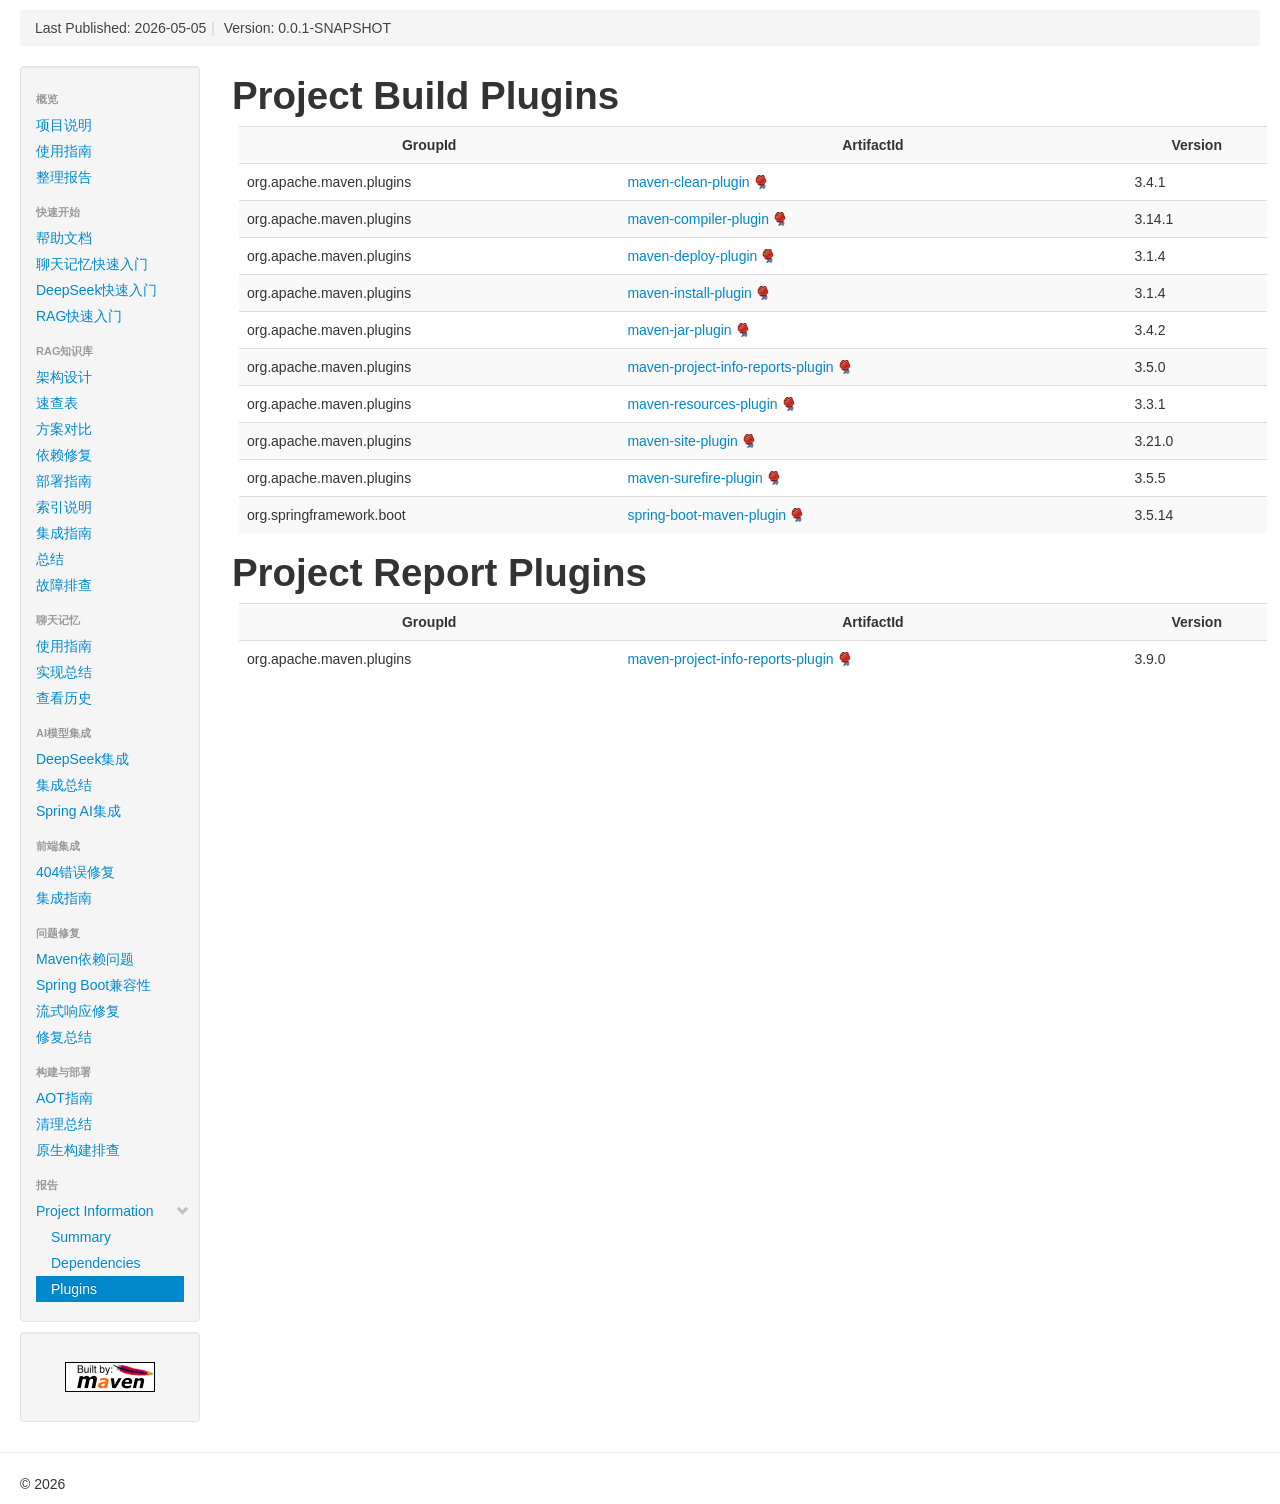
<file: plugins.html>
<!DOCTYPE html>


<!--
 | Generated by Apache Maven Doxia Site Renderer 2.0.0 from org.apache.maven.plugins:maven-project-info-reports-plugin:3.9.0:plugins at 2026-05-05
 | Rendered using Apache Maven Fluido Skin 2.0.0-M9
-->
<html xmlns="http://www.w3.org/1999/xhtml" lang="en">
  <head>
    <meta charset="UTF-8" />
    <meta name="viewport" content="width=device-width, initial-scale=1" />
    <meta name="generator" content="Apache Maven Doxia Site Renderer 2.0.0" />
    <title>Project Plugins – DeepChat</title>
    <link rel="stylesheet" href="./css/apache-maven-fluido-2.0.0-M9.min.css" />
    <link rel="stylesheet" href="./css/site.css" />
    <link rel="stylesheet" href="./css/print.css" media="print" />
    <script src="./js/apache-maven-fluido-2.0.0-M9.min.js"></script>
  </head>
  <body>
    <div class="container-fluid container-fluid-top">
      <header>
        <div id="banner">
          <div class="pull-left"></div>
          <div class="pull-right"></div>
          <div class="clear"><hr/></div>
        </div>

        <div id="breadcrumbs">
          <ul class="breadcrumb">
        <li id="publishDate">Last Published: 2026-05-05<span class="divider">|</span>
</li>
          <li id="projectVersion">Version: 0.0.1-SNAPSHOT</li>
          </ul>
        </div>
      </header>
      <div class="row-fluid">
        <header id="leftColumn" class="span2">
          <nav class="well sidebar-nav">
  <ul class="nav nav-list">
   <li class="nav-header">概览</li>
    <li><a href="docs/README.html">项目说明</a></li>
    <li><a href="docs/Maven_Site_使用说明.html">使用指南</a></li>
    <li><a href="docs/文档整理报告.html">整理报告</a></li>
   <li class="nav-header">快速开始</li>
    <li><a href="docs/01-快速开始/HELP.html">帮助文档</a></li>
    <li><a href="docs/01-快速开始/QUICKSTART_CHAT_MEMORY.html">聊天记忆快速入门</a></li>
    <li><a href="docs/01-快速开始/QUICKSTART_DEEPSEEK.html">DeepSeek快速入门</a></li>
    <li><a href="docs/01-快速开始/RAG_QUICKSTART.html">RAG快速入门</a></li>
   <li class="nav-header">RAG知识库</li>
    <li><a href="docs/02-RAG知识库/RAG_ARCHITECTURE.html">架构设计</a></li>
    <li><a href="docs/02-RAG知识库/RAG_CHEATSHEET.html">速查表</a></li>
    <li><a href="docs/02-RAG知识库/RAG_COMPARISON.html">方案对比</a></li>
    <li><a href="docs/02-RAG知识库/RAG_DEPENDENCY_FIX.html">依赖修复</a></li>
    <li><a href="docs/02-RAG知识库/RAG_DEPLOYMENT.html">部署指南</a></li>
    <li><a href="docs/02-RAG知识库/RAG_INDEX.html">索引说明</a></li>
    <li><a href="docs/02-RAG知识库/RAG_INTEGRATION.html">集成指南</a></li>
    <li><a href="docs/02-RAG知识库/RAG_SUMMARY.html">总结</a></li>
    <li><a href="docs/02-RAG知识库/RAG_TROUBLESHOOTING.html">故障排查</a></li>
   <li class="nav-header">聊天记忆</li>
    <li><a href="docs/03-聊天记忆/CHAT_MEMORY_GUIDE.html">使用指南</a></li>
    <li><a href="docs/03-聊天记忆/CHAT_MEMORY_IMPLEMENTATION_SUMMARY.html">实现总结</a></li>
    <li><a href="docs/03-聊天记忆/VIEW_CHAT_HISTORY.html">查看历史</a></li>
   <li class="nav-header">AI模型集成</li>
    <li><a href="docs/04-AI模型集成/DEEPSEEK_INTEGRATION.html">DeepSeek集成</a></li>
    <li><a href="docs/04-AI模型集成/DEEPSEEK_INTEGRATION_SUMMARY.html">集成总结</a></li>
    <li><a href="docs/04-AI模型集成/SPRING_AI_INTEGRATION.html">Spring AI集成</a></li>
   <li class="nav-header">前端集成</li>
    <li><a href="docs/05-前端集成/FIX_404_ERROR.html">404错误修复</a></li>
    <li><a href="docs/05-前端集成/FRONTEND_INTEGRATION.html">集成指南</a></li>
   <li class="nav-header">问题修复</li>
    <li><a href="docs/06-问题修复/FIX_MAVEN_DEPENDENCY_ISSUE.html">Maven依赖问题</a></li>
    <li><a href="docs/06-问题修复/FIX_SPRING_BOOT_COMPATIBILITY.html">Spring Boot兼容性</a></li>
    <li><a href="docs/06-问题修复/FIX_STREAMING_RESPONSE.html">流式响应修复</a></li>
    <li><a href="docs/06-问题修复/FIX_SUCCESS.html">修复总结</a></li>
   <li class="nav-header">构建与部署</li>
    <li><a href="docs/07-构建与部署/AOT_GUIDE.html">AOT指南</a></li>
    <li><a href="docs/07-构建与部署/CLEANUP_SUMMARY.html">清理总结</a></li>
    <li><a href="docs/07-构建与部署/NATIVE_BUILD_TROUBLESHOOTING.html">原生构建排查</a></li>
   <li class="nav-header">报告</li>
    <li><a href="project-info.html"><span class="icon-chevron-down"></span>Project Information</a>
     <ul class="nav nav-list">
      <li><a href="summary.html">Summary</a></li>
      <li><a href="dependencies.html">Dependencies</a></li>
      <li class="active"><a>Plugins</a></li>
     </ul></li>
  </ul>
          </nav>
          <div class="well sidebar-nav">
            <div id="poweredBy">
              <div class="clear"></div>
              <div class="clear"></div>
<a href="https://maven.apache.org/" class="builtBy" target="_blank"><img class="builtBy" alt="Built by Maven" src="./images/logos/maven-feather.png" /></a>
            </div>
          </div>
        </header>
        <main id="bodyColumn" class="span10">
<section><a id="Project_Build_Plugins"></a>
<h1>Project Build Plugins</h1>
<table class="table table-striped">
<tr class="a">
<th>GroupId</th>
<th>ArtifactId</th>
<th>Version</th></tr>
<tr class="b">
<td>org.apache.maven.plugins</td>
<td><a class="externalLink" href="https://maven.apache.org/plugins/maven-clean-plugin/">maven-clean-plugin</a></td>
<td>3.4.1</td></tr>
<tr class="a">
<td>org.apache.maven.plugins</td>
<td><a class="externalLink" href="https://maven.apache.org/plugins/maven-compiler-plugin/">maven-compiler-plugin</a></td>
<td>3.14.1</td></tr>
<tr class="b">
<td>org.apache.maven.plugins</td>
<td><a class="externalLink" href="https://maven.apache.org/plugins/maven-deploy-plugin/">maven-deploy-plugin</a></td>
<td>3.1.4</td></tr>
<tr class="a">
<td>org.apache.maven.plugins</td>
<td><a class="externalLink" href="https://maven.apache.org/plugins/maven-install-plugin/">maven-install-plugin</a></td>
<td>3.1.4</td></tr>
<tr class="b">
<td>org.apache.maven.plugins</td>
<td><a class="externalLink" href="https://maven.apache.org/plugins/maven-jar-plugin/">maven-jar-plugin</a></td>
<td>3.4.2</td></tr>
<tr class="a">
<td>org.apache.maven.plugins</td>
<td><a class="externalLink" href="https://maven.apache.org/plugins/maven-project-info-reports-plugin/">maven-project-info-reports-plugin</a></td>
<td>3.5.0</td></tr>
<tr class="b">
<td>org.apache.maven.plugins</td>
<td><a class="externalLink" href="https://maven.apache.org/plugins/maven-resources-plugin/">maven-resources-plugin</a></td>
<td>3.3.1</td></tr>
<tr class="a">
<td>org.apache.maven.plugins</td>
<td><a class="externalLink" href="https://maven.apache.org/plugins/maven-site-plugin/">maven-site-plugin</a></td>
<td>3.21.0</td></tr>
<tr class="b">
<td>org.apache.maven.plugins</td>
<td><a class="externalLink" href="https://maven.apache.org/surefire/maven-surefire-plugin/">maven-surefire-plugin</a></td>
<td>3.5.5</td></tr>
<tr class="a">
<td>org.springframework.boot</td>
<td><a class="externalLink" href="https://spring.io/projects/spring-boot">spring-boot-maven-plugin</a></td>
<td>3.5.14</td></tr></table></section><section><a id="Project_Report_Plugins"></a>
<h1>Project Report Plugins</h1>
<table class="table table-striped">
<tr class="a">
<th>GroupId</th>
<th>ArtifactId</th>
<th>Version</th></tr>
<tr class="b">
<td>org.apache.maven.plugins</td>
<td><a class="externalLink" href="https://maven.apache.org/plugins/maven-project-info-reports-plugin/">maven-project-info-reports-plugin</a></td>
<td>3.9.0</td></tr></table></section>
        </main>
      </div>
    </div>
    <hr/>
    <footer>
      <div class="container-fluid">
        <div class="row-fluid">
            <p>©      2026
</p>
        </div>
      </div>
    </footer>
<script>
  if(anchors) {
    anchors.add();
  }
</script>
  </body>
</html>
</file>
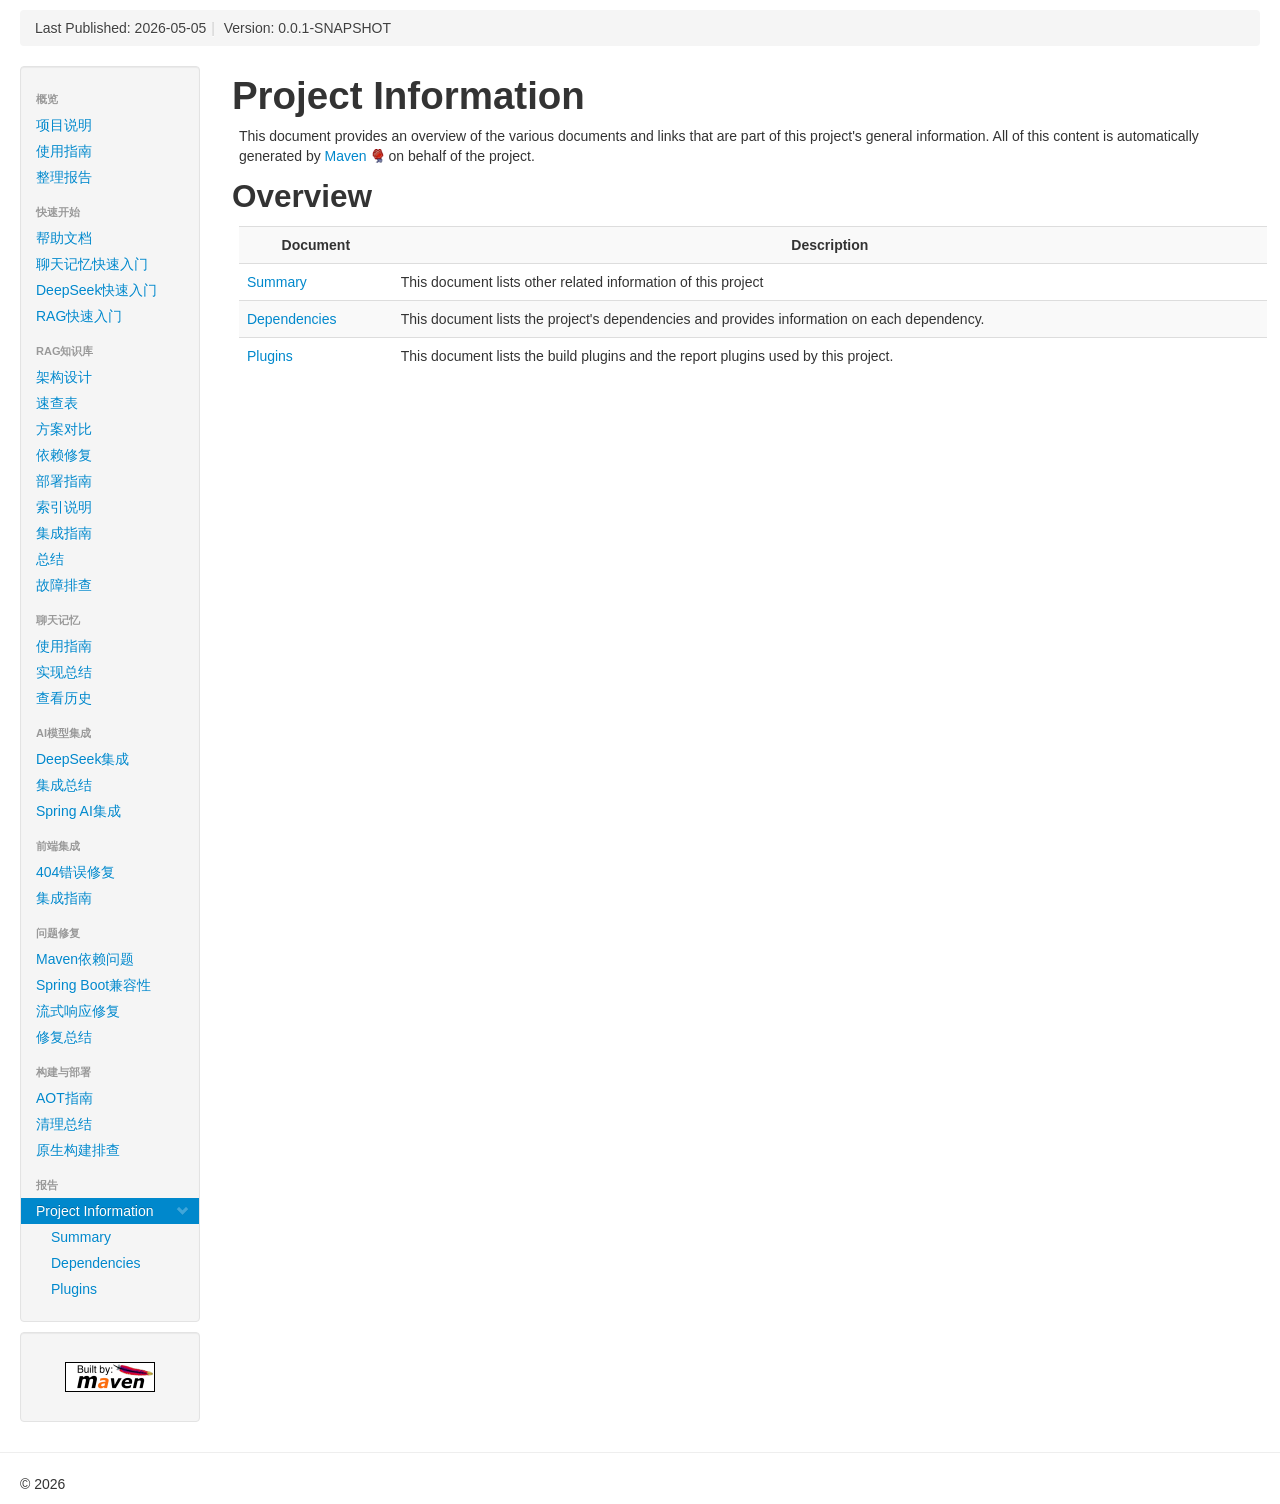
<file: project-info.html>
<!DOCTYPE html>


<!--
 | Generated by Apache Maven Doxia Site Renderer 2.0.0 from org.apache.maven.plugins:maven-site-plugin:3.21.0:project-info at 2026-05-05
 | Rendered using Apache Maven Fluido Skin 2.0.0-M9
-->
<html xmlns="http://www.w3.org/1999/xhtml" lang="en">
  <head>
    <meta charset="UTF-8" />
    <meta name="viewport" content="width=device-width, initial-scale=1" />
    <meta name="generator" content="Apache Maven Doxia Site Renderer 2.0.0" />
    <title>Project Information – DeepChat</title>
    <link rel="stylesheet" href="./css/apache-maven-fluido-2.0.0-M9.min.css" />
    <link rel="stylesheet" href="./css/site.css" />
    <link rel="stylesheet" href="./css/print.css" media="print" />
    <script src="./js/apache-maven-fluido-2.0.0-M9.min.js"></script>
  </head>
  <body>
    <div class="container-fluid container-fluid-top">
      <header>
        <div id="banner">
          <div class="pull-left"></div>
          <div class="pull-right"></div>
          <div class="clear"><hr/></div>
        </div>

        <div id="breadcrumbs">
          <ul class="breadcrumb">
        <li id="publishDate">Last Published: 2026-05-05<span class="divider">|</span>
</li>
          <li id="projectVersion">Version: 0.0.1-SNAPSHOT</li>
          </ul>
        </div>
      </header>
      <div class="row-fluid">
        <header id="leftColumn" class="span2">
          <nav class="well sidebar-nav">
  <ul class="nav nav-list">
   <li class="nav-header">概览</li>
    <li><a href="docs/README.html">项目说明</a></li>
    <li><a href="docs/Maven_Site_使用说明.html">使用指南</a></li>
    <li><a href="docs/文档整理报告.html">整理报告</a></li>
   <li class="nav-header">快速开始</li>
    <li><a href="docs/01-快速开始/HELP.html">帮助文档</a></li>
    <li><a href="docs/01-快速开始/QUICKSTART_CHAT_MEMORY.html">聊天记忆快速入门</a></li>
    <li><a href="docs/01-快速开始/QUICKSTART_DEEPSEEK.html">DeepSeek快速入门</a></li>
    <li><a href="docs/01-快速开始/RAG_QUICKSTART.html">RAG快速入门</a></li>
   <li class="nav-header">RAG知识库</li>
    <li><a href="docs/02-RAG知识库/RAG_ARCHITECTURE.html">架构设计</a></li>
    <li><a href="docs/02-RAG知识库/RAG_CHEATSHEET.html">速查表</a></li>
    <li><a href="docs/02-RAG知识库/RAG_COMPARISON.html">方案对比</a></li>
    <li><a href="docs/02-RAG知识库/RAG_DEPENDENCY_FIX.html">依赖修复</a></li>
    <li><a href="docs/02-RAG知识库/RAG_DEPLOYMENT.html">部署指南</a></li>
    <li><a href="docs/02-RAG知识库/RAG_INDEX.html">索引说明</a></li>
    <li><a href="docs/02-RAG知识库/RAG_INTEGRATION.html">集成指南</a></li>
    <li><a href="docs/02-RAG知识库/RAG_SUMMARY.html">总结</a></li>
    <li><a href="docs/02-RAG知识库/RAG_TROUBLESHOOTING.html">故障排查</a></li>
   <li class="nav-header">聊天记忆</li>
    <li><a href="docs/03-聊天记忆/CHAT_MEMORY_GUIDE.html">使用指南</a></li>
    <li><a href="docs/03-聊天记忆/CHAT_MEMORY_IMPLEMENTATION_SUMMARY.html">实现总结</a></li>
    <li><a href="docs/03-聊天记忆/VIEW_CHAT_HISTORY.html">查看历史</a></li>
   <li class="nav-header">AI模型集成</li>
    <li><a href="docs/04-AI模型集成/DEEPSEEK_INTEGRATION.html">DeepSeek集成</a></li>
    <li><a href="docs/04-AI模型集成/DEEPSEEK_INTEGRATION_SUMMARY.html">集成总结</a></li>
    <li><a href="docs/04-AI模型集成/SPRING_AI_INTEGRATION.html">Spring AI集成</a></li>
   <li class="nav-header">前端集成</li>
    <li><a href="docs/05-前端集成/FIX_404_ERROR.html">404错误修复</a></li>
    <li><a href="docs/05-前端集成/FRONTEND_INTEGRATION.html">集成指南</a></li>
   <li class="nav-header">问题修复</li>
    <li><a href="docs/06-问题修复/FIX_MAVEN_DEPENDENCY_ISSUE.html">Maven依赖问题</a></li>
    <li><a href="docs/06-问题修复/FIX_SPRING_BOOT_COMPATIBILITY.html">Spring Boot兼容性</a></li>
    <li><a href="docs/06-问题修复/FIX_STREAMING_RESPONSE.html">流式响应修复</a></li>
    <li><a href="docs/06-问题修复/FIX_SUCCESS.html">修复总结</a></li>
   <li class="nav-header">构建与部署</li>
    <li><a href="docs/07-构建与部署/AOT_GUIDE.html">AOT指南</a></li>
    <li><a href="docs/07-构建与部署/CLEANUP_SUMMARY.html">清理总结</a></li>
    <li><a href="docs/07-构建与部署/NATIVE_BUILD_TROUBLESHOOTING.html">原生构建排查</a></li>
   <li class="nav-header">报告</li>
    <li class="active"><a><span class="icon-chevron-down"></span>Project Information</a>
     <ul class="nav nav-list">
      <li><a href="summary.html">Summary</a></li>
      <li><a href="dependencies.html">Dependencies</a></li>
      <li><a href="plugins.html">Plugins</a></li>
     </ul></li>
  </ul>
          </nav>
          <div class="well sidebar-nav">
            <div id="poweredBy">
              <div class="clear"></div>
              <div class="clear"></div>
<a href="https://maven.apache.org/" class="builtBy" target="_blank"><img class="builtBy" alt="Built by Maven" src="./images/logos/maven-feather.png" /></a>
            </div>
          </div>
        </header>
        <main id="bodyColumn" class="span10">
<section>
<h1>Project Information</h1>
<p>This document provides an overview of the various documents and links that are part of this project's general information. All of this content is automatically generated by <a class="externalLink" href="https://maven.apache.org">Maven</a> on behalf of the project.</p><section>
<h2>Overview</h2>
<table class="table table-striped">
<tr class="a">
<th>Document</th>
<th>Description</th></tr>
<tr class="b">
<td><a href="summary.html">Summary</a></td>
<td>This document lists other related information of this project</td></tr>
<tr class="a">
<td><a href="dependencies.html">Dependencies</a></td>
<td>This document lists the project's dependencies and provides information on each dependency.</td></tr>
<tr class="b">
<td><a href="plugins.html">Plugins</a></td>
<td>This document lists the build plugins and the report plugins used by this project.</td></tr></table></section></section>
        </main>
      </div>
    </div>
    <hr/>
    <footer>
      <div class="container-fluid">
        <div class="row-fluid">
            <p>©      2026
</p>
        </div>
      </div>
    </footer>
<script>
  if(anchors) {
    anchors.add();
  }
</script>
  </body>
</html>
</file>
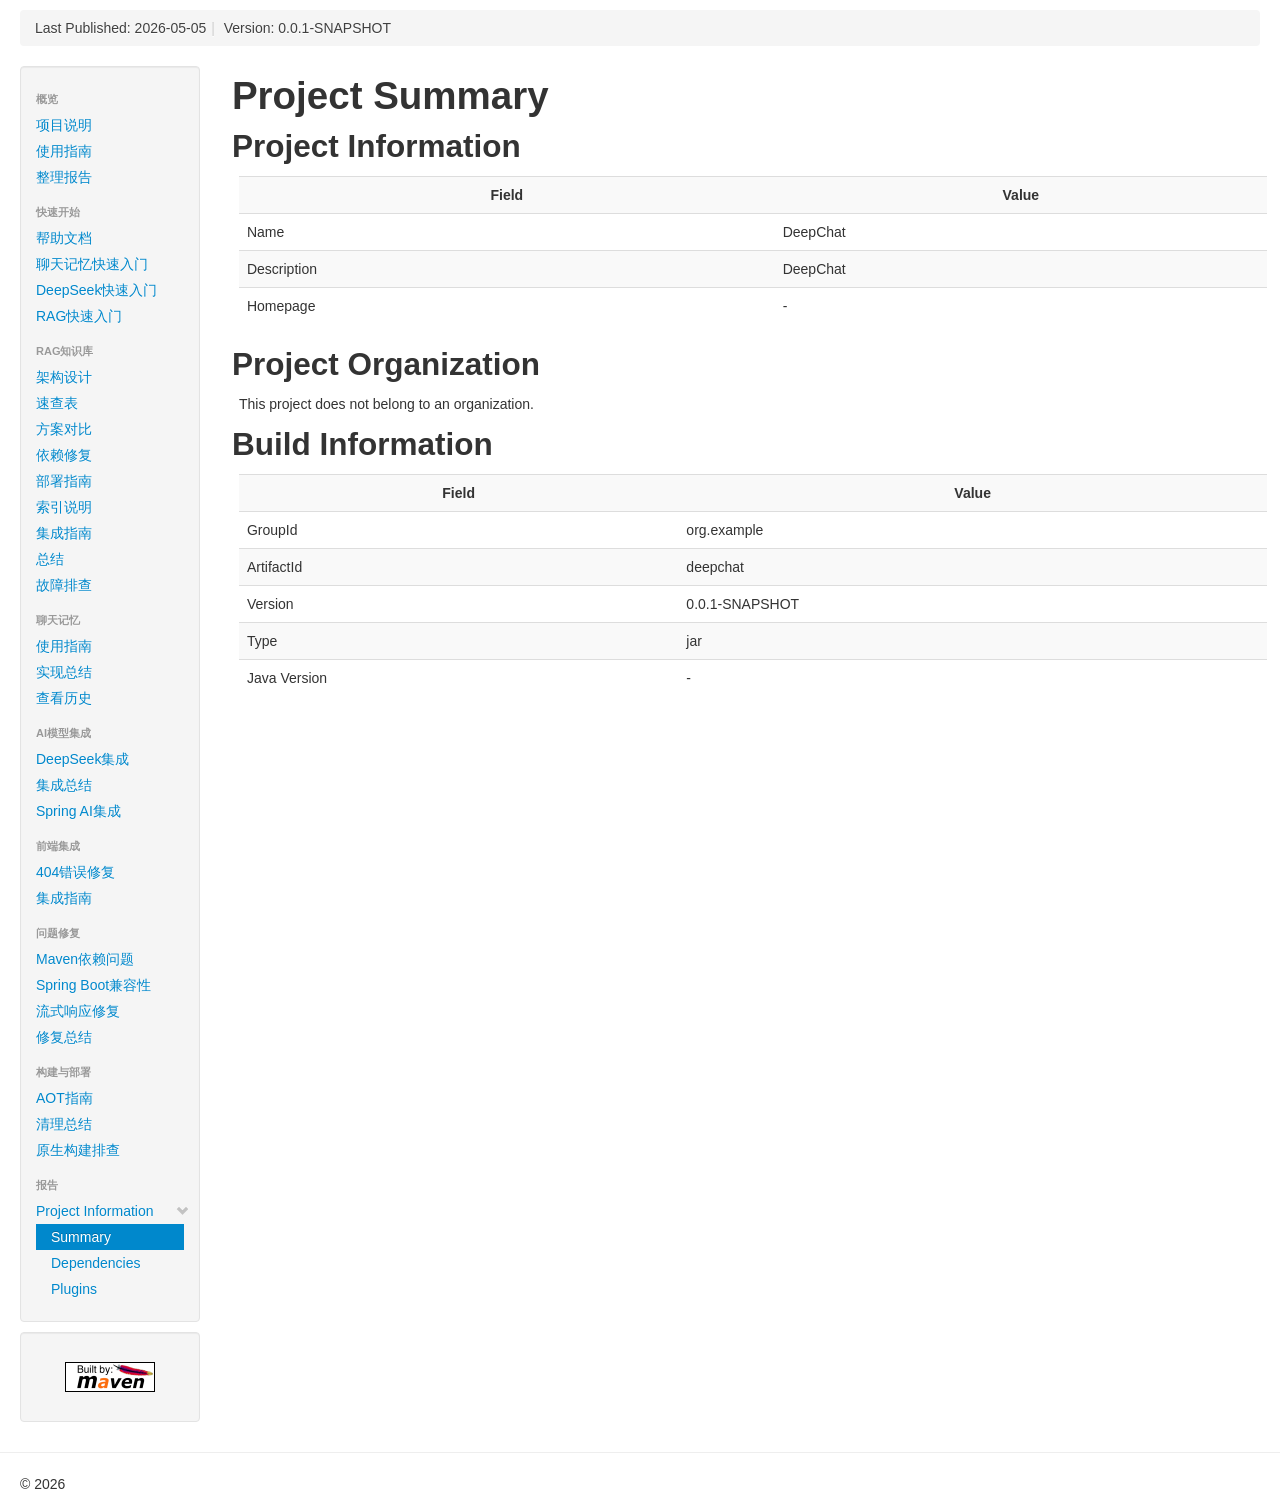
<file: summary.html>
<!DOCTYPE html>


<!--
 | Generated by Apache Maven Doxia Site Renderer 2.0.0 from org.apache.maven.plugins:maven-project-info-reports-plugin:3.9.0:summary at 2026-05-05
 | Rendered using Apache Maven Fluido Skin 2.0.0-M9
-->
<html xmlns="http://www.w3.org/1999/xhtml" lang="en">
  <head>
    <meta charset="UTF-8" />
    <meta name="viewport" content="width=device-width, initial-scale=1" />
    <meta name="generator" content="Apache Maven Doxia Site Renderer 2.0.0" />
    <title>Project Summary – DeepChat</title>
    <link rel="stylesheet" href="./css/apache-maven-fluido-2.0.0-M9.min.css" />
    <link rel="stylesheet" href="./css/site.css" />
    <link rel="stylesheet" href="./css/print.css" media="print" />
    <script src="./js/apache-maven-fluido-2.0.0-M9.min.js"></script>
  </head>
  <body>
    <div class="container-fluid container-fluid-top">
      <header>
        <div id="banner">
          <div class="pull-left"></div>
          <div class="pull-right"></div>
          <div class="clear"><hr/></div>
        </div>

        <div id="breadcrumbs">
          <ul class="breadcrumb">
        <li id="publishDate">Last Published: 2026-05-05<span class="divider">|</span>
</li>
          <li id="projectVersion">Version: 0.0.1-SNAPSHOT</li>
          </ul>
        </div>
      </header>
      <div class="row-fluid">
        <header id="leftColumn" class="span2">
          <nav class="well sidebar-nav">
  <ul class="nav nav-list">
   <li class="nav-header">概览</li>
    <li><a href="docs/README.html">项目说明</a></li>
    <li><a href="docs/Maven_Site_使用说明.html">使用指南</a></li>
    <li><a href="docs/文档整理报告.html">整理报告</a></li>
   <li class="nav-header">快速开始</li>
    <li><a href="docs/01-快速开始/HELP.html">帮助文档</a></li>
    <li><a href="docs/01-快速开始/QUICKSTART_CHAT_MEMORY.html">聊天记忆快速入门</a></li>
    <li><a href="docs/01-快速开始/QUICKSTART_DEEPSEEK.html">DeepSeek快速入门</a></li>
    <li><a href="docs/01-快速开始/RAG_QUICKSTART.html">RAG快速入门</a></li>
   <li class="nav-header">RAG知识库</li>
    <li><a href="docs/02-RAG知识库/RAG_ARCHITECTURE.html">架构设计</a></li>
    <li><a href="docs/02-RAG知识库/RAG_CHEATSHEET.html">速查表</a></li>
    <li><a href="docs/02-RAG知识库/RAG_COMPARISON.html">方案对比</a></li>
    <li><a href="docs/02-RAG知识库/RAG_DEPENDENCY_FIX.html">依赖修复</a></li>
    <li><a href="docs/02-RAG知识库/RAG_DEPLOYMENT.html">部署指南</a></li>
    <li><a href="docs/02-RAG知识库/RAG_INDEX.html">索引说明</a></li>
    <li><a href="docs/02-RAG知识库/RAG_INTEGRATION.html">集成指南</a></li>
    <li><a href="docs/02-RAG知识库/RAG_SUMMARY.html">总结</a></li>
    <li><a href="docs/02-RAG知识库/RAG_TROUBLESHOOTING.html">故障排查</a></li>
   <li class="nav-header">聊天记忆</li>
    <li><a href="docs/03-聊天记忆/CHAT_MEMORY_GUIDE.html">使用指南</a></li>
    <li><a href="docs/03-聊天记忆/CHAT_MEMORY_IMPLEMENTATION_SUMMARY.html">实现总结</a></li>
    <li><a href="docs/03-聊天记忆/VIEW_CHAT_HISTORY.html">查看历史</a></li>
   <li class="nav-header">AI模型集成</li>
    <li><a href="docs/04-AI模型集成/DEEPSEEK_INTEGRATION.html">DeepSeek集成</a></li>
    <li><a href="docs/04-AI模型集成/DEEPSEEK_INTEGRATION_SUMMARY.html">集成总结</a></li>
    <li><a href="docs/04-AI模型集成/SPRING_AI_INTEGRATION.html">Spring AI集成</a></li>
   <li class="nav-header">前端集成</li>
    <li><a href="docs/05-前端集成/FIX_404_ERROR.html">404错误修复</a></li>
    <li><a href="docs/05-前端集成/FRONTEND_INTEGRATION.html">集成指南</a></li>
   <li class="nav-header">问题修复</li>
    <li><a href="docs/06-问题修复/FIX_MAVEN_DEPENDENCY_ISSUE.html">Maven依赖问题</a></li>
    <li><a href="docs/06-问题修复/FIX_SPRING_BOOT_COMPATIBILITY.html">Spring Boot兼容性</a></li>
    <li><a href="docs/06-问题修复/FIX_STREAMING_RESPONSE.html">流式响应修复</a></li>
    <li><a href="docs/06-问题修复/FIX_SUCCESS.html">修复总结</a></li>
   <li class="nav-header">构建与部署</li>
    <li><a href="docs/07-构建与部署/AOT_GUIDE.html">AOT指南</a></li>
    <li><a href="docs/07-构建与部署/CLEANUP_SUMMARY.html">清理总结</a></li>
    <li><a href="docs/07-构建与部署/NATIVE_BUILD_TROUBLESHOOTING.html">原生构建排查</a></li>
   <li class="nav-header">报告</li>
    <li><a href="project-info.html"><span class="icon-chevron-down"></span>Project Information</a>
     <ul class="nav nav-list">
      <li class="active"><a>Summary</a></li>
      <li><a href="dependencies.html">Dependencies</a></li>
      <li><a href="plugins.html">Plugins</a></li>
     </ul></li>
  </ul>
          </nav>
          <div class="well sidebar-nav">
            <div id="poweredBy">
              <div class="clear"></div>
              <div class="clear"></div>
<a href="https://maven.apache.org/" class="builtBy" target="_blank"><img class="builtBy" alt="Built by Maven" src="./images/logos/maven-feather.png" /></a>
            </div>
          </div>
        </header>
        <main id="bodyColumn" class="span10">
<section><a id="Project_Summary"></a>
<h1>Project Summary</h1><section><a id="Project_Information"></a>
<h2>Project Information</h2>
<table class="table table-striped">
<tr class="a">
<th>Field</th>
<th>Value</th></tr>
<tr class="b">
<td>Name</td>
<td>DeepChat</td></tr>
<tr class="a">
<td>Description</td>
<td>DeepChat</td></tr>
<tr class="b">
<td>Homepage</td>
<td>-</td></tr></table></section><section><a id="Project_Organization"></a>
<h2>Project Organization</h2>
<p>This project does not belong to an organization.</p></section><section><a id="Build_Information"></a>
<h2>Build Information</h2>
<table class="table table-striped">
<tr class="a">
<th>Field</th>
<th>Value</th></tr>
<tr class="b">
<td>GroupId</td>
<td>org.example</td></tr>
<tr class="a">
<td>ArtifactId</td>
<td>deepchat</td></tr>
<tr class="b">
<td>Version</td>
<td>0.0.1-SNAPSHOT</td></tr>
<tr class="a">
<td>Type</td>
<td>jar</td></tr>
<tr class="b">
<td>Java Version</td>
<td>-</td></tr></table></section></section>
        </main>
      </div>
    </div>
    <hr/>
    <footer>
      <div class="container-fluid">
        <div class="row-fluid">
            <p>©      2026
</p>
        </div>
      </div>
    </footer>
<script>
  if(anchors) {
    anchors.add();
  }
</script>
  </body>
</html>
</file>
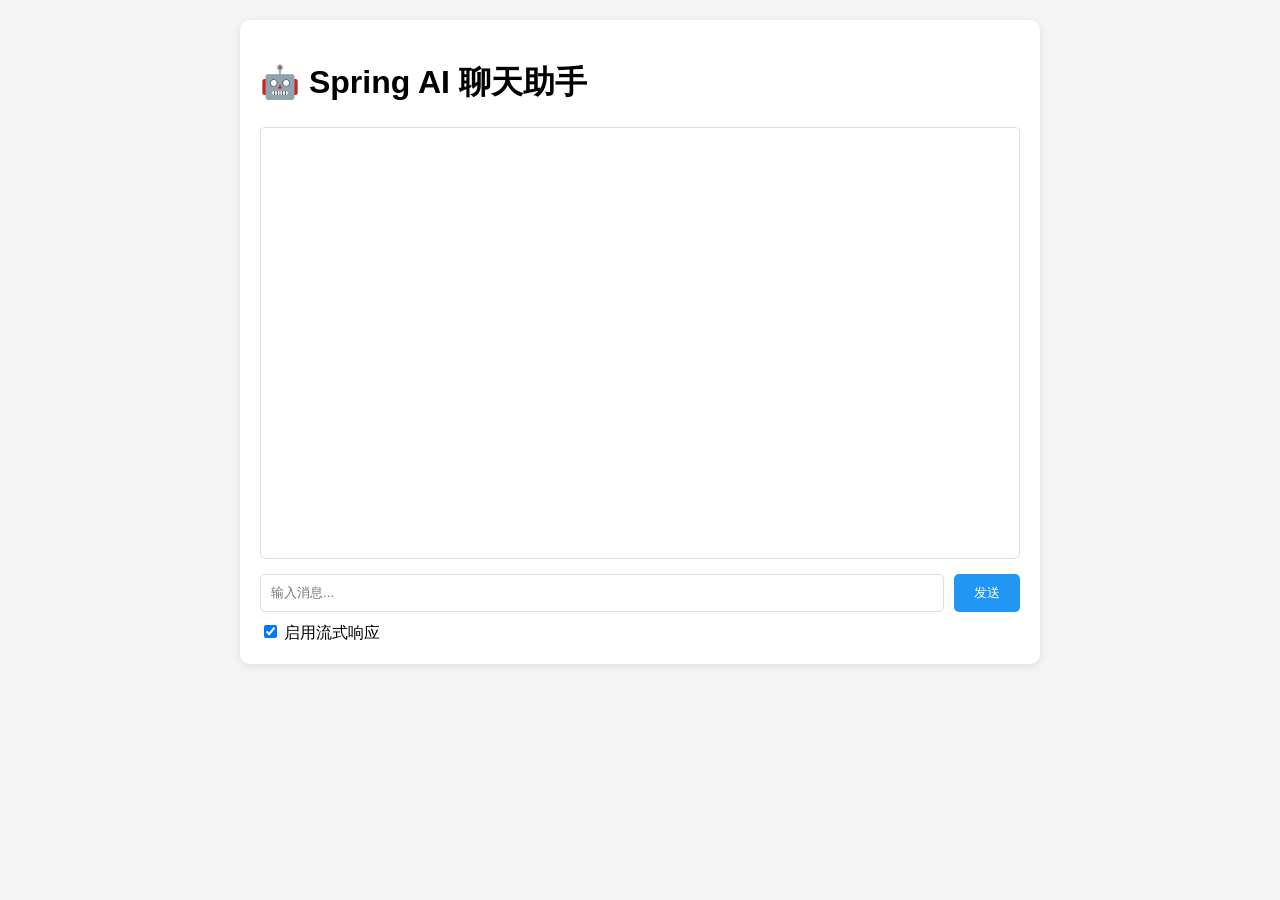
<file: src/main/resources/static/chat.html>
<!DOCTYPE html>
<html lang="zh-CN">
<head>
    <meta charset="UTF-8">
    <meta name="viewport" content="width=device-width, initial-scale=1.0">
    <title>Spring AI 聊天</title>
    <style>
        body {
            font-family: Arial, sans-serif;
            max-width: 800px;
            margin: 0 auto;
            padding: 20px;
            background-color: #f5f5f5;
        }
        .chat-container {
            background: white;
            border-radius: 10px;
            padding: 20px;
            box-shadow: 0 2px 10px rgba(0,0,0,0.1);
        }
        .messages {
            height: 400px;
            overflow-y: auto;
            border: 1px solid #ddd;
            padding: 15px;
            margin-bottom: 15px;
            border-radius: 5px;
        }
        .message {
            margin-bottom: 10px;
            padding: 10px;
            border-radius: 5px;
        }
        .user-message {
            background-color: #e3f2fd;
            margin-left: 20%;
        }
        .ai-message {
            background-color: #f1f8e9;
            margin-right: 20%;
        }
        .input-area {
            display: flex;
            gap: 10px;
        }
        #messageInput {
            flex: 1;
            padding: 10px;
            border: 1px solid #ddd;
            border-radius: 5px;
        }
        button {
            padding: 10px 20px;
            background-color: #2196f3;
            color: white;
            border: none;
            border-radius: 5px;
            cursor: pointer;
        }
        button:hover {
            background-color: #1976d2;
        }
        button:disabled {
            background-color: #cccccc;
            cursor: not-allowed;
        }
        .loading {
            text-align: center;
            color: #666;
        }
        .streaming-cursor::after {
            content: '|';
            animation: blink 1s infinite;
        }
        @keyframes blink {
            0%, 50% { opacity: 1; }
            51%, 100% { opacity: 0; }
        }
    </style>
</head>
<body>
    <div class="chat-container">
        <h1>🤖 Spring AI 聊天助手</h1>
        <div class="messages" id="messages"></div>
        <div class="input-area">
            <input type="text" id="messageInput" placeholder="输入消息..." />
            <button onclick="sendMessage()" id="sendBtn">发送</button>
        </div>
        <div style="margin-top: 10px;">
            <label>
                <input type="checkbox" id="streamMode" checked> 启用流式响应
            </label>
        </div>
    </div>

    <script>
        // API 基础路径
        const API_BASE = '/api/spring-ai';
        function addMessage(text, isUser) {
            const messagesDiv = document.getElementById('messages');
            const messageDiv = document.createElement('div');
            messageDiv.className = `message ${isUser ? 'user-message' : 'ai-message'}`;
            messageDiv.textContent = text;
            messagesDiv.appendChild(messageDiv);
            messagesDiv.scrollTop = messagesDiv.scrollHeight;
            return messageDiv;
        }

        async function sendMessage() {
            const input = document.getElementById('messageInput');
            const sendBtn = document.getElementById('sendBtn');
            const streamMode = document.getElementById('streamMode').checked;
            const message = input.value.trim();
            
            if (!message) return;
            
            // 添加用户消息
            addMessage(message, true);
            input.value = '';
            
            // 禁用发送按钮
            sendBtn.disabled = true;
            sendBtn.textContent = '发送中...';
            
            // 显示加载状态
            const messagesDiv = document.getElementById('messages');
            const loadingDiv = document.createElement('div');
            loadingDiv.className = 'loading';
            loadingDiv.textContent = 'AI正在思考...';
            loadingDiv.id = 'loading';
            messagesDiv.appendChild(loadingDiv);
            
            try {
                if (streamMode) {
                    // 使用流式响应
                    await sendStreamMessage(message);
                } else {
                    // 使用普通响应
                    await sendNormalMessage(message);
                }
            } catch (error) {
                document.getElementById('loading')?.remove();
                addMessage('请求失败: ' + error.message, false);
            } finally {
                sendBtn.disabled = false;
                sendBtn.textContent = '发送';
            }
        }
        
        async function sendNormalMessage(message) {
            const response = await fetch(`${API_BASE}/chat`, {
                method: 'POST',
                headers: {
                    'Content-Type': 'application/json'
                },
                body: JSON.stringify({ message: message })
            });
            
            const data = await response.json();
            
            // 移除加载提示
            document.getElementById('loading').remove();
            
            if (data.response) {
                addMessage(data.response, false);
            } else if (data.error) {
                addMessage('错误: ' + data.error, false);
            }
        }
        
        async function sendStreamMessage(message) {
            // 创建空的AI消息容器
            const aiMessageDiv = addMessage('', false);
            aiMessageDiv.classList.add('streaming-cursor');
            
            // 移除加载提示
            document.getElementById('loading').remove();
            
            // 使用 fetch + ReadableStream 处理流式响应
            const response = await fetch(`${API_BASE}/chat-stream`, {
                method: 'POST',
                headers: {
                    'Content-Type': 'application/json'
                },
                body: JSON.stringify({ message: message })
            });
            
            if (!response.ok) {
                throw new Error(`HTTP error! status: ${response.status}`);
            }
            
            const reader = response.body.getReader();
            const decoder = new TextDecoder('utf-8');
            let accumulatedText = '';
            let buffer = ''; // 添加缓冲区处理不完整的数据行
            
            try {
                while (true) {
                    const { done, value } = await reader.read();
                    console.log('done:', value)
                    if (done) break;
                    
                    const chunk = decoder.decode(value, { stream: true });
                    buffer += chunk; // 将新数据添加到缓冲区
                    
                    // 按行分割缓冲区
                    const lines = buffer.split('\n');
                    // 保留最后一个不完整的行在缓冲区中
                    buffer = lines.pop() || '';
                    
                    // 处理完整的行
                    for (const line of lines) {
                        const trimmedLine = line.trim();
                        if (trimmedLine.startsWith('data:')) {
                            // 支持 "data:" 和 "data: " 两种格式
                            const data = trimmedLine.startsWith('data: ') 
                                ? trimmedLine.slice(6) 
                                : trimmedLine.slice(5);
                            if (data && data !== '[DONE]') {
                                accumulatedText += data;
                                aiMessageDiv.textContent = accumulatedText;
                                // 滚动到底部
                                const messagesDiv = document.getElementById('messages');
                                messagesDiv.scrollTop = messagesDiv.scrollHeight;
                            }
                        }
                    }
                }
                
                // 处理缓冲区中剩余的数据
                if (buffer.trim()) {
                    const trimmedLine = buffer.trim();
                    if (trimmedLine.startsWith('data: ')) {
                        const data = trimmedLine.slice(6);
                        if (data && data !== '[DONE]') {
                            accumulatedText += data;
                            aiMessageDiv.textContent = accumulatedText;
                        }
                    }
                }
            } finally {
                reader.releaseLock();
                aiMessageDiv.classList.remove('streaming-cursor');
            }
        }

        // 按回车键发送消息
        document.getElementById('messageInput').addEventListener('keypress', function(e) {
            if (e.key === 'Enter') {
                sendMessage();
            }
        });
    </script>
</body>
</html>
</file>
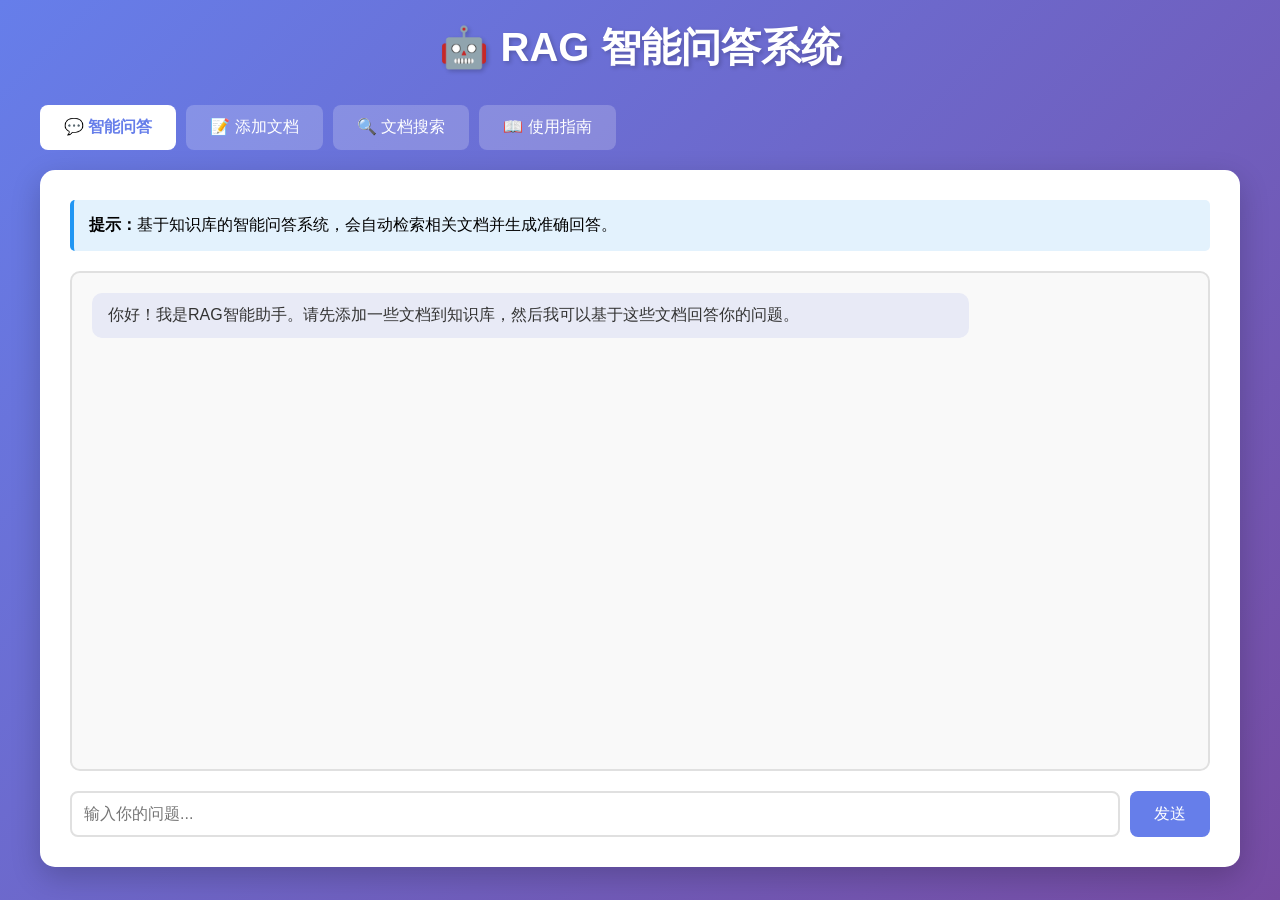
<file: src/main/resources/static/rag-chat.html>
<!DOCTYPE html>
<html lang="zh-CN">
<head>
    <meta charset="UTF-8">
    <meta name="viewport" content="width=device-width, initial-scale=1.0">
    <title>RAG 智能问答系统</title>
    <style>
        * {
            margin: 0;
            padding: 0;
            box-sizing: border-box;
        }

        body {
            font-family: 'Segoe UI', Tahoma, Geneva, Verdana, sans-serif;
            background: linear-gradient(135deg, #667eea 0%, #764ba2 100%);
            min-height: 100vh;
            padding: 20px;
        }

        .container {
            max-width: 1200px;
            margin: 0 auto;
        }

        h1 {
            text-align: center;
            color: white;
            margin-bottom: 30px;
            font-size: 2.5em;
            text-shadow: 2px 2px 4px rgba(0,0,0,0.2);
        }

        .tabs {
            display: flex;
            gap: 10px;
            margin-bottom: 20px;
        }

        .tab {
            padding: 12px 24px;
            background: rgba(255,255,255,0.2);
            border: none;
            border-radius: 8px;
            color: white;
            cursor: pointer;
            font-size: 16px;
            transition: all 0.3s;
        }

        .tab:hover {
            background: rgba(255,255,255,0.3);
        }

        .tab.active {
            background: white;
            color: #667eea;
            font-weight: bold;
        }

        .panel {
            background: white;
            border-radius: 15px;
            padding: 30px;
            box-shadow: 0 10px 30px rgba(0,0,0,0.2);
            display: none;
        }

        .panel.active {
            display: block;
        }

        .chat-container {
            height: 500px;
            overflow-y: auto;
            border: 2px solid #e0e0e0;
            border-radius: 10px;
            padding: 20px;
            margin-bottom: 20px;
            background: #f9f9f9;
        }

        .message {
            margin-bottom: 15px;
            padding: 12px 16px;
            border-radius: 10px;
            max-width: 80%;
        }

        .user-message {
            background: #667eea;
            color: white;
            margin-left: auto;
            text-align: right;
        }

        .assistant-message {
            background: #e8eaf6;
            color: #333;
            margin-right: auto;
        }

        .input-group {
            display: flex;
            gap: 10px;
        }

        input[type="text"], textarea {
            flex: 1;
            padding: 12px;
            border: 2px solid #e0e0e0;
            border-radius: 8px;
            font-size: 16px;
        }

        textarea {
            resize: vertical;
            min-height: 100px;
        }

        button {
            padding: 12px 24px;
            background: #667eea;
            color: white;
            border: none;
            border-radius: 8px;
            cursor: pointer;
            font-size: 16px;
            transition: background 0.3s;
        }

        button:hover {
            background: #5568d3;
        }

        button:disabled {
            background: #ccc;
            cursor: not-allowed;
        }

        .document-list {
            margin-top: 20px;
        }

        .document-item {
            padding: 15px;
            border: 1px solid #e0e0e0;
            border-radius: 8px;
            margin-bottom: 10px;
            background: #f9f9f9;
        }

        .document-item h3 {
            color: #667eea;
            margin-bottom: 8px;
        }

        .document-item p {
            color: #666;
            font-size: 14px;
        }

        .search-results {
            margin-top: 20px;
        }

        .result-item {
            padding: 15px;
            border-left: 4px solid #667eea;
            background: #f0f0f0;
            margin-bottom: 10px;
            border-radius: 5px;
        }

        .loading {
            text-align: center;
            color: #667eea;
            font-style: italic;
        }

        .info-box {
            background: #e3f2fd;
            border-left: 4px solid #2196F3;
            padding: 15px;
            margin-bottom: 20px;
            border-radius: 5px;
        }

        .stats {
            display: grid;
            grid-template-columns: repeat(auto-fit, minmax(200px, 1fr));
            gap: 15px;
            margin-bottom: 20px;
        }

        .stat-card {
            background: linear-gradient(135deg, #667eea 0%, #764ba2 100%);
            color: white;
            padding: 20px;
            border-radius: 10px;
            text-align: center;
        }

        .stat-card h3 {
            font-size: 2em;
            margin-bottom: 5px;
        }
    </style>
</head>
<body>
    <div class="container">
        <h1>🤖 RAG 智能问答系统</h1>

        <div class="tabs">
            <button class="tab active" onclick="showPanel('chat')">💬 智能问答</button>
            <button class="tab" onclick="showPanel('add')">📝 添加文档</button>
            <button class="tab" onclick="showPanel('search')">🔍 文档搜索</button>
            <button class="tab" onclick="showPanel('guide')">📖 使用指南</button>
        </div>

        <!-- 智能问答面板 -->
        <div id="chat-panel" class="panel active">
            <div class="info-box">
                <strong>提示：</strong>基于知识库的智能问答系统，会自动检索相关文档并生成准确回答。
            </div>
            
            <div class="chat-container" id="chat-messages">
                <div class="message assistant-message">
                    你好！我是RAG智能助手。请先添加一些文档到知识库，然后我可以基于这些文档回答你的问题。
                </div>
            </div>

            <div class="input-group">
                <input type="text" id="chat-input" placeholder="输入你的问题..." 
                       onkeypress="if(event.key==='Enter') sendChat()">
                <button onclick="sendChat()" id="send-btn">发送</button>
            </div>
        </div>

        <!-- 添加文档面板 -->
        <div id="add-panel" class="panel">
            <h2 style="margin-bottom: 20px; color: #667eea;">添加文档到知识库</h2>
            
            <div class="info-box">
                <strong>提示：</strong>添加的文档将被转换为向量存储，用于后续的检索和问答。
            </div>

            <div style="margin-bottom: 20px;">
                <label style="display: block; margin-bottom: 8px; font-weight: bold;">文档标题：</label>
                <input type="text" id="doc-title" placeholder="例如：Spring Boot介绍">
            </div>

            <div style="margin-bottom: 20px;">
                <label style="display: block; margin-bottom: 8px; font-weight: bold;">文档来源：</label>
                <input type="text" id="doc-source" placeholder="例如：spring-docs" value="manual">
            </div>

            <div style="margin-bottom: 20px;">
                <label style="display: block; margin-bottom: 8px; font-weight: bold;">文档内容：</label>
                <textarea id="doc-content" placeholder="粘贴文档内容..."></textarea>
            </div>

            <button onclick="addDocument()">添加文档</button>

            <div id="add-result" style="margin-top: 20px;"></div>
        </div>

        <!-- 文档搜索面板 -->
        <div id="search-panel" class="panel">
            <h2 style="margin-bottom: 20px; color: #667eea;">文档搜索</h2>
            
            <div class="input-group" style="margin-bottom: 20px;">
                <input type="text" id="search-input" placeholder="输入搜索关键词..." 
                       onkeypress="if(event.key==='Enter') searchDocuments()">
                <button onclick="searchDocuments()">搜索</button>
            </div>

            <div id="search-results" class="search-results"></div>
        </div>

        <!-- 使用指南面板 -->
        <div id="guide-panel" class="panel">
            <h2 style="margin-bottom: 20px; color: #667eea;">RAG 使用指南</h2>
            
            <div class="stats">
                <div class="stat-card">
                    <h3>1</h3>
                    <p>添加文档</p>
                </div>
                <div class="stat-card">
                    <h3>2</h3>
                    <p>自动索引</p>
                </div>
                <div class="stat-card">
                    <h3>3</h3>
                    <p>智能检索</p>
                </div>
                <div class="stat-card">
                    <h3>4</h3>
                    <p>精准问答</p>
                </div>
            </div>

            <div class="info-box">
                <h3 style="margin-bottom: 10px;">什么是 RAG？</h3>
                <p>RAG (Retrieval-Augmented Generation) 检索增强生成，结合了信息检索和文本生成技术。</p>
                <ul style="margin-left: 20px; margin-top: 10px;">
                    <li><strong>检索：</strong>从知识库中查找相关文档</li>
                    <li><strong>增强：</strong>将检索结果与问题结合</li>
                    <li><strong>生成：</strong>基于上下文生成准确回答</li>
                </ul>
            </div>

            <div class="info-box">
                <h3 style="margin-bottom: 10px;">API 端点</h3>
                <ul style="margin-left: 20px;">
                    <li><code>POST /api/rag/document/add</code> - 添加文档</li>
                    <li><code>GET /api/rag/search?query=xxx</code> - 搜索文档</li>
                    <li><code>POST /api/rag/chat</code> - RAG问答</li>
                    <li><code>POST /api/rag/chat/stream</code> - 流式问答</li>
                </ul>
            </div>
        </div>
    </div>

    <script>
        const API_BASE = 'http://localhost:8080/api/rag';

        // 切换面板
        function showPanel(panelName) {
            // 隐藏所有面板
            document.querySelectorAll('.panel').forEach(p => p.classList.remove('active'));
            document.querySelectorAll('.tab').forEach(t => t.classList.remove('active'));
            
            // 显示选中的面板
            document.getElementById(panelName + '-panel').classList.add('active');
            event.target.classList.add('active');
        }

        // 发送聊天消息
        async function sendChat() {
            const input = document.getElementById('chat-input');
            const message = input.value.trim();
            
            if (!message) return;
            
            const chatMessages = document.getElementById('chat-messages');
            const sendBtn = document.getElementById('send-btn');
            
            // 添加用户消息
            chatMessages.innerHTML += `
                <div class="message user-message">${escapeHtml(message)}</div>
            `;
            
            input.value = '';
            sendBtn.disabled = true;
            
            // 添加加载提示
            const loadingId = 'loading-' + Date.now();
            chatMessages.innerHTML += `
                <div class="message assistant-message loading" id="${loadingId}">思考中...</div>
            `;
            chatMessages.scrollTop = chatMessages.scrollHeight;
            
            try {
                const response = await fetch(`${API_BASE}/chat`, {
                    method: 'POST',
                    headers: { 'Content-Type': 'application/json' },
                    body: JSON.stringify({ query: message })
                });
                
                const data = await response.json();
                
                // 移除加载提示
                document.getElementById(loadingId).remove();
                
                // 添加AI回复
                chatMessages.innerHTML += `
                    <div class="message assistant-message">${escapeHtml(data.answer)}</div>
                `;
            } catch (error) {
                document.getElementById(loadingId).remove();
                chatMessages.innerHTML += `
                    <div class="message assistant-message" style="color: red;">
                        错误：${error.message}
                    </div>
                `;
            }
            
            sendBtn.disabled = false;
            chatMessages.scrollTop = chatMessages.scrollHeight;
        }

        // 添加文档
        async function addDocument() {
            const title = document.getElementById('doc-title').value.trim();
            const source = document.getElementById('doc-source').value.trim();
            const content = document.getElementById('doc-content').value.trim();
            
            if (!content) {
                alert('请输入文档内容');
                return;
            }
            
            const resultDiv = document.getElementById('add-result');
            resultDiv.innerHTML = '<p class="loading">正在添加文档...</p>';
            
            try {
                const response = await fetch(`${API_BASE}/document/add`, {
                    method: 'POST',
                    headers: { 'Content-Type': 'application/json' },
                    body: JSON.stringify({
                        text: content,
                        title: title || '未命名文档',
                        source: source || 'manual'
                    })
                });
                
                const data = await response.json();
                
                resultDiv.innerHTML = `
                    <div class="info-box" style="background: #c8e6c9; border-color: #4caf50;">
                        ✅ ${data.message}
                    </div>
                `;
                
                // 清空表单
                document.getElementById('doc-title').value = '';
                document.getElementById('doc-content').value = '';
                
            } catch (error) {
                resultDiv.innerHTML = `
                    <div class="info-box" style="background: #ffcdd2; border-color: #f44336;">
                        ❌ 错误：${error.message}
                    </div>
                `;
            }
        }

        // 搜索文档
        async function searchDocuments() {
            const query = document.getElementById('search-input').value.trim();
            
            if (!query) {
                alert('请输入搜索关键词');
                return;
            }
            
            const resultsDiv = document.getElementById('search-results');
            resultsDiv.innerHTML = '<p class="loading">搜索中...</p>';
            
            try {
                const response = await fetch(`${API_BASE}/search?query=${encodeURIComponent(query)}&topK=5`);
                const data = await response.json();
                
                if (data.documents.length === 0) {
                    resultsDiv.innerHTML = '<p>没有找到相关文档</p>';
                    return;
                }
                
                let html = `<h3>找到 ${data.count} 个相关文档：</h3>`;
                data.documents.forEach((doc, index) => {
                    html += `
                        <div class="result-item">
                            <strong>文档 ${index + 1}</strong>
                            <p>${escapeHtml(doc.text.substring(0, 300))}${doc.text.length > 300 ? '...' : ''}</p>
                            <small style="color: #666;">
                                来源: ${doc.metadata.source || '未知'} | 
                                相似度: ${(doc.score || 0).toFixed(3)}
                            </small>
                        </div>
                    `;
                });
                
                resultsDiv.innerHTML = html;
                
            } catch (error) {
                resultsDiv.innerHTML = `
                    <div class="info-box" style="background: #ffcdd2; border-color: #f44336;">
                        ❌ 搜索失败：${error.message}
                    </div>
                `;
            }
        }

        // HTML转义
        function escapeHtml(text) {
            const div = document.createElement('div');
            div.textContent = text;
            return div.innerHTML;
        }

        // 页面加载时获取指南
        window.onload = function() {
            console.log('RAG 智能问答系统已加载');
        };
    </script>
</body>
</html>
</file>
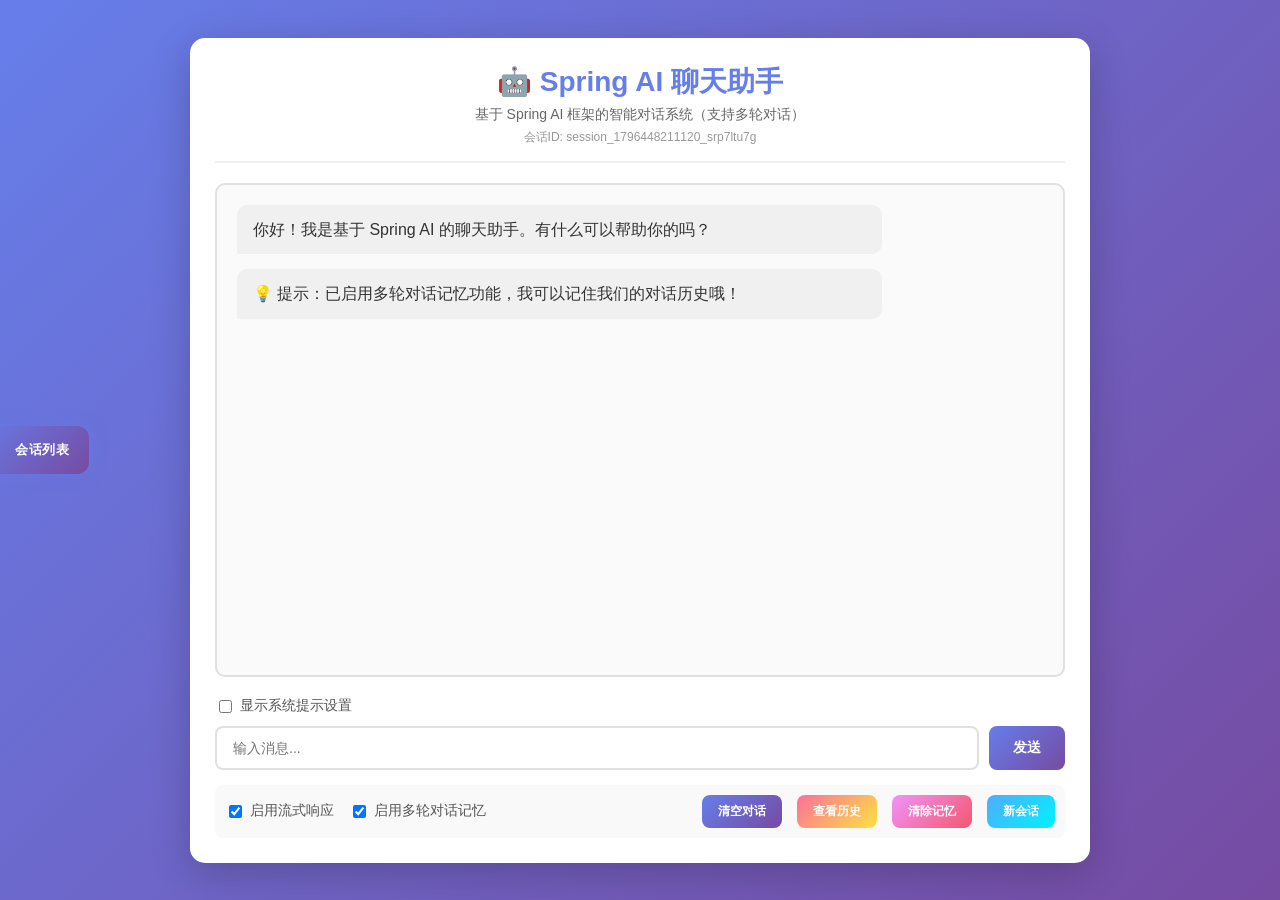
<file: src/main/resources/static/spring-ai-chat.html>
<!DOCTYPE html>
<html lang="zh-CN">
<head>
    <meta charset="UTF-8">
    <meta name="viewport" content="width=device-width, initial-scale=1.0">
    <title>Spring AI 聊天</title>
    <style>
        body {
            font-family: 'Segoe UI', Tahoma, Geneva, Verdana, sans-serif;
            margin: 0;
            padding: 0;
            background: linear-gradient(135deg, #667eea 0%, #764ba2 100%);
            min-height: 100vh;
            display: flex;
            justify-content: center;
            align-items: center;
        }
        .main-wrapper {
            width: 100%;
            max-width: 900px;
            padding: 20px;
            position: relative;
            transition: margin-left 0.3s ease;
        }
        .main-wrapper.sidebar-open {
            margin-left: 280px;
        }
        .chat-container {
            background: white;
            border-radius: 15px;
            padding: 25px;
            box-shadow: 0 10px 40px rgba(0,0,0,0.2);
        }
        .header {
            text-align: center;
            margin-bottom: 20px;
            padding-bottom: 15px;
            border-bottom: 2px solid #f0f0f0;
        }
        .header h1 {
            color: #667eea;
            margin: 0;
            font-size: 28px;
        }
        .header p {
            color: #666;
            margin: 5px 0 0 0;
            font-size: 14px;
        }
        .messages {
            height: 450px;
            overflow-y: auto;
            border: 2px solid #e0e0e0;
            padding: 20px;
            margin-bottom: 20px;
            border-radius: 10px;
            background-color: #fafafa;
        }
        .message {
            margin-bottom: 15px;
            padding: 12px 16px;
            border-radius: 10px;
            line-height: 1.6;
            animation: fadeIn 0.3s ease-in;
        }
        @keyframes fadeIn {
            from { opacity: 0; transform: translateY(10px); }
            to { opacity: 1; transform: translateY(0); }
        }
        .user-message {
            background: linear-gradient(135deg, #667eea 0%, #764ba2 100%);
            color: white;
            margin-left: 20%;
            border-bottom-right-radius: 2px;
        }
        .ai-message {
            background-color: #f0f0f0;
            color: #333;
            margin-right: 20%;
            border-bottom-left-radius: 2px;
        }
        .input-area {
            display: flex;
            gap: 10px;
            margin-bottom: 15px;
        }
        #messageInput {
            flex: 1;
            padding: 12px 16px;
            border: 2px solid #e0e0e0;
            border-radius: 8px;
            font-size: 14px;
            transition: border-color 0.3s;
        }
        #messageInput:focus {
            outline: none;
            border-color: #667eea;
        }
        button {
            padding: 12px 24px;
            background: linear-gradient(135deg, #667eea 0%, #764ba2 100%);
            color: white;
            border: none;
            border-radius: 8px;
            cursor: pointer;
            font-size: 14px;
            font-weight: bold;
            transition: transform 0.2s, box-shadow 0.2s;
        }
        button:hover {
            transform: translateY(-2px);
            box-shadow: 0 5px 15px rgba(102, 126, 234, 0.4);
        }
        button:active {
            transform: translateY(0);
        }
        button:disabled {
            background: #cccccc;
            cursor: not-allowed;
            transform: none;
            box-shadow: none;
        }
        .options {
            display: flex;
            justify-content: space-between;
            align-items: center;
            padding: 10px;
            background-color: #f9f9f9;
            border-radius: 8px;
        }
        .option-group {
            display: flex;
            align-items: center;
            gap: 15px;
        }
        label {
            display: flex;
            align-items: center;
            gap: 5px;
            cursor: pointer;
            font-size: 14px;
            color: #555;
        }
        input[type="checkbox"] {
            cursor: pointer;
        }
        .loading {
            text-align: center;
            color: #667eea;
            font-style: italic;
            padding: 10px;
        }
        .streaming-cursor::after {
            content: '|';
            animation: blink 1s infinite;
            color: #667eea;
        }
        @keyframes blink {
            0%, 50% { opacity: 1; }
            51%, 100% { opacity: 0; }
        }
        .system-prompt-input {
            width: 100%;
            padding: 10px;
            border: 2px solid #e0e0e0;
            border-radius: 8px;
            margin-bottom: 15px;
            font-size: 14px;
            resize: vertical;
        }
        .system-prompt-input:focus {
            outline: none;
            border-color: #667eea;
        }
        .toggle-system-prompt {
            margin-bottom: 10px;
        }
        /* 历史查看弹窗样式 */
        .history-modal {
            display: none;
            position: fixed;
            top: 0;
            left: 0;
            width: 100%;
            height: 100%;
            background-color: rgba(0, 0, 0, 0.5);
            z-index: 1000;
            justify-content: center;
            align-items: center;
        }
        .history-modal.active {
            display: flex;
        }
        .history-content {
            background: white;
            border-radius: 15px;
            padding: 25px;
            max-width: 800px;
            width: 90%;
            max-height: 80vh;
            overflow-y: auto;
            box-shadow: 0 10px 40px rgba(0,0,0,0.3);
        }
        .history-header {
            display: flex;
            justify-content: space-between;
            align-items: center;
            margin-bottom: 20px;
            padding-bottom: 15px;
            border-bottom: 2px solid #f0f0f0;
        }
        .history-header h2 {
            margin: 0;
            color: #667eea;
            font-size: 24px;
        }
        .close-btn {
            background: transparent;
            color: #999;
            border: 2px solid #e0e0e0;
            border-radius: 50%;
            width: 36px;
            height: 36px;
            cursor: pointer;
            font-size: 18px;
            line-height: 1;
            display: flex;
            align-items: center;
            justify-content: center;
            padding: 0;
            transition: all 0.3s ease;
            position: relative;
        }
        .close-btn::before,
        .close-btn::after {
            content: '';
            position: absolute;
            width: 14px;
            height: 2px;
            background-color: currentColor;
            transition: all 0.3s ease;
        }
        .close-btn::before {
            transform: rotate(45deg);
        }
        .close-btn::after {
            transform: rotate(-45deg);
        }
        .close-btn:hover {
            border-color: #ff6b6b;
            color: #ff6b6b;
            transform: rotate(90deg);
        }
        .sidebar-close-btn {
            background: linear-gradient(135deg, #667eea 0%, #764ba2 100%);
            color: white;
            border: none;
            border-radius: 50%;
            width: 40px;
            height: 40px;
            cursor: pointer;
            font-size: 20px;
            line-height: 1;
            display: flex;
            align-items: center;
            justify-content: center;
            padding: 0;
            transition: all 0.3s ease;
            position: relative;
            box-shadow: 0 2px 8px rgba(102, 126, 234, 0.3);
        }
        .sidebar-close-btn::before,
        .sidebar-close-btn::after {
            content: '';
            position: absolute;
            width: 16px;
            height: 2px;
            background-color: white;
            transition: all 0.3s ease;
        }
        .sidebar-close-btn::before {
            transform: rotate(45deg);
        }
        .sidebar-close-btn::after {
            transform: rotate(-45deg);
        }
        .sidebar-close-btn:hover {
            transform: rotate(90deg) scale(1.1);
            box-shadow: 0 4px 12px rgba(102, 126, 234, 0.5);
        }
        .history-item {
            padding: 12px;
            margin-bottom: 10px;
            border-radius: 8px;
            border-left: 4px solid #667eea;
        }
        .history-item.user {
            background-color: #e3f2fd;
            border-left-color: #2196f3;
        }
        .history-item.assistant {
            background-color: #f1f8e9;
            border-left-color: #4caf50;
        }
        .history-role {
            font-weight: bold;
            margin-bottom: 5px;
            color: #666;
        }
        .history-text {
            color: #333;
            line-height: 1.6;
        }
        /* 会话侧边栏样式 */
        .sidebar-overlay {
            position: fixed;
            top: 0;
            left: 0;
            width: 100%;
            height: 100%;
            background: rgba(0, 0, 0, 0.3);
            opacity: 0;
            visibility: hidden;
            transition: all 0.3s ease;
            z-index: 998;
        }
        .sidebar-overlay.active {
            opacity: 1;
            visibility: visible;
        }
        .sidebar {
            position: fixed;
            left: -100%;
            top: 0;
            width: 300px;
            height: 100%;
            background: white;
            box-shadow: 2px 0 15px rgba(0,0,0,0.2);
            transition: left 0.3s ease;
            z-index: 999;
            padding: 20px;
            overflow-y: auto;
        }
        .sidebar.active {
            left: 0;
        }
        .sidebar-header {
            display: flex;
            justify-content: space-between;
            align-items: center;
            margin-bottom: 20px;
            padding-bottom: 15px;
            border-bottom: 2px solid #f0f0f0;
        }
        .sidebar-header h3 {
            margin: 0;
            color: #667eea;
        }
        .session-item {
            padding: 12px;
            margin-bottom: 8px;
            border-radius: 8px;
            cursor: pointer;
            transition: all 0.2s;
            border: 1px solid #e0e0e0;
        }
        .session-item:hover {
            background-color: #f5f5f5;
            border-color: #667eea;
        }
        .session-item.active {
            background: linear-gradient(135deg, #667eea 0%, #764ba2 100%);
            color: white;
            border-color: transparent;
        }
        .session-title {
            font-weight: bold;
            margin-bottom: 4px;
            white-space: nowrap;
            overflow: hidden;
            text-overflow: ellipsis;
        }
        .session-id {
            font-size: 10px;
            opacity: 0.7;
        }
        .toggle-sidebar-btn {
            position: fixed;
            left: -35px;
            top: 50%;
            transform: translateY(-50%);
            z-index: 1001;
            padding: 15px 20px 15px 50px;
            background: linear-gradient(135deg, #667eea 0%, #764ba2 100%);
            color: white;
            border-radius: 0 12px 12px 0;
            box-shadow: 3px 0 15px rgba(102, 126, 234, 0.4);
            cursor: pointer;
            transition: all 0.3s cubic-bezier(0.4, 0, 0.2, 1);
            font-weight: bold;
            border: none;
            font-size: 13px;
            letter-spacing: 0.5px;
            will-change: transform, left;
        }
        .toggle-sidebar-btn::before {
            content: '📋';
            position: absolute;
            left: 15px;
            top: 50%;
            transform: translateY(-50%);
            font-size: 18px;
            transition: transform 0.3s ease;
        }
        .toggle-sidebar-btn:hover {
            left: 0;
            transform: translateY(-50%) translateX(0);
            box-shadow: 5px 0 25px rgba(102, 126, 234, 0.6);
        }
        .toggle-sidebar-btn:hover::before {
            transform: translateY(-50%) scale(1.2) translateX(5px);
        }
        /* 侧边栏打开时隐藏切换按钮 */
        .sidebar.active ~ .toggle-sidebar-btn {
            left: 300px;
            opacity: 0;
            pointer-events: none;
        }
    </style>
</head>
<body>
    <!-- 遮罩层 -->
    <div id="sidebarOverlay" class="sidebar-overlay" onclick="toggleSidebar()"></div>

    <!-- 会话侧边栏 -->
    <div id="sessionSidebar" class="sidebar">
        <div class="sidebar-header">
            <h3>💬 历史会话</h3>
            <button class="sidebar-close-btn" onclick="toggleSidebar()"></button>
        </div>
        <div id="sessionList"></div>
    </div>

    <!-- 切换按钮 -->
    <button class="toggle-sidebar-btn" onclick="toggleSidebar()">会话列表</button>

    <div class="main-wrapper">
        <div class="chat-container">
        <div class="header">
            <h1>🤖 Spring AI 聊天助手</h1>
            <p>基于 Spring AI 框架的智能对话系统（支持多轮对话）</p>
            <p style="font-size: 12px; color: #999; margin-top: 5px;">会话ID: <span id="sessionId">加载中...</span></p>
        </div>
        
        <div class="messages" id="messages"></div>
        
        <div class="toggle-system-prompt">
            <label>
                <input type="checkbox" id="showSystemPrompt" onchange="toggleSystemPrompt()"> 
                显示系统提示设置
            </label>
        </div>
        
        <div id="systemPromptContainer" style="display: none;">
            <textarea 
                id="systemPromptInput" 
                class="system-prompt-input" 
                rows="2"
                placeholder="输入系统提示（可选），例如：你是一个专业的编程助手">你是一个有用的AI助手</textarea>
        </div>
        
        <div class="input-area">
            <input type="text" id="messageInput" placeholder="输入消息..." />
            <button onclick="sendMessage()" id="sendBtn">发送</button>
        </div>
        
        <div class="options">
            <div class="option-group">
                <label>
                    <input type="checkbox" id="streamMode" checked> 
                    启用流式响应
                </label>
                <label>
                    <input type="checkbox" id="enableMemory" checked> 
                    启用多轮对话记忆
                </label>
            </div>
            <div class="option-group">
                <button onclick="clearMessages()" style="padding: 8px 16px; font-size: 12px;">清空对话</button>
                <button onclick="viewHistory()" style="padding: 8px 16px; font-size: 12px; background: linear-gradient(135deg, #fa709a 0%, #fee140 100%);">查看历史</button>
                <button onclick="clearSessionMemory()" style="padding: 8px 16px; font-size: 12px; background: linear-gradient(135deg, #f093fb 0%, #f5576c 100%);">清除记忆</button>
                <button onclick="newSession()" style="padding: 8px 16px; font-size: 12px; background: linear-gradient(135deg, #4facfe 0%, #00f2fe 100%);">新会话</button>
            </div>
        </div>
    </div>

    <!-- 遮罩层 -->
    <div id="sidebarOverlay" class="sidebar-overlay" onclick="toggleSidebar()"></div>

    <!-- 历史查看弹窗 -->
    <div id="historyModal" class="history-modal">
        <div class="history-content">
            <div class="history-header">
                <h2>📜 对话历史</h2>
                <button class="close-btn" onclick="closeHistory()">✕</button>
            </div>
            <div id="historyList"></div>
        </div>
    </div>

    <script>
        // API 基础路径
        const API_BASE = '/api/spring-ai';
        
        // 生成或获取会话ID
        let currentSessionId = localStorage.getItem('chat_session_id');
        if (!currentSessionId) {
            currentSessionId = 'session_' + Date.now() + '_' + Math.random().toString(36).substr(2, 9);
            localStorage.setItem('chat_session_id', currentSessionId);
        }
        
        // 显示会话ID
        function updateSessionIdDisplay() {
            const sessionIdElement = document.getElementById('sessionId');
            if (sessionIdElement) {
                sessionIdElement.textContent = currentSessionId;
            }
        }
        
        function toggleSystemPrompt() {
            const container = document.getElementById('systemPromptContainer');
            const checkbox = document.getElementById('showSystemPrompt');
            container.style.display = checkbox.checked ? 'block' : 'none';
        }
        
        function addMessage(text, isUser) {
            const messagesDiv = document.getElementById('messages');
            const messageDiv = document.createElement('div');
            messageDiv.className = `message ${isUser ? 'user-message' : 'ai-message'}`;
            messageDiv.textContent = text;
            messagesDiv.appendChild(messageDiv);
            messagesDiv.scrollTop = messagesDiv.scrollHeight;
            return messageDiv;
        }
        
        function clearMessages() {
            document.getElementById('messages').innerHTML = '';
        }
        
        // 清除会话记忆
        async function clearSessionMemory() {
            try {
                const response = await fetch(`${API_BASE}/clear-memory`, {
                    method: 'POST',
                    headers: {
                        'Content-Type': 'application/json'
                    },
                    body: JSON.stringify({ sessionId: currentSessionId })
                });
                
                const data = await response.json();
                if (data.success) {
                    addMessage('✅ 会话记忆已清除，可以开始新的对话', false);
                }
            } catch (error) {
                console.error('清除记忆失败:', error);
                addMessage('❌ 清除记忆失败: ' + error.message, false);
            }
        }
        
        // 创建新会话
        function newSession() {
            // 生成新的会话ID
            currentSessionId = 'session_' + Date.now() + '_' + Math.random().toString(36).substr(2, 9);
            localStorage.setItem('chat_session_id', currentSessionId);
            updateSessionIdDisplay();
            
            // 清空对话
            clearMessages();
            
            // 显示欢迎消息
            addMessage('✨ 已创建新会话，让我们开始新的对话吧！', false);
        }

        // 查看对话历史
        async function viewHistory() {
            try {
                const response = await fetch(`${API_BASE}/get-history`, {
                    method: 'POST',
                    headers: {
                        'Content-Type': 'application/json'
                    },
                    body: JSON.stringify({ sessionId: currentSessionId })
                });
                
                const data = await response.json();
                const historyList = document.getElementById('historyList');
                
                if (data.history && data.history.length > 0) {
                    let html = `<p style="color: #666; margin-bottom: 15px;">共 ${data.count} 条消息</p>`;
                    
                    data.history.forEach((msg, index) => {
                        const roleClass = msg.role === 'user' ? 'user' : 'assistant';
                        const roleText = msg.role === 'user' ? '👤 用户' : '🤖 AI助手';
                        
                        html += `
                            <div class="history-item ${roleClass}">
                                <div class="history-role">${roleText}</div>
                                <div class="history-text">${escapeHtml(msg.content)}</div>
                            </div>
                        `;
                    });
                    
                    historyList.innerHTML = html;
                } else {
                    historyList.innerHTML = '<p style="text-align: center; color: #999; padding: 40px;">暂无对话历史</p>';
                }
                
                // 显示弹窗
                document.getElementById('historyModal').classList.add('active');
            } catch (error) {
                console.error('获取历史失败:', error);
                alert('获取对话历史失败: ' + error.message);
            }
        }

        // 关闭历史弹窗
        function closeHistory() {
            document.getElementById('historyModal').classList.remove('active');
        }

        // HTML转义函数
        function escapeHtml(text) {
            const div = document.createElement('div');
            div.textContent = text;
            return div.innerHTML;
        }

        // 点击弹窗外部关闭
        document.getElementById('historyModal').addEventListener('click', function(e) {
            if (e.target === this) {
                closeHistory();
            }
        });

        // 切换侧边栏
        function toggleSidebar() {
            const sidebar = document.getElementById('sessionSidebar');
            const overlay = document.getElementById('sidebarOverlay');
            const mainWrapper = document.querySelector('.main-wrapper');
            
            sidebar.classList.toggle('active');
            overlay.classList.toggle('active');
            
            if (sidebar.classList.contains('active')) {
                mainWrapper.style.marginLeft = '300px';
                loadSessionList();
            } else {
                mainWrapper.style.marginLeft = '0';
            }
        }

        // 加载会话列表
        async function loadSessionList() {
            try {
                const response = await fetch(`${API_BASE}/sessions`);
                const data = await response.json();
                const sessionList = document.getElementById('sessionList');
                
                if (data.sessions && data.sessions.length > 0) {
                    let html = '';
                    data.sessions.forEach(session => {
                        const isActive = session.id === currentSessionId ? 'active' : '';
                        html += `
                            <div class="session-item ${isActive}" onclick="switchSession('${session.id}')">
                                <div class="session-title">${escapeHtml(session.title)}</div>
                                <div class="session-id">ID: ${session.id.substring(session.id.length - 8)}</div>
                            </div>
                        `;
                    });
                    sessionList.innerHTML = html;
                } else {
                    sessionList.innerHTML = '<p style="text-align: center; color: #999;">暂无其他会话</p>';
                }
            } catch (error) {
                console.error('加载会话列表失败:', error);
            }
        }

        // 切换会话
        function switchSession(sessionId) {
            currentSessionId = sessionId;
            localStorage.setItem('chat_session_id', currentSessionId);
            updateSessionIdDisplay();
            clearMessages();
            toggleSidebar(); // 关闭侧边栏
            addMessage(`✨ 已切换到会话: ${sessionId.substring(sessionId.length - 8)}`, false);
            
            // 重新加载会话列表以更新高亮状态
            setTimeout(() => loadSessionList(), 300);
        }

        async function sendMessage() {
            const input = document.getElementById('messageInput');
            const sendBtn = document.getElementById('sendBtn');
            const streamMode = document.getElementById('streamMode').checked;
            const useSystemPrompt = document.getElementById('showSystemPrompt').checked;
            const message = input.value.trim();
            
            if (!message) return;
            
            // 添加用户消息
            addMessage(message, true);
            input.value = '';
            
            // 禁用发送按钮
            sendBtn.disabled = true;
            sendBtn.textContent = '发送中...';
            
            // 显示加载状态
            const messagesDiv = document.getElementById('messages');
            const loadingDiv = document.createElement('div');
            loadingDiv.className = 'loading';
            loadingDiv.textContent = 'AI正在思考...';
            loadingDiv.id = 'loading';
            messagesDiv.appendChild(loadingDiv);
            
            try {
                if (streamMode) {
                    // 使用流式响应
                    await sendStreamMessage(message, useSystemPrompt);
                } else {
                    // 使用普通响应
                    await sendNormalMessage(message, useSystemPrompt);
                }
            } catch (error) {
                const loadingElement = document.getElementById('loading');
                if (loadingElement) loadingElement.remove();
                addMessage('请求失败: ' + error.message, false);
            } finally {
                sendBtn.disabled = false;
                sendBtn.textContent = '发送';
            }
        }
        
        async function sendNormalMessage(message, useSystemPrompt) {
            let url, body;
            const enableMemory = document.getElementById('enableMemory').checked;
            
            if (useSystemPrompt) {
                const systemPrompt = document.getElementById('systemPromptInput').value || '你是一个有用的AI助手';
                if (enableMemory) {
                    url = `${API_BASE}/chat-with-memory-and-system`;
                    body = JSON.stringify({ 
                        sessionId: currentSessionId,
                        systemMessage: systemPrompt,
                        userMessage: message 
                    });
                } else {
                    url = `${API_BASE}/chat-with-system`;
                    body = JSON.stringify({ 
                        systemMessage: systemPrompt,
                        userMessage: message 
                    });
                }
            } else {
                if (enableMemory) {
                    url = `${API_BASE}/chat-with-memory`;
                    body = JSON.stringify({ 
                        sessionId: currentSessionId,
                        message: message 
                    });
                } else {
                    url = `${API_BASE}/chat`;
                    body = JSON.stringify({ message: message });
                }
            }
            
            const response = await fetch(url, {
                method: 'POST',
                headers: {
                    'Content-Type': 'application/json'
                },
                body: body
            });
            
            const data = await response.json();
            
            // 移除加载提示
            const loadingElement = document.getElementById('loading');
            if (loadingElement) loadingElement.remove();
            
            if (data.response) {
                addMessage(data.response, false);
            } else if (data.error) {
                addMessage('错误: ' + data.error, false);
            }
        }
        
        async function sendStreamMessage(message, useSystemPrompt) {
            // 创建空的AI消息容器
            const aiMessageDiv = addMessage('', false);
            aiMessageDiv.classList.add('streaming-cursor');
            
            // 移除加载提示
            const loadingElement = document.getElementById('loading');
            if (loadingElement) loadingElement.remove();
            
            const enableMemory = document.getElementById('enableMemory').checked;
            let url, body;
            
            if (useSystemPrompt) {
                const systemPrompt = document.getElementById('systemPromptInput').value || '你是一个有用的AI助手';
                if (enableMemory) {
                    url = `${API_BASE}/chat-stream-with-memory-and-system`;
                    body = JSON.stringify({ 
                        sessionId: currentSessionId,
                        systemMessage: systemPrompt,
                        userMessage: message 
                    });
                } else {
                    url = `${API_BASE}/chat-stream-with-system`;
                    body = JSON.stringify({ 
                        systemMessage: systemPrompt,
                        userMessage: message 
                    });
                }
            } else {
                if (enableMemory) {
                    url = `${API_BASE}/chat-stream-with-memory`;
                    body = JSON.stringify({ 
                        sessionId: currentSessionId,
                        message: message 
                    });
                } else {
                    url = `${API_BASE}/chat-stream`;
                    body = JSON.stringify({ message: message });
                }
            }
            
            // 使用 fetch + ReadableStream 处理流式响应
            const response = await fetch(url, {
                method: 'POST',
                headers: {
                    'Content-Type': 'application/json'
                },
                body: body
            });
            
            if (!response.ok) {
                throw new Error(`HTTP error! status: ${response.status}`);
            }
            
            const reader = response.body.getReader();
            const decoder = new TextDecoder('utf-8');
            let accumulatedText = '';
            let buffer = ''; // 添加缓冲区处理不完整的数据行
            
            try {
                while (true) {
                    const { done, value } = await reader.read();
                    if (done) break;
                    
                    const chunk = decoder.decode(value, { stream: true });
                    buffer += chunk; // 将新数据添加到缓冲区
                    
                    // 按行分割缓冲区
                    const lines = buffer.split('\n');
                    // 保留最后一个不完整的行在缓冲区中
                    buffer = lines.pop() || '';
                    
                    // 处理完整的行
                    for (const line of lines) {
                        const trimmedLine = line.trim();
                        if (trimmedLine.startsWith('data:')) {
                            // 支持 "data:" 和 "data: " 两种格式
                            const data = trimmedLine.startsWith('data: ') 
                                ? trimmedLine.slice(6) 
                                : trimmedLine.slice(5);
                            if (data && data !== '[DONE]') {
                                accumulatedText += data;
                                aiMessageDiv.textContent = accumulatedText;
                                // 滚动到底部
                                const messagesDiv = document.getElementById('messages');
                                messagesDiv.scrollTop = messagesDiv.scrollHeight;
                            }
                        }
                    }
                }
                
                // 处理缓冲区中剩余的数据
                if (buffer.trim()) {
                    const trimmedLine = buffer.trim();
                    if (trimmedLine.startsWith('data: ')) {
                        const data = trimmedLine.slice(6);
                        if (data && data !== '[DONE]') {
                            accumulatedText += data;
                            aiMessageDiv.textContent = accumulatedText;
                        }
                    }
                }
            } finally {
                reader.releaseLock();
                aiMessageDiv.classList.remove('streaming-cursor');
            }
        }

        // 按回车键发送消息
        document.getElementById('messageInput').addEventListener('keypress', function(e) {
            if (e.key === 'Enter') {
                sendMessage();
            }
        });
        
        // 页面加载时显示欢迎消息
        window.onload = function() {
            updateSessionIdDisplay();
            addMessage('你好！我是基于 Spring AI 的聊天助手。有什么可以帮助你的吗？', false);
            addMessage('💡 提示：已启用多轮对话记忆功能，我可以记住我们的对话历史哦！', false);
        };
    </script>
</body>
</html>
</file>
<file: css/site.css>
/* You can override this file with your own styles */
</file>
<file: css/print.css>
/*
 * Licensed to the Apache Software Foundation (ASF) under one
 * or more contributor license agreements.  See the NOTICE file
 * distributed with this work for additional information
 * regarding copyright ownership.  The ASF licenses this file
 * to you under the Apache License, Version 2.0 (the
 * "License"); you may not use this file except in compliance
 * with the License.  You may obtain a copy of the License at
 *
 *   http://www.apache.org/licenses/LICENSE-2.0
 *
 * Unless required by applicable law or agreed to in writing,
 * software distributed under the License is distributed on an
 * "AS IS" BASIS, WITHOUT WARRANTIES OR CONDITIONS OF ANY
 * KIND, either express or implied.  See the License for the
 * specific language governing permissions and limitations
 * under the License.
 */

#banner,
#footer,
#leftcol,
#breadcrumbs,
.docs #toc,
.docs .courtesylinks,
#leftColumn,
#navColumn {
  display: none !important;
}

#bodyColumn,
body.docs div.docs {
  margin: 0 !important;
  border: none !important;
}
</file>
